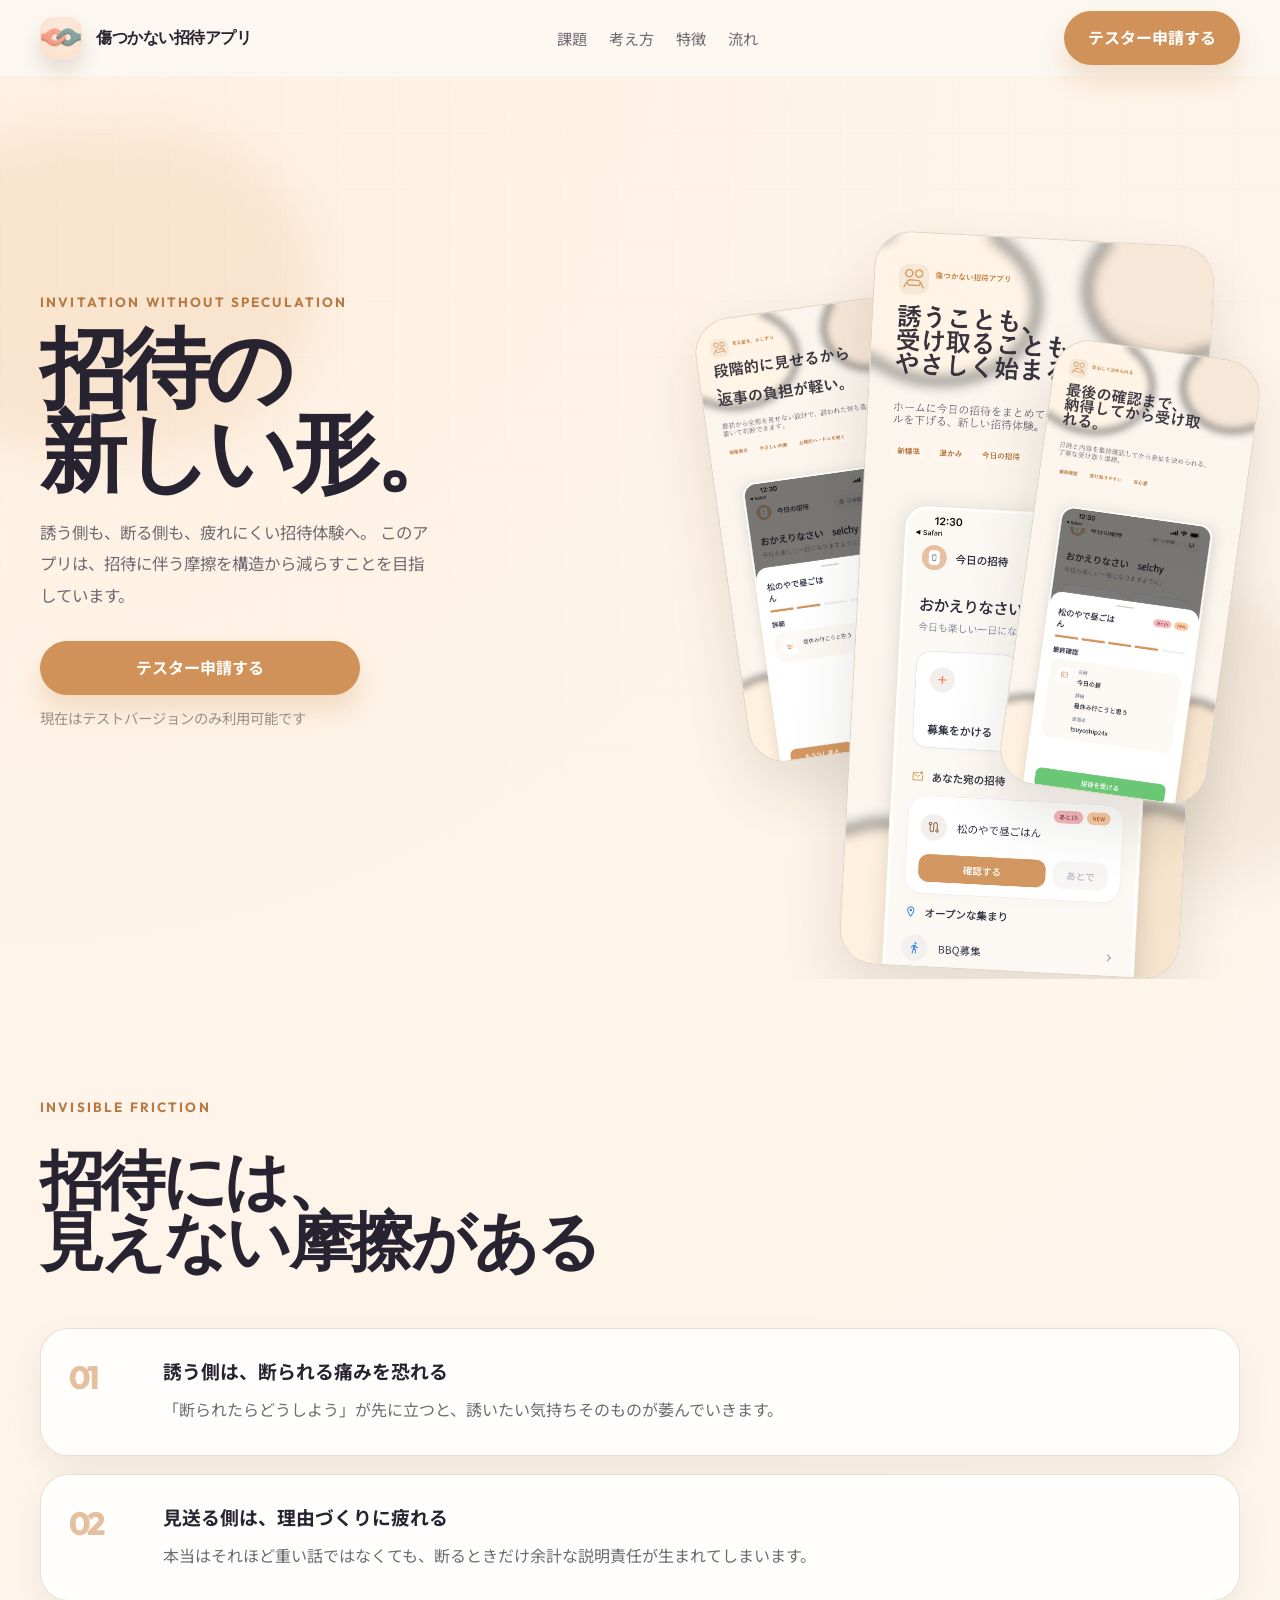
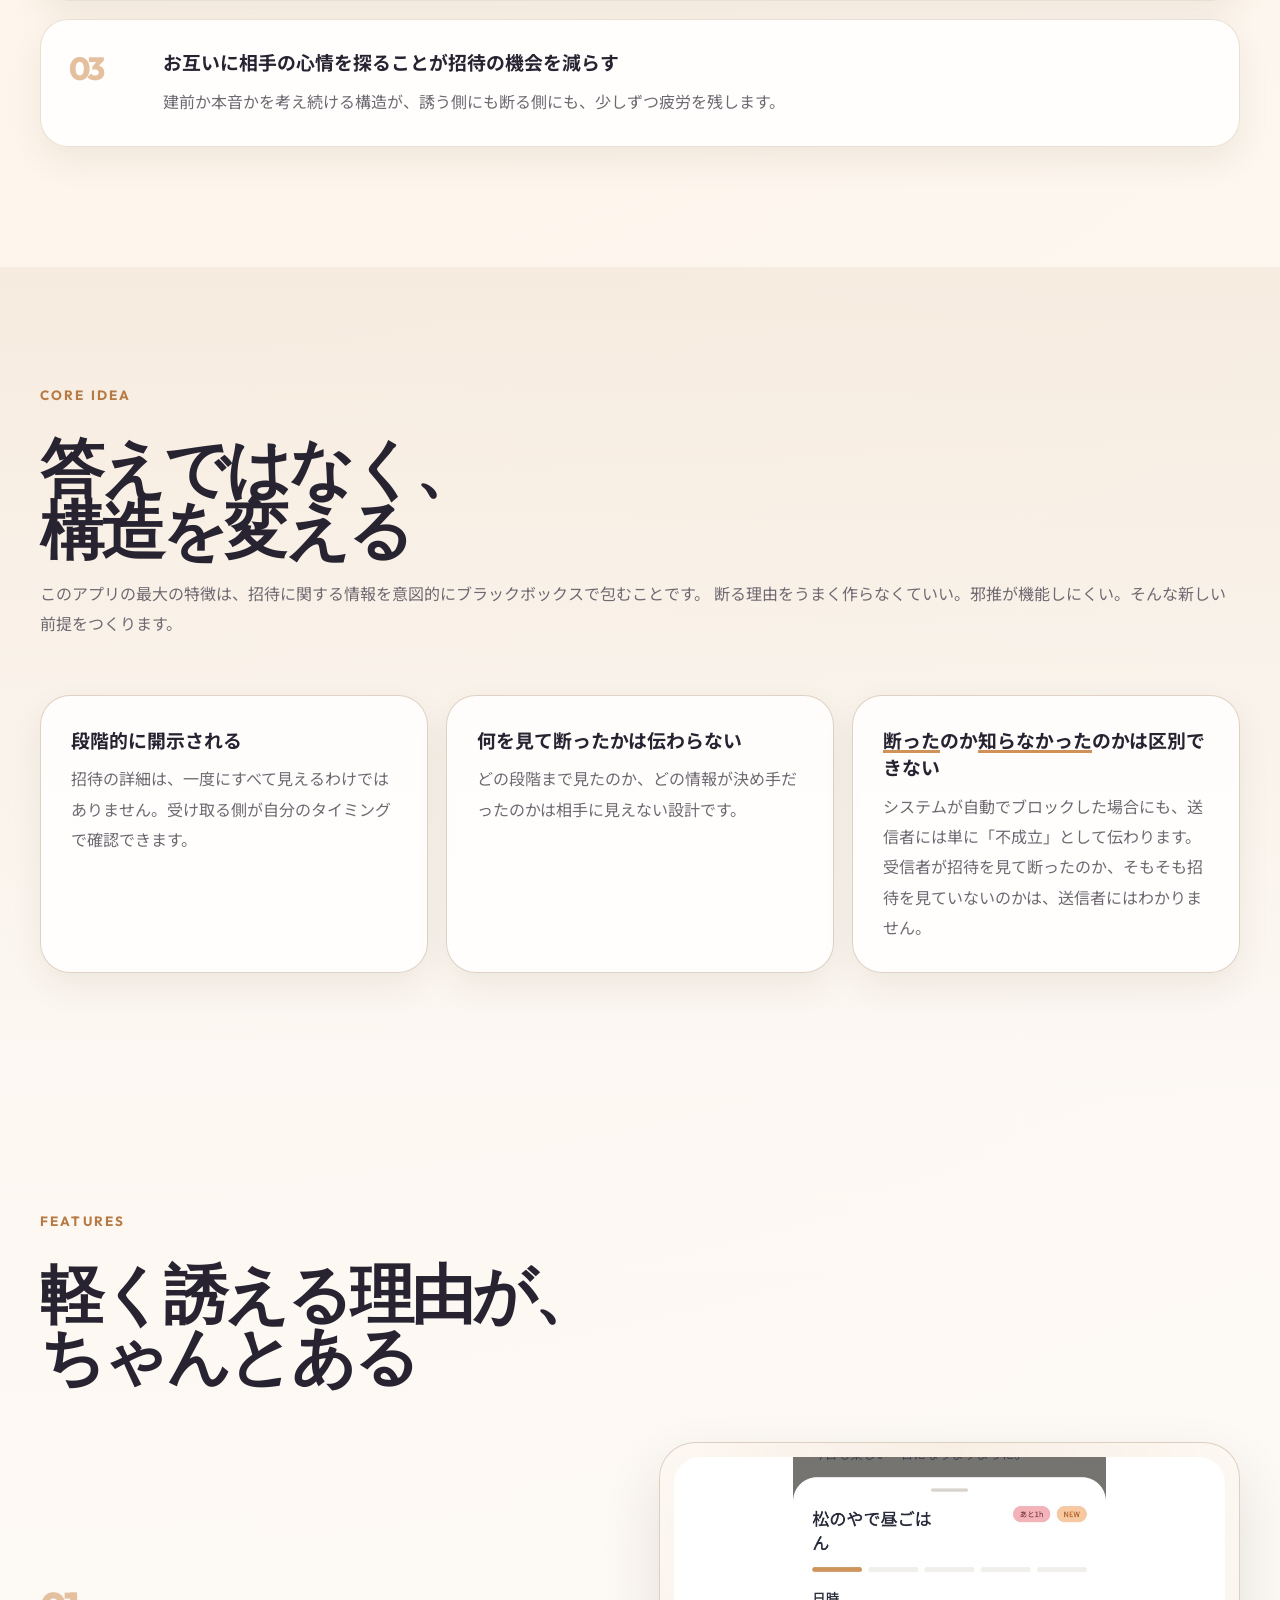
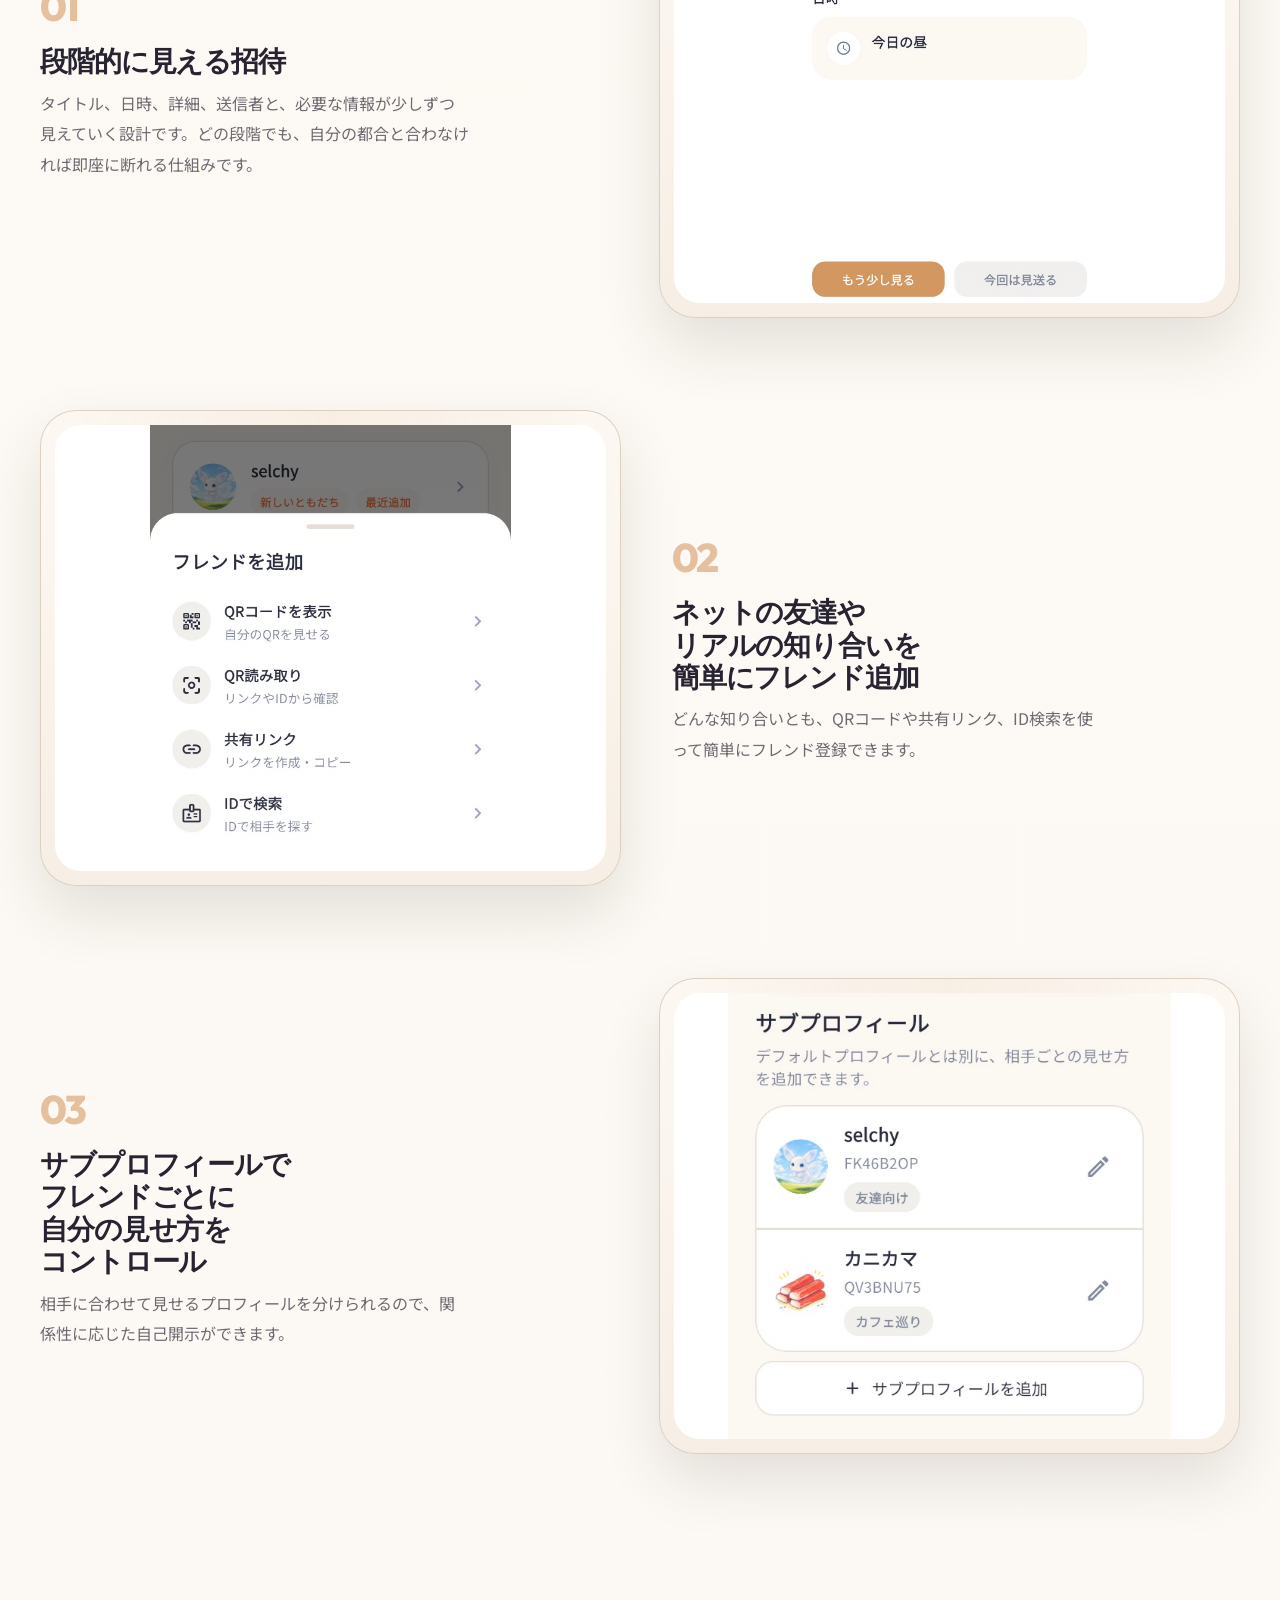
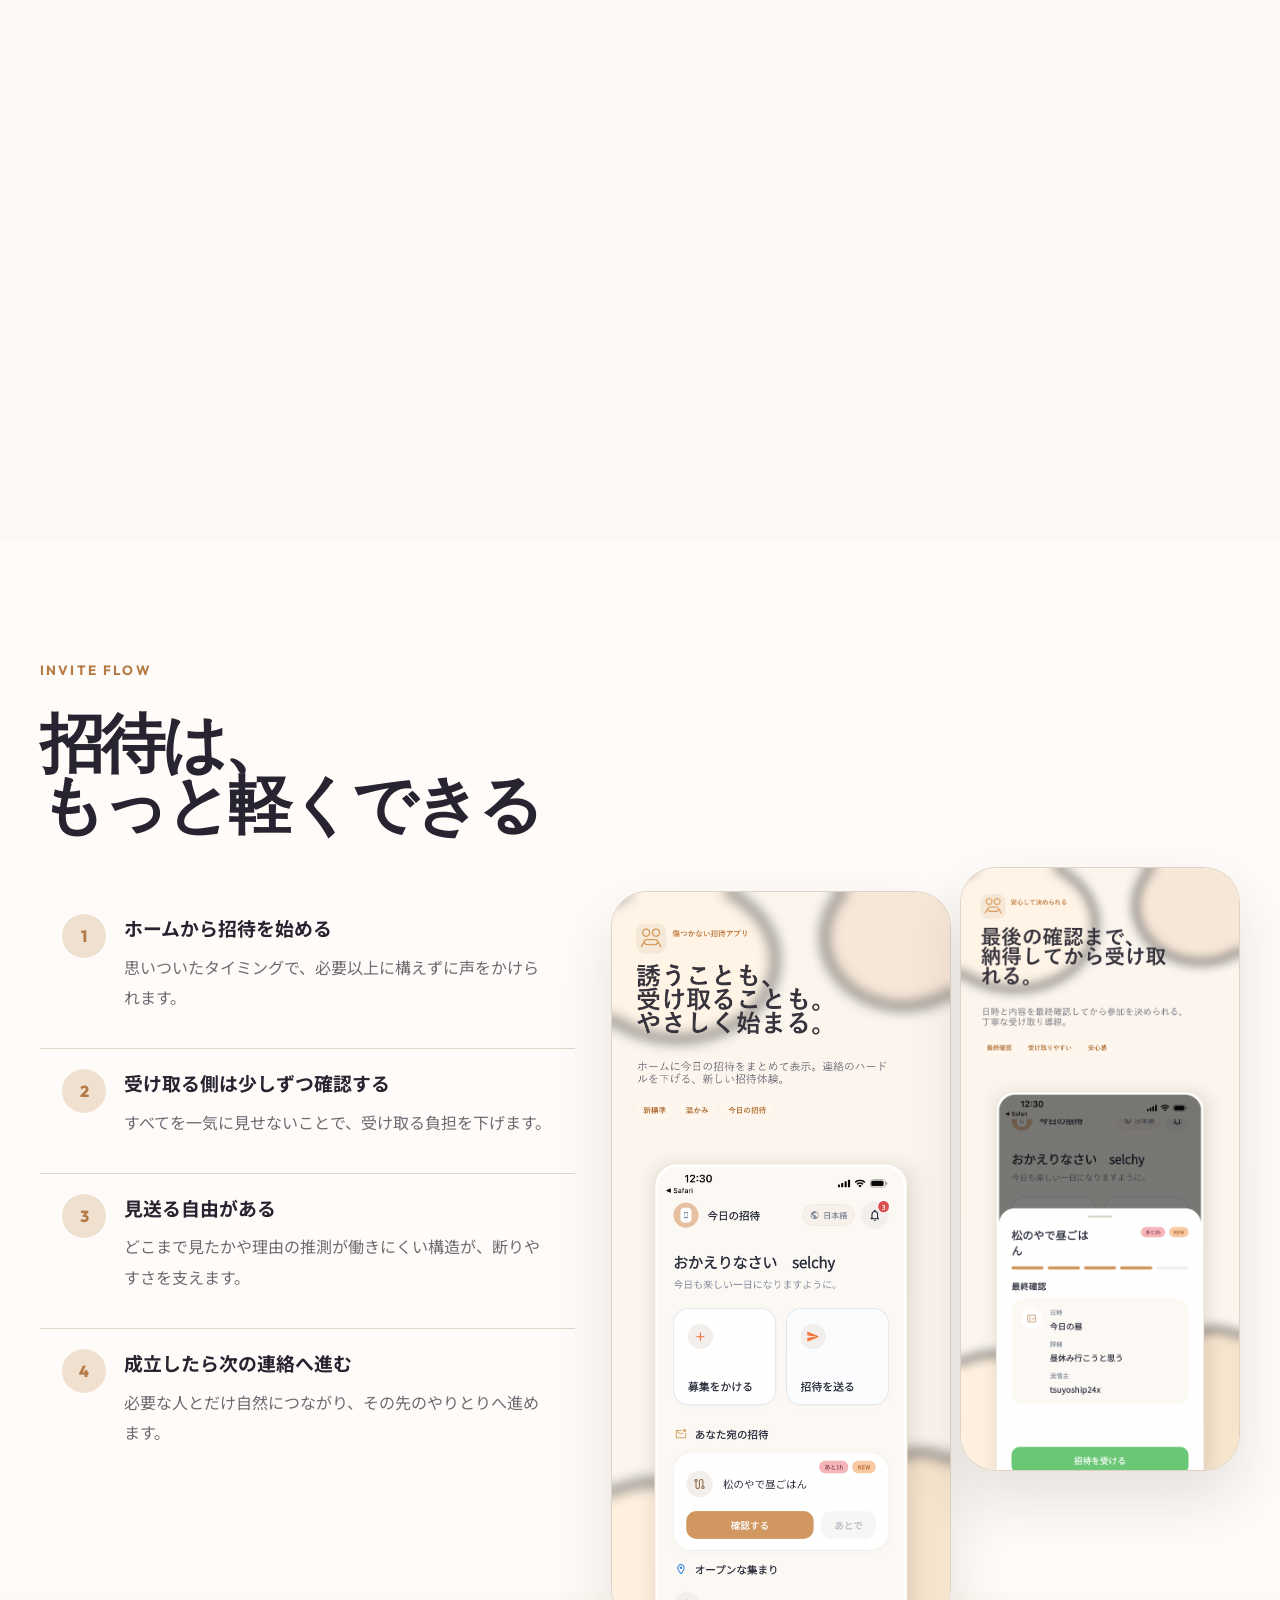
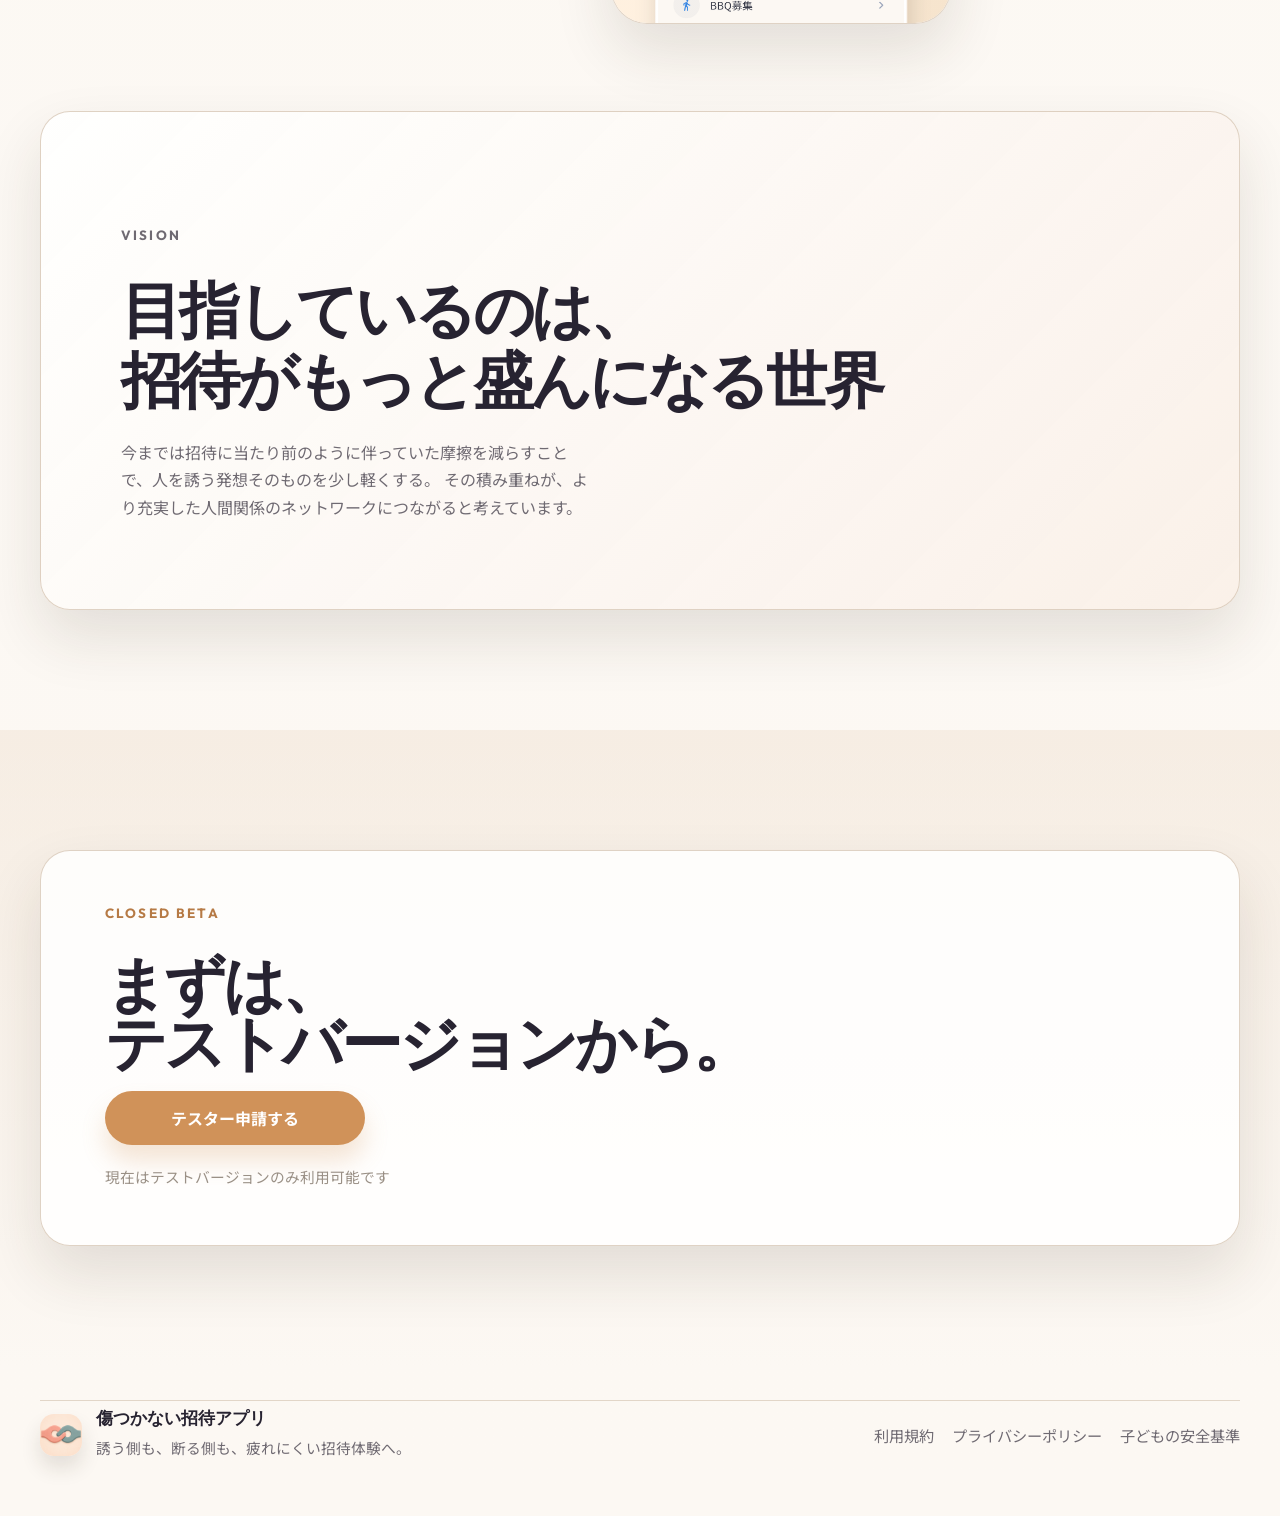
<file: index.html>
<!doctype html>
<html lang="ja">
  <head>
    <meta charset="UTF-8" />
    <meta name="viewport" content="width=device-width, initial-scale=1.0" />
    <title>傷つかない招待アプリ | 招待の新しい形</title>
    <meta
      name="description"
      content="招待に伴う摩擦を減らし、誘う側も断る側も疲れにくい関係を目指す招待アプリ。段階的な情報開示、ブラックボックス設計、フレンド追加、サブプロフィール機能を紹介します。"
    />
    <meta name="theme-color" content="#FCF8F3" />
    <link rel="preconnect" href="https://fonts.googleapis.com" />
    <link rel="preconnect" href="https://fonts.gstatic.com" crossorigin />
    <link
      href="https://fonts.googleapis.com/css2?family=Outfit:wght@400;500;600;700;800&family=Noto+Sans+JP:wght@400;500;600;700;800&display=swap"
      rel="stylesheet"
    />
    <script type="module" crossorigin src="./assets/main-Rbc62n8V.js"></script>
    <link rel="stylesheet" crossorigin href="./assets/main-BLRME-yL.css">
  </head>
  <body>
    <div id="root"></div>
  </body>
</html>
</file>
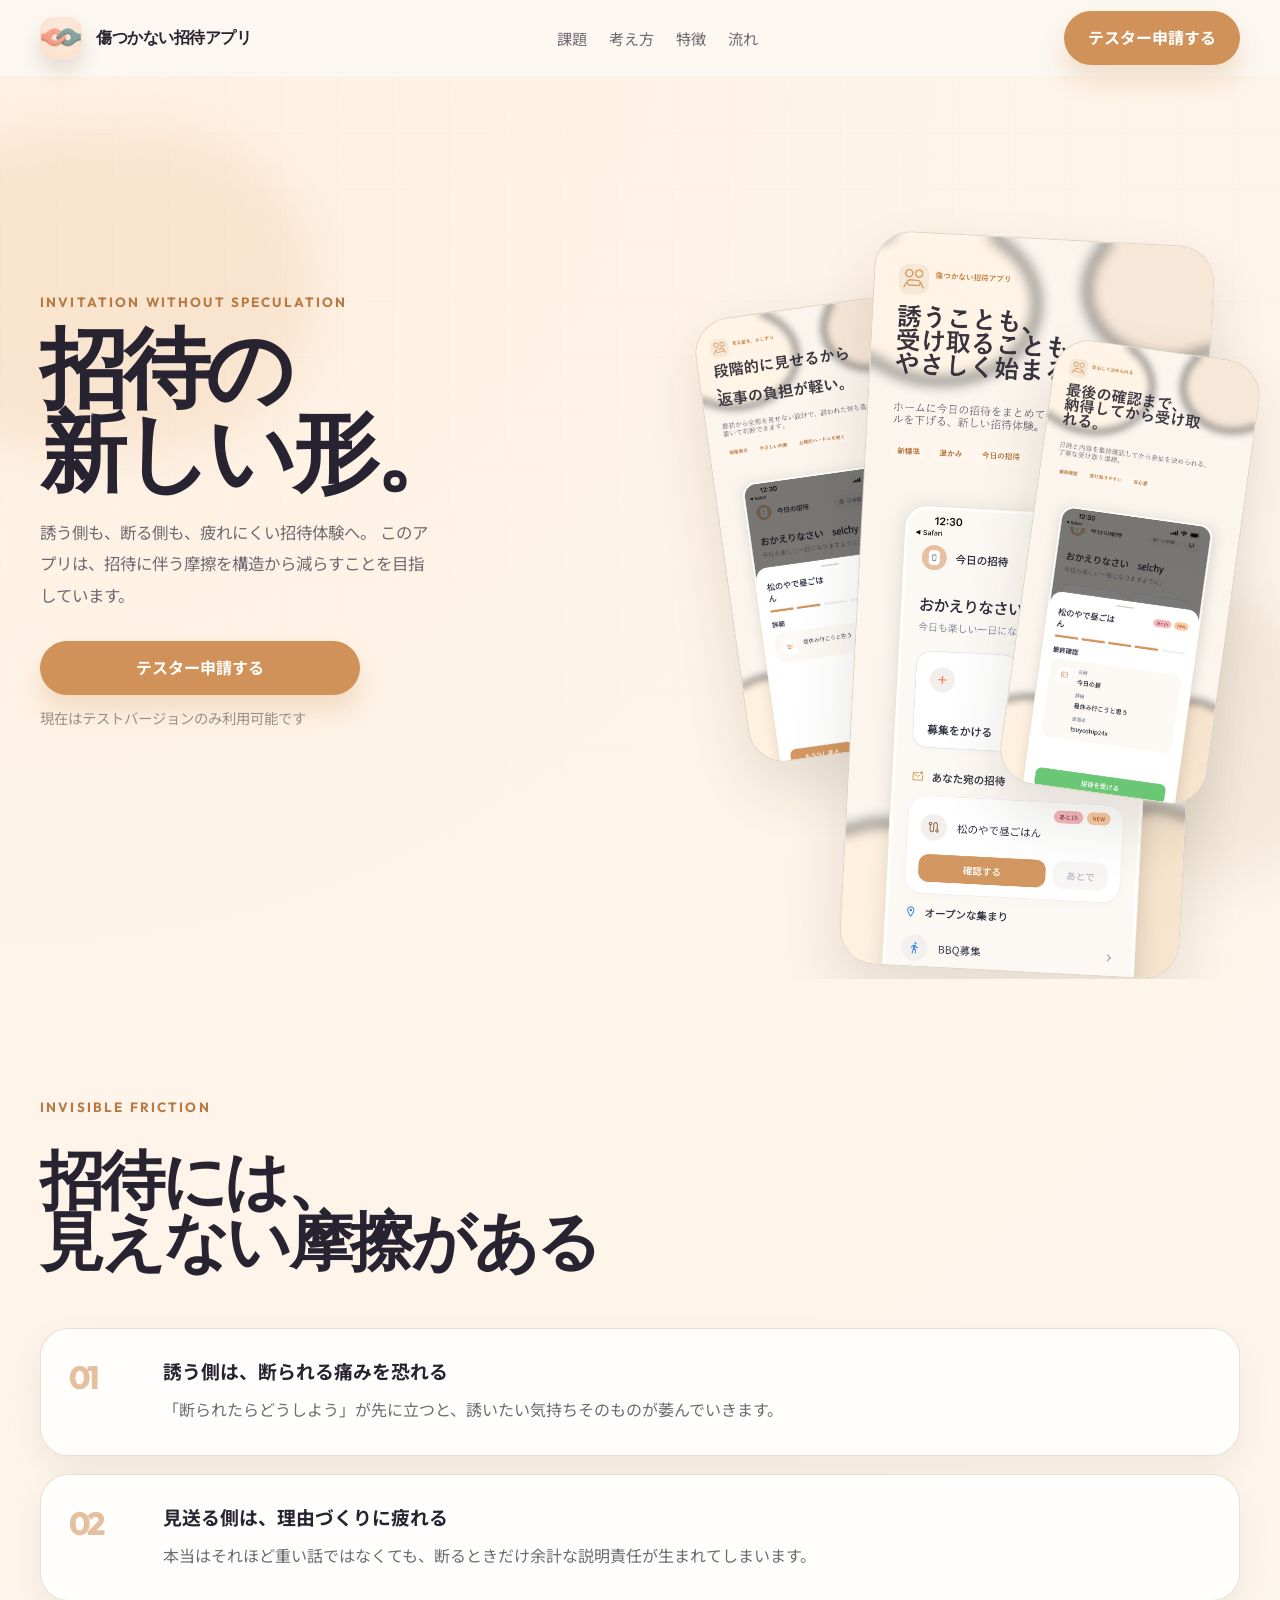
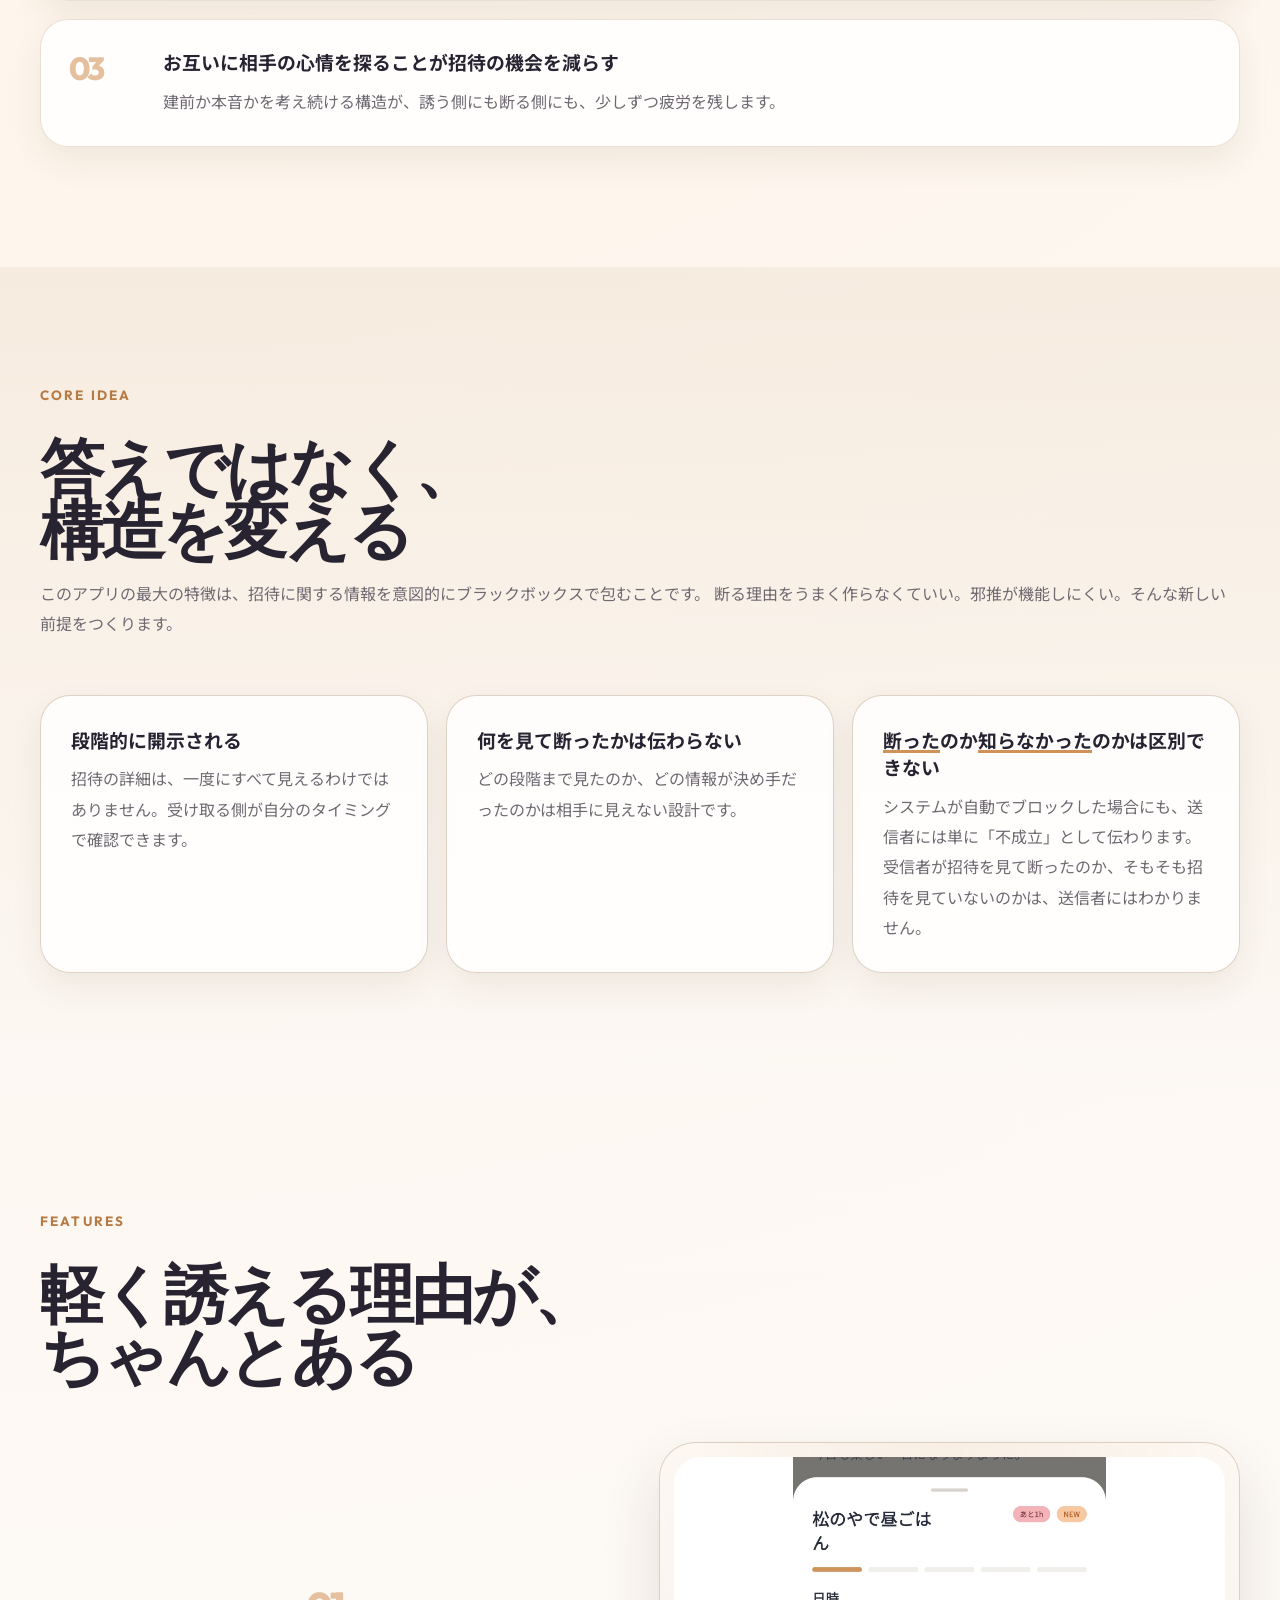
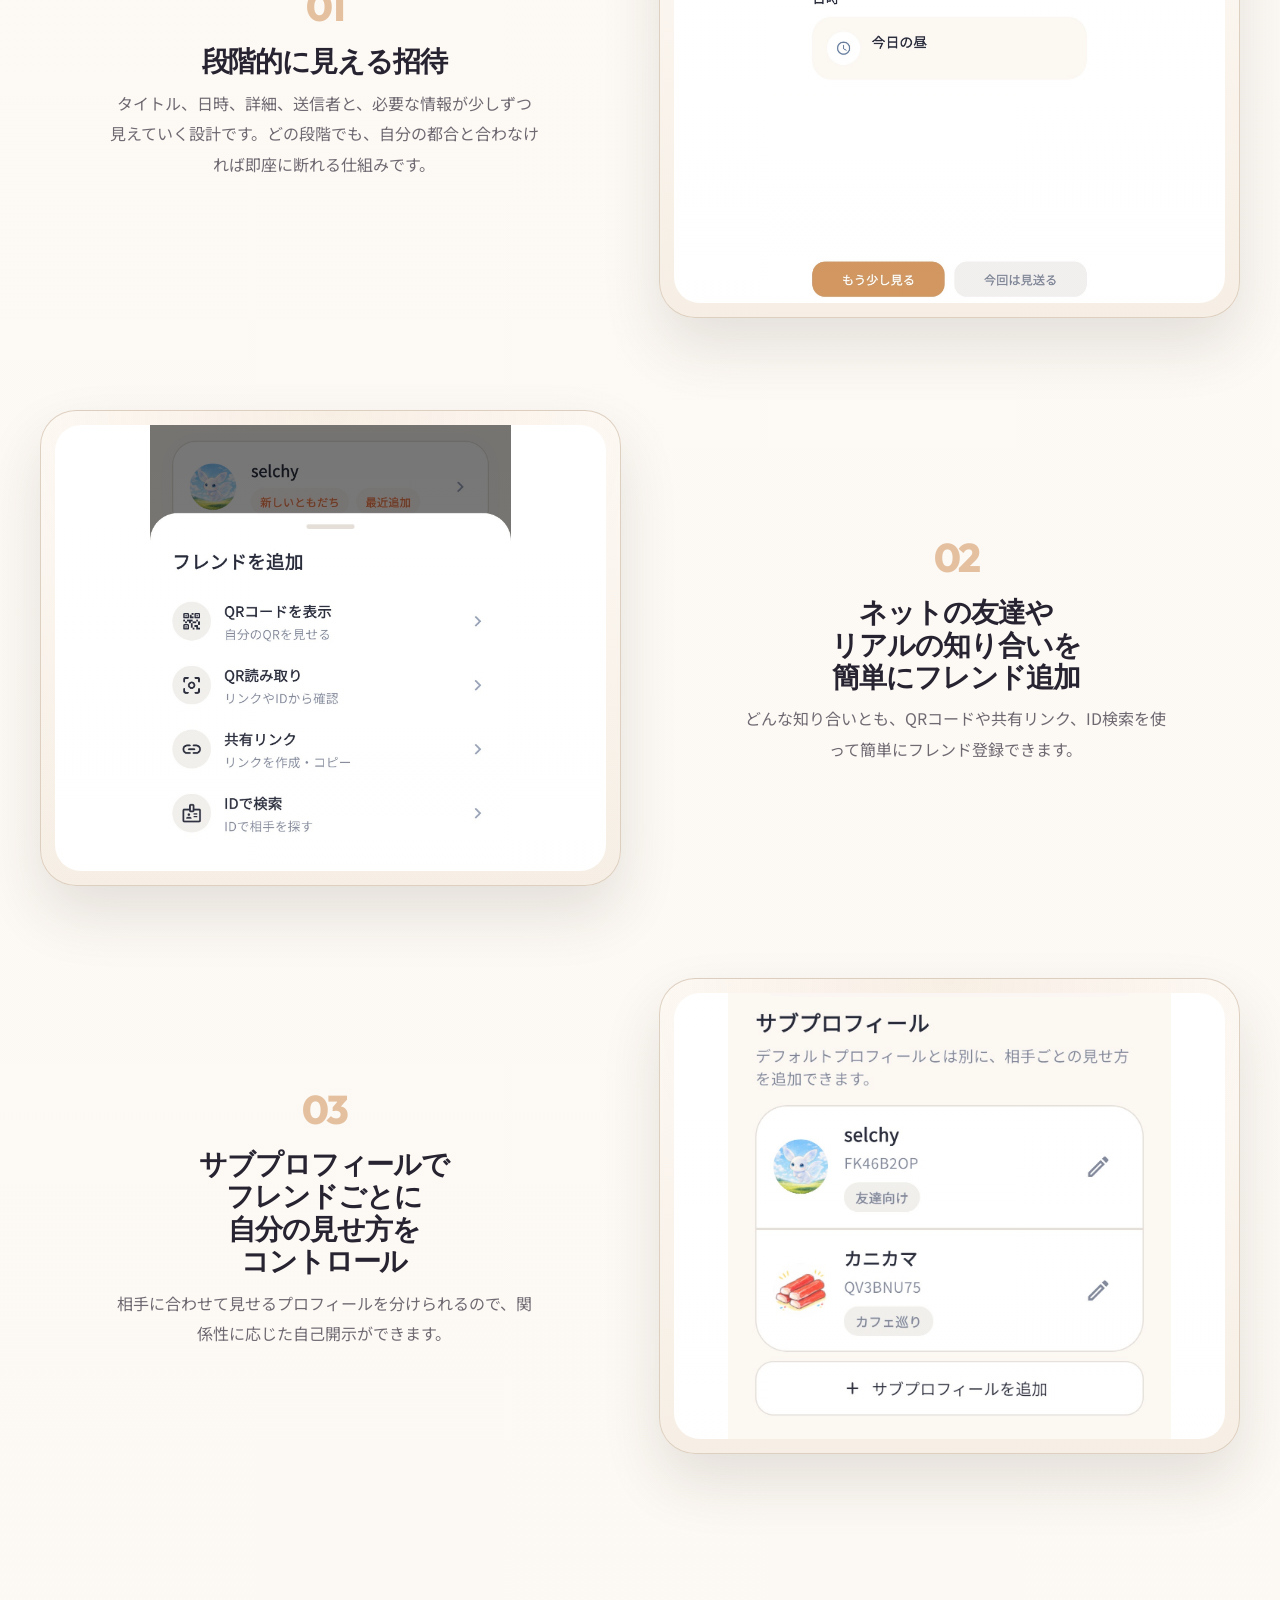
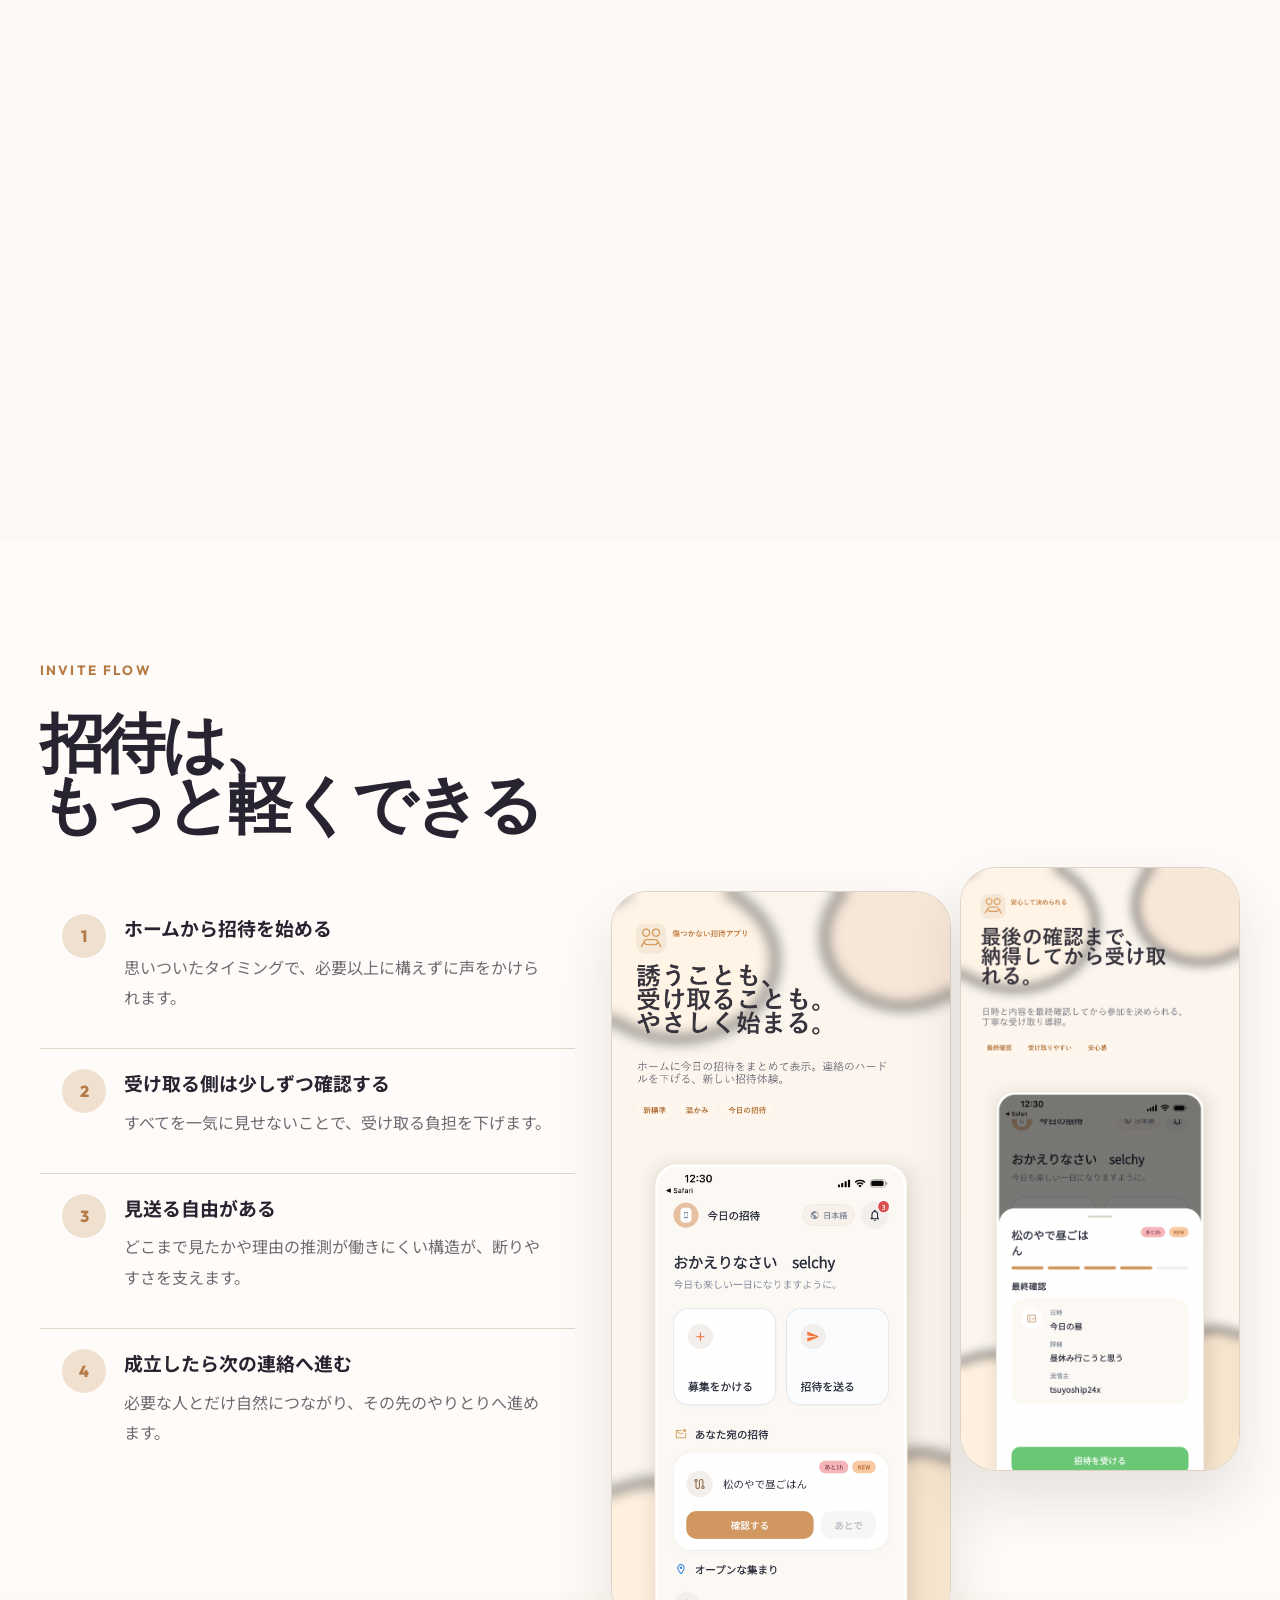
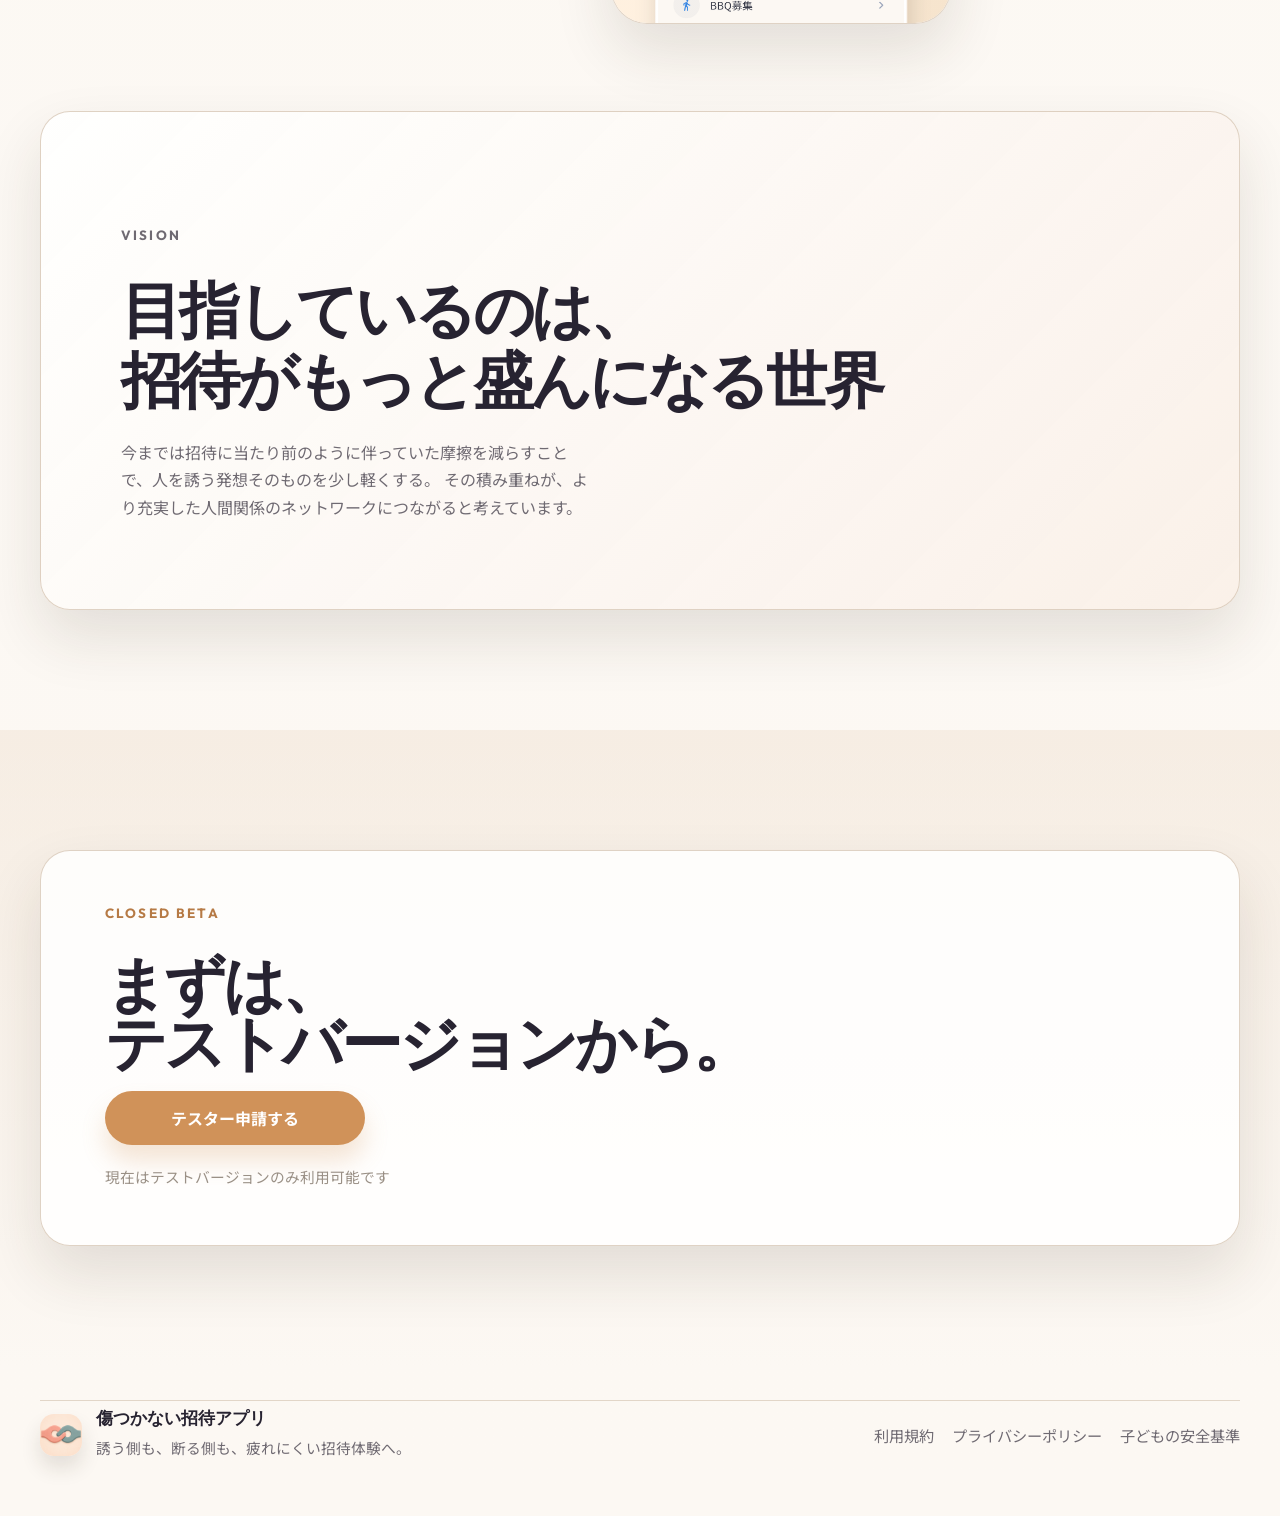
<file: landing/index.html>
<!doctype html>
<html lang="ja">
  <head>
    <meta charset="UTF-8" />
    <meta name="viewport" content="width=device-width, initial-scale=1.0" />
    <title>傷つかない招待アプリ | 招待の新しい形</title>
    <meta
      name="description"
      content="招待に伴う摩擦を減らし、誘う側も断る側も疲れにくい関係を目指す招待アプリ。段階的な情報開示、ブラックボックス設計、フレンド追加、サブプロフィール機能を紹介します。"
    />
    <meta name="theme-color" content="#FCF8F3" />
    <link rel="preconnect" href="https://fonts.googleapis.com" />
    <link rel="preconnect" href="https://fonts.gstatic.com" crossorigin />
    <link
      href="https://fonts.googleapis.com/css2?family=Outfit:wght@400;500;600;700;800&family=Noto+Sans+JP:wght@400;500;600;700;800&display=swap"
      rel="stylesheet"
    />
    <script type="module" crossorigin src="./assets/main-DkuqOhXm.js"></script>
    <link rel="stylesheet" crossorigin href="./assets/main-DJYldutG.css">
  </head>
  <body>
    <div id="root"></div>
  </body>
</html>
</file>
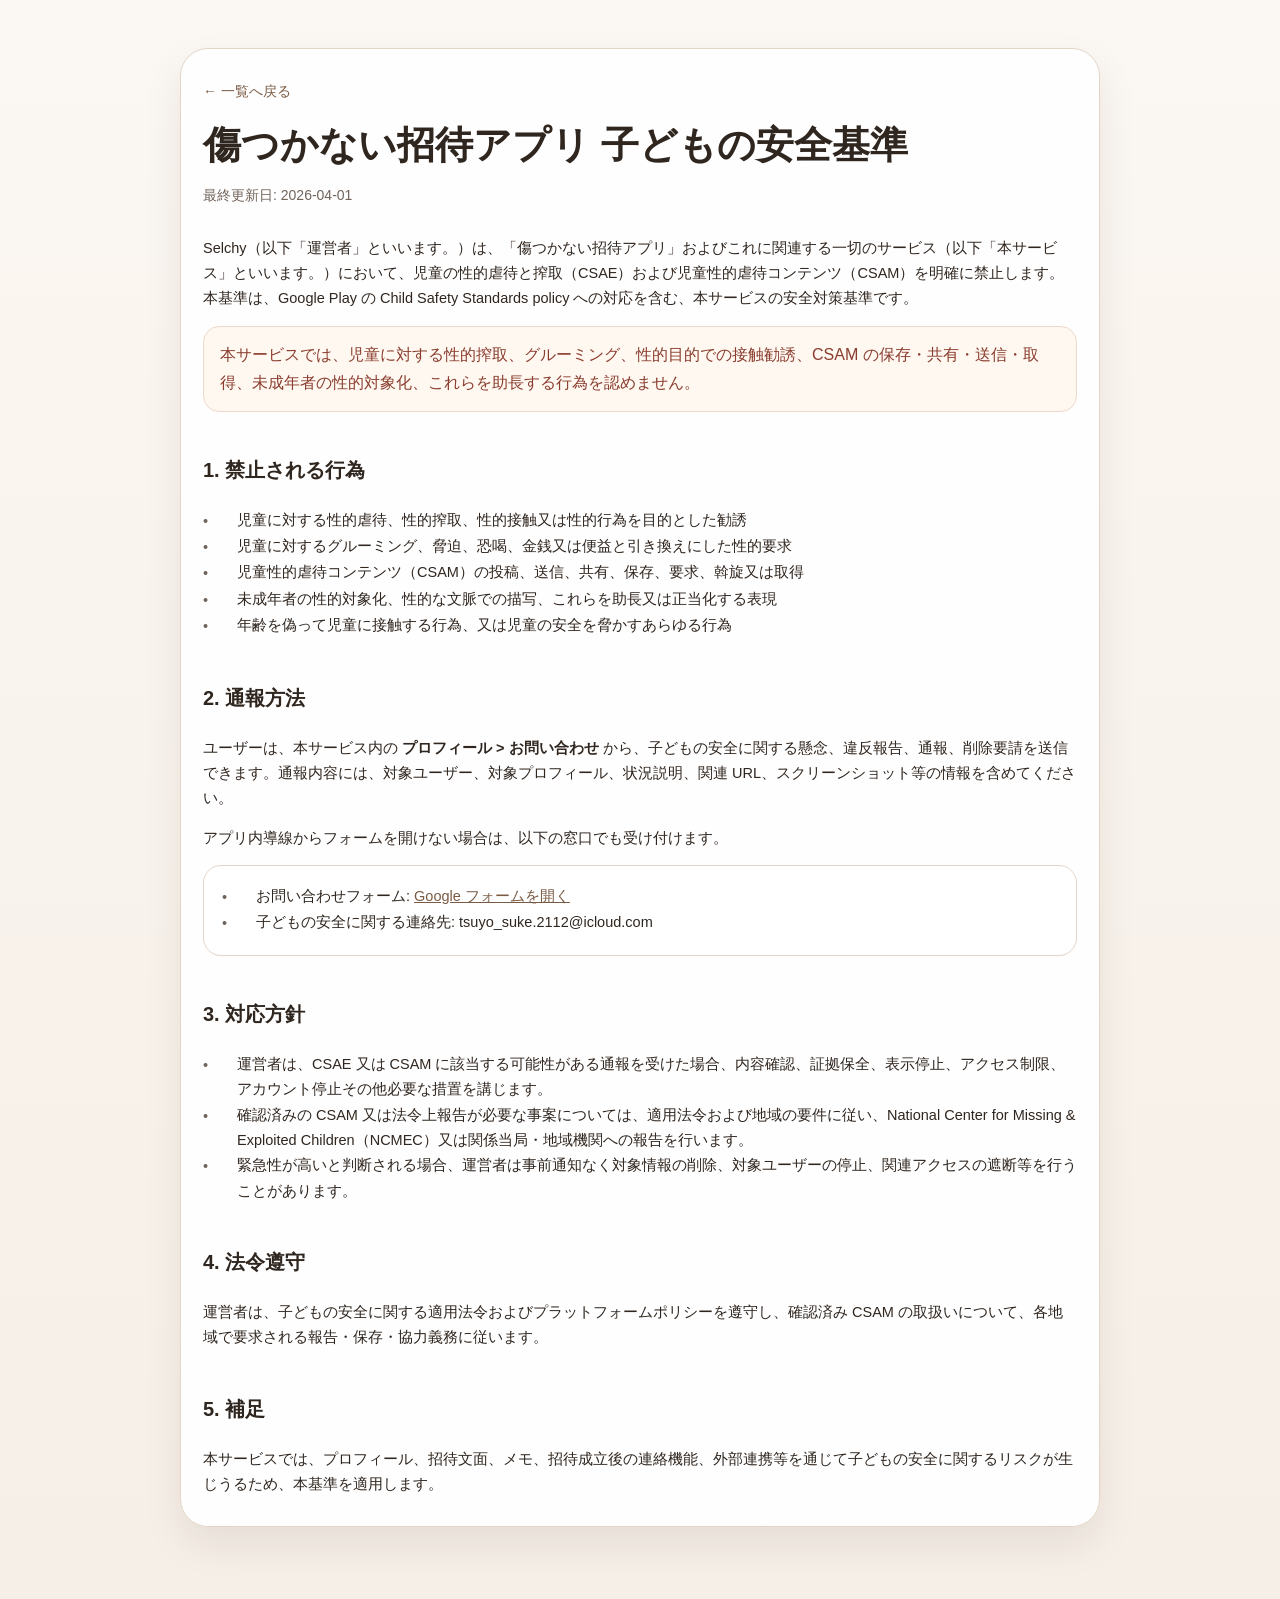
<file: child-safety-standards.html>
<!DOCTYPE html>
<html lang="ja">
<head>
  <meta charset="UTF-8">
  <meta name="viewport" content="width=device-width, initial-scale=1.0">
  <title>傷つかない招待アプリ 子どもの安全基準</title>
  <style>
  :root {
    color-scheme: light;
    --bg: #f6efe7;
    --paper: rgba(255, 255, 255, 0.94);
    --text: #2f261f;
    --muted: #70645b;
    --border: #e3d4c6;
    --accent: #7a5a43;
    --danger: #8a3d2e;
  }
  * { box-sizing: border-box; }
  body {
    margin: 0;
    font-family: "Noto Sans JP", "Hiragino Sans", sans-serif;
    background: linear-gradient(180deg, #fbf7f2 0%, var(--bg) 100%);
    color: var(--text);
    line-height: 1.75;
  }
  main {
    max-width: 960px;
    margin: 0 auto;
    padding: 48px 20px 72px;
  }
  .shell {
    background: var(--paper);
    border: 1px solid var(--border);
    border-radius: 28px;
    padding: 28px 22px;
    box-shadow: 0 18px 40px rgba(42, 30, 18, 0.08);
  }
  .toplink {
    display: inline-flex;
    align-items: center;
    gap: 8px;
    margin-bottom: 18px;
    color: var(--accent);
    text-decoration: none;
    font-size: 14px;
  }
  h1 {
    margin: 0;
    font-size: clamp(28px, 4vw, 38px);
    line-height: 1.25;
  }
  .updated {
    margin-top: 14px;
    color: var(--muted);
    font-size: 14px;
  }
  .content {
    margin-top: 28px;
  }
  .content h2 {
    margin: 30px 0 10px;
    font-size: 20px;
    line-height: 1.4;
  }
  .content h3 {
    margin: 18px 0 8px;
    font-size: 16px;
    line-height: 1.5;
  }
  .content p,
  .content .ordered,
  .content .bullet {
    margin: 0;
    font-size: 14.5px;
  }
  .content .spacer {
    height: 14px;
  }
  .ordered,
  .bullet {
    display: grid;
    grid-template-columns: 24px 1fr;
    column-gap: 10px;
    align-items: start;
  }
  .bullet::before {
    content: "•";
    color: var(--muted);
    padding-top: 1px;
  }
  .ordered .marker {
    color: var(--text);
  }
  .notice {
    padding: 14px 16px;
    border-radius: 16px;
    border: 1px solid #ecd9cb;
    background: #fff8f1;
    color: var(--danger);
  }
  .contact {
    padding: 18px;
    border-radius: 18px;
    border: 1px solid var(--border);
    background: #fff;
  }
  a { color: var(--accent); }
  @media (max-width: 640px) {
    .shell { padding: 22px 16px; border-radius: 22px; }
    main { padding: 28px 14px 48px; }
  }
  </style>
</head>
<body>
  <main>
    <article class="shell">
      <a class="toplink" href="/kizutsukanai-site/legal-documents.html">← 一覧へ戻る</a>
      <h1>傷つかない招待アプリ 子どもの安全基準</h1>
      <div class="updated">最終更新日: 2026-04-01</div>
      <section class="content">
        <p>Selchy（以下「運営者」といいます。）は、「傷つかない招待アプリ」およびこれに関連する一切のサービス（以下「本サービス」といいます。）において、児童の性的虐待と搾取（CSAE）および児童性的虐待コンテンツ（CSAM）を明確に禁止します。本基準は、Google Play の Child Safety Standards policy への対応を含む、本サービスの安全対策基準です。</p>
        <div class="spacer"></div>
        <div class="notice">本サービスでは、児童に対する性的搾取、グルーミング、性的目的での接触勧誘、CSAM の保存・共有・送信・取得、未成年者の性的対象化、これらを助長する行為を認めません。</div>

        <div class="spacer"></div>
        <h2>1. 禁止される行為</h2>
        <div class="spacer"></div>
        <div class="bullet"><div>児童に対する性的虐待、性的搾取、性的接触又は性的行為を目的とした勧誘</div></div>
        <div class="bullet"><div>児童に対するグルーミング、脅迫、恐喝、金銭又は便益と引き換えにした性的要求</div></div>
        <div class="bullet"><div>児童性的虐待コンテンツ（CSAM）の投稿、送信、共有、保存、要求、斡旋又は取得</div></div>
        <div class="bullet"><div>未成年者の性的対象化、性的な文脈での描写、これらを助長又は正当化する表現</div></div>
        <div class="bullet"><div>年齢を偽って児童に接触する行為、又は児童の安全を脅かすあらゆる行為</div></div>

        <div class="spacer"></div>
        <h2>2. 通報方法</h2>
        <div class="spacer"></div>
        <p>ユーザーは、本サービス内の <strong>プロフィール &gt; お問い合わせ</strong> から、子どもの安全に関する懸念、違反報告、通報、削除要請を送信できます。通報内容には、対象ユーザー、対象プロフィール、状況説明、関連 URL、スクリーンショット等の情報を含めてください。</p>
        <div class="spacer"></div>
        <p>アプリ内導線からフォームを開けない場合は、以下の窓口でも受け付けます。</p>
        <div class="spacer"></div>
        <div class="contact">
          <div class="bullet"><div>お問い合わせフォーム: <a href="https://docs.google.com/forms/d/e/1FAIpQLSdhaTQfcDpIWdSzFA9Vqvb9R7kUrXg1742PqpgoOieuz2YJrA/viewform?usp=publish-editor">Google フォームを開く</a></div></div>
          <div class="bullet"><div>子どもの安全に関する連絡先: tsuyo_suke.2112@icloud.com</div></div>
        </div>

        <div class="spacer"></div>
        <h2>3. 対応方針</h2>
        <div class="spacer"></div>
        <div class="bullet"><div>運営者は、CSAE 又は CSAM に該当する可能性がある通報を受けた場合、内容確認、証拠保全、表示停止、アクセス制限、アカウント停止その他必要な措置を講じます。</div></div>
        <div class="bullet"><div>確認済みの CSAM 又は法令上報告が必要な事案については、適用法令および地域の要件に従い、National Center for Missing & Exploited Children（NCMEC）又は関係当局・地域機関への報告を行います。</div></div>
        <div class="bullet"><div>緊急性が高いと判断される場合、運営者は事前通知なく対象情報の削除、対象ユーザーの停止、関連アクセスの遮断等を行うことがあります。</div></div>

        <div class="spacer"></div>
        <h2>4. 法令遵守</h2>
        <div class="spacer"></div>
        <p>運営者は、子どもの安全に関する適用法令およびプラットフォームポリシーを遵守し、確認済み CSAM の取扱いについて、各地域で要求される報告・保存・協力義務に従います。</p>

        <div class="spacer"></div>
        <h2>5. 補足</h2>
        <div class="spacer"></div>
        <p>本サービスでは、プロフィール、招待文面、メモ、招待成立後の連絡機能、外部連携等を通じて子どもの安全に関するリスクが生じうるため、本基準を適用します。</p>
      </section>
    </article>
  </main>
</body>
</html>
</file>
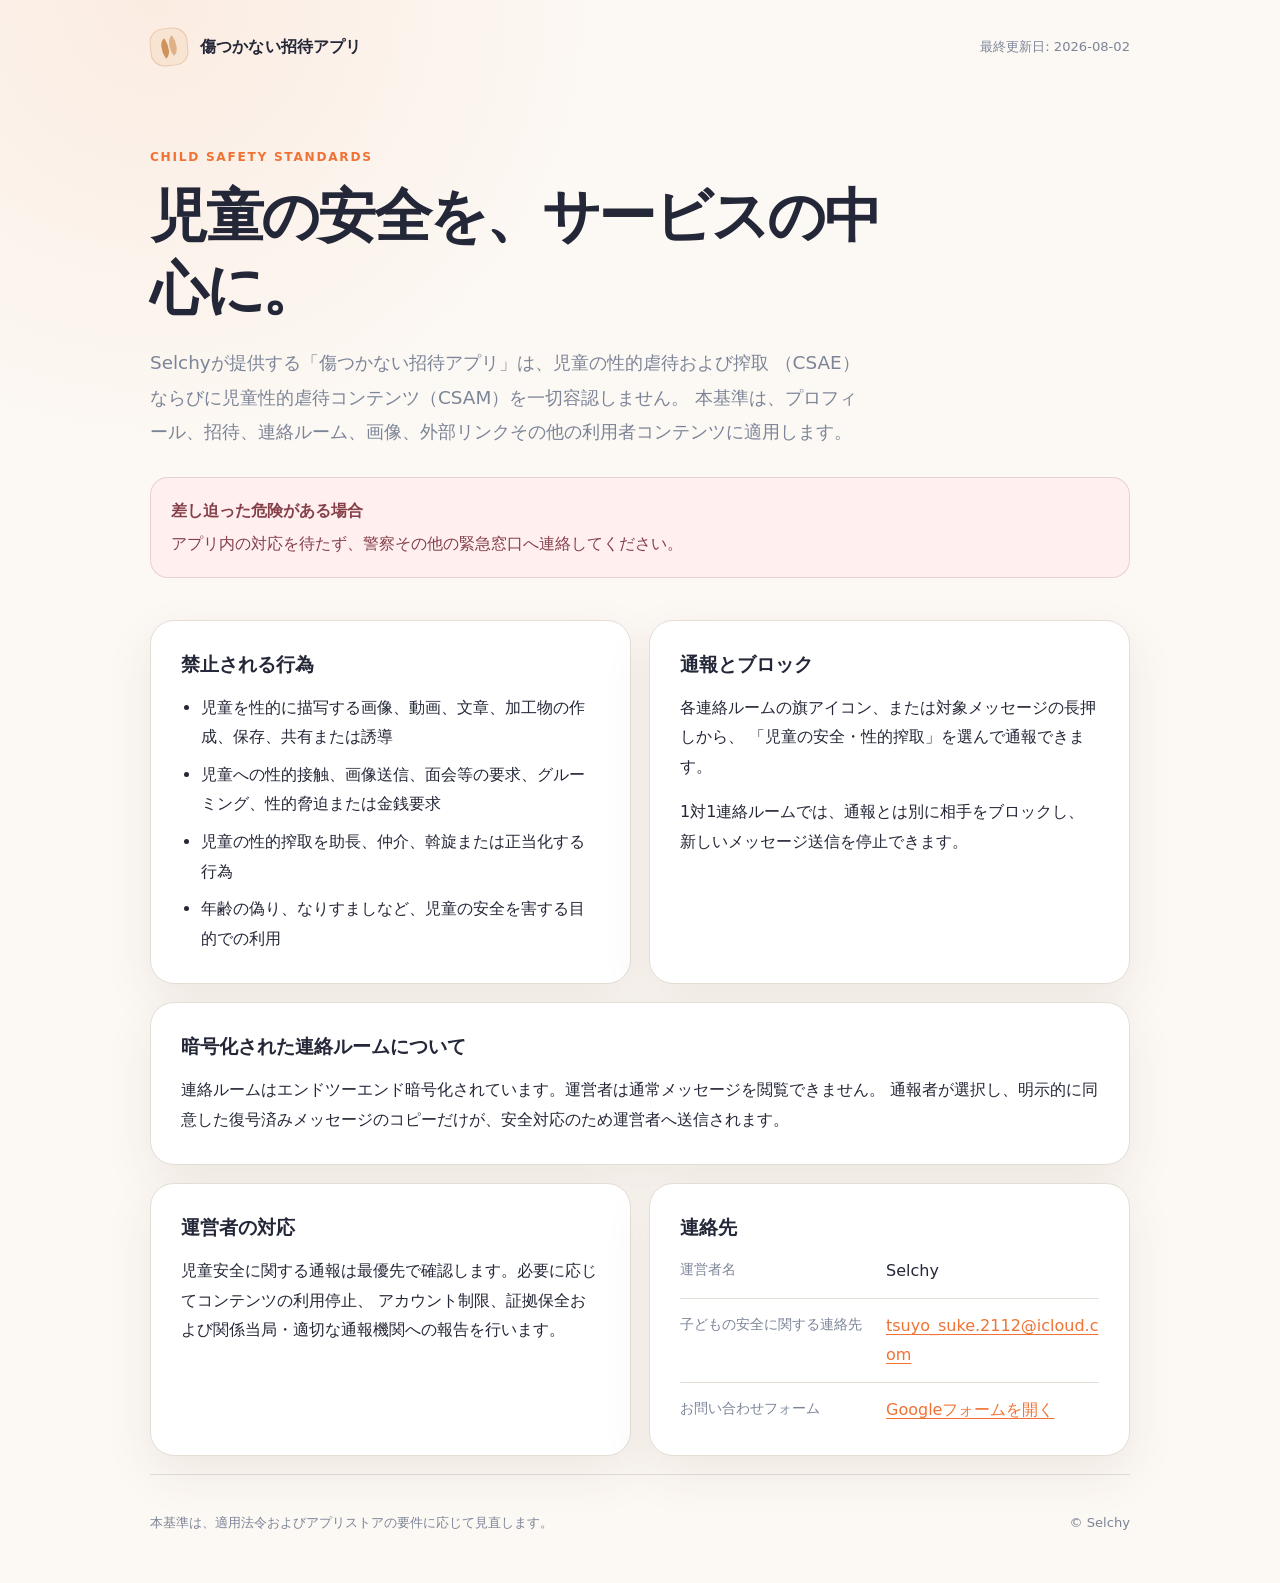
<file: child-safety.html>
<!doctype html>
<html lang="ja">
  <head>
    <meta charset="utf-8" />
    <meta name="viewport" content="width=device-width, initial-scale=1" />
    <meta name="theme-color" content="#fcf8f3" />
    <meta
      name="description"
      content="傷つかない招待アプリの児童の安全基準。CSAE・CSAMへの対応、通報方法、連絡先をご案内します。"
    />
    <link rel="icon" href="./images/logo_mark_alt.png" />
    <link rel="canonical" href="./child-safety.html" />
    <title>児童の安全基準 | 傷つかない招待アプリ</title>
    <style>
      :root {
        color-scheme: light;
        --background: #fcf8f3;
        --surface: #ffffff;
        --surface-soft: #f2efec;
        --border: #e4ded7;
        --text: #242737;
        --muted: #7c8598;
        --primary: #d09259;
        --link: #f07335;
        --danger-soft: #fff0ef;
        --danger-text: #853f49;
        --shadow: 0 18px 50px rgba(72, 50, 35, 0.08);
      }

      * {
        box-sizing: border-box;
      }

      html {
        background: var(--background);
        scroll-behavior: smooth;
      }

      body {
        margin: 0;
        background:
          radial-gradient(circle at 12% 0%, rgba(240, 115, 53, 0.09), transparent 28rem),
          var(--background);
        color: var(--text);
        font-family:
          "Noto Sans JP", "Hiragino Kaku Gothic ProN", "Yu Gothic", Meiryo,
          system-ui, sans-serif;
        line-height: 1.85;
      }

      a {
        color: var(--link);
        text-underline-offset: 0.18em;
      }

      a:focus-visible,
      .brand:focus-visible {
        outline: 3px solid rgba(240, 115, 53, 0.35);
        outline-offset: 4px;
      }

      .site-header,
      main,
      footer {
        width: min(100% - 40px, 980px);
        margin-inline: auto;
      }

      .site-header {
        display: flex;
        align-items: center;
        justify-content: space-between;
        gap: 24px;
        padding: 28px 0 18px;
      }

      .brand {
        display: inline-flex;
        align-items: center;
        gap: 12px;
        color: var(--text);
        font-weight: 800;
        text-decoration: none;
        letter-spacing: 0.01em;
      }

      .brand-mark {
        position: relative;
        display: inline-grid;
        width: 38px;
        height: 38px;
        place-items: center;
        border: 1px solid rgba(208, 146, 89, 0.35);
        border-radius: 14px;
        background: #f7e4d3;
        transform: rotate(-6deg);
      }

      .brand-mark::before,
      .brand-mark::after {
        content: "";
        position: absolute;
        display: block;
        width: 10px;
        height: 18px;
        border-radius: 100% 0 100% 0;
        background: var(--primary);
      }

      .brand-mark::before {
        transform: translate(-4px, 1px) rotate(-28deg);
      }

      .brand-mark::after {
        transform: translate(4px, -1px) rotate(152deg);
        opacity: 0.62;
      }

      .updated {
        color: var(--muted);
        font-size: 0.82rem;
      }

      .hero {
        padding: 62px 0 42px;
      }

      .eyebrow {
        margin: 0 0 12px;
        color: var(--link);
        font-size: 0.76rem;
        font-weight: 800;
        letter-spacing: 0.14em;
      }

      h1,
      h2,
      p {
        margin-top: 0;
      }

      h1 {
        max-width: 760px;
        margin-bottom: 20px;
        font-size: clamp(2rem, 5vw, 3.65rem);
        line-height: 1.25;
        letter-spacing: -0.04em;
      }

      .lead {
        max-width: 720px;
        margin-bottom: 0;
        color: var(--muted);
        font-size: clamp(1rem, 2vw, 1.15rem);
      }

      .content-grid {
        display: grid;
        grid-template-columns: repeat(2, minmax(0, 1fr));
        gap: 18px;
        padding-bottom: 18px;
      }

      .card {
        padding: 30px;
        border: 1px solid var(--border);
        border-radius: 24px;
        background: var(--surface);
        box-shadow: var(--shadow);
      }

      .card.wide {
        grid-column: 1 / -1;
      }

      h2 {
        margin-bottom: 14px;
        font-size: 1.2rem;
        line-height: 1.45;
      }

      .card p:last-child,
      .card ul:last-child {
        margin-bottom: 0;
      }

      ul {
        margin: 0;
        padding-left: 1.25rem;
      }

      li + li {
        margin-top: 8px;
      }

      .notice {
        margin-top: 28px;
        padding: 18px 20px;
        border: 1px solid rgba(133, 63, 73, 0.18);
        border-radius: 18px;
        background: var(--danger-soft);
        color: var(--danger-text);
      }

      .notice strong {
        display: block;
        margin-bottom: 4px;
      }

      .contact-list {
        display: grid;
        gap: 12px;
        margin: 0;
      }

      .contact-list div {
        display: grid;
        grid-template-columns: 190px minmax(0, 1fr);
        gap: 16px;
        padding-bottom: 12px;
        border-bottom: 1px solid var(--border);
      }

      .contact-list div:last-child {
        padding-bottom: 0;
        border-bottom: 0;
      }

      dt {
        color: var(--muted);
        font-size: 0.9rem;
      }

      dd {
        margin: 0;
        overflow-wrap: anywhere;
      }

      .footer-inner {
        display: flex;
        justify-content: space-between;
        gap: 20px;
        padding: 36px 0 48px;
        border-top: 1px solid var(--border);
        color: var(--muted);
        font-size: 0.82rem;
      }

      @media (max-width: 700px) {
        .site-header,
        main,
        footer {
          width: min(100% - 28px, 980px);
        }

        .site-header {
          align-items: flex-start;
          flex-direction: column;
          gap: 10px;
        }

        .hero {
          padding: 42px 0 30px;
        }

        .content-grid {
          grid-template-columns: 1fr;
        }

        .card.wide {
          grid-column: auto;
        }

        .card {
          padding: 24px;
          border-radius: 20px;
        }

        .contact-list div {
          grid-template-columns: 1fr;
          gap: 2px;
        }

        .footer-inner {
          align-items: flex-start;
          flex-direction: column;
        }
      }

      @media (prefers-reduced-motion: reduce) {
        html {
          scroll-behavior: auto;
        }
      }
    </style>
  </head>
  <body>
    <header class="site-header">
      <a class="brand" href="./" aria-label="傷つかない招待アプリのトップへ">
        <span class="brand-mark" aria-hidden="true"></span>
        <span>傷つかない招待アプリ</span>
      </a>
      <div class="updated">最終更新日: 2026-08-02</div>
    </header>

    <main>
      <section class="hero" aria-labelledby="page-title">
        <p class="eyebrow">CHILD SAFETY STANDARDS</p>
        <h1 id="page-title">児童の安全を、サービスの中心に。</h1>
        <p class="lead">
          Selchyが提供する「傷つかない招待アプリ」は、児童の性的虐待および搾取
          （CSAE）ならびに児童性的虐待コンテンツ（CSAM）を一切容認しません。
          本基準は、プロフィール、招待、連絡ルーム、画像、外部リンクその他の利用者コンテンツに適用します。
        </p>
        <div class="notice" role="note">
          <strong>差し迫った危険がある場合</strong>
          アプリ内の対応を待たず、警察その他の緊急窓口へ連絡してください。
        </div>
      </section>

      <div class="content-grid">
        <section class="card" aria-labelledby="prohibited-title">
          <h2 id="prohibited-title">禁止される行為</h2>
          <ul>
            <li>児童を性的に描写する画像、動画、文章、加工物の作成、保存、共有または誘導</li>
            <li>児童への性的接触、画像送信、面会等の要求、グルーミング、性的脅迫または金銭要求</li>
            <li>児童の性的搾取を助長、仲介、斡旋または正当化する行為</li>
            <li>年齢の偽り、なりすましなど、児童の安全を害する目的での利用</li>
          </ul>
        </section>

        <section class="card" aria-labelledby="report-title">
          <h2 id="report-title">通報とブロック</h2>
          <p>
            各連絡ルームの旗アイコン、または対象メッセージの長押しから、
            「児童の安全・性的搾取」を選んで通報できます。
          </p>
          <p>
            1対1連絡ルームでは、通報とは別に相手をブロックし、新しいメッセージ送信を停止できます。
          </p>
        </section>

        <section class="card wide" aria-labelledby="privacy-title">
          <h2 id="privacy-title">暗号化された連絡ルームについて</h2>
          <p>
            連絡ルームはエンドツーエンド暗号化されています。運営者は通常メッセージを閲覧できません。
            通報者が選択し、明示的に同意した復号済みメッセージのコピーだけが、安全対応のため運営者へ送信されます。
          </p>
        </section>

        <section class="card" aria-labelledby="response-title">
          <h2 id="response-title">運営者の対応</h2>
          <p>
            児童安全に関する通報は最優先で確認します。必要に応じてコンテンツの利用停止、
            アカウント制限、証拠保全および関係当局・適切な通報機関への報告を行います。
          </p>
        </section>

        <section class="card" aria-labelledby="contact-title">
          <h2 id="contact-title">連絡先</h2>
          <dl class="contact-list">
            <div>
              <dt>運営者名</dt>
              <dd>Selchy</dd>
            </div>
            <div>
              <dt>子どもの安全に関する連絡先</dt>
              <dd><a href="mailto:tsuyo_suke.2112@icloud.com">tsuyo_suke.2112@icloud.com</a></dd>
            </div>
            <div>
              <dt>お問い合わせフォーム</dt>
              <dd>
                <a
                  href="https://docs.google.com/forms/d/e/1FAIpQLSdhaTQfcDpIWdSzFA9Vqvb9R7kUrXg1742PqpgoOieuz2YJrA/viewform?usp=publish-editor"
                  rel="noopener noreferrer"
                  target="_blank"
                >
                  Googleフォームを開く
                </a>
              </dd>
            </div>
          </dl>
        </section>
      </div>
    </main>

    <footer>
      <div class="footer-inner">
        <span>本基準は、適用法令およびアプリストアの要件に応じて見直します。</span>
        <span>© Selchy</span>
      </div>
    </footer>
  </body>
</html>
</file>
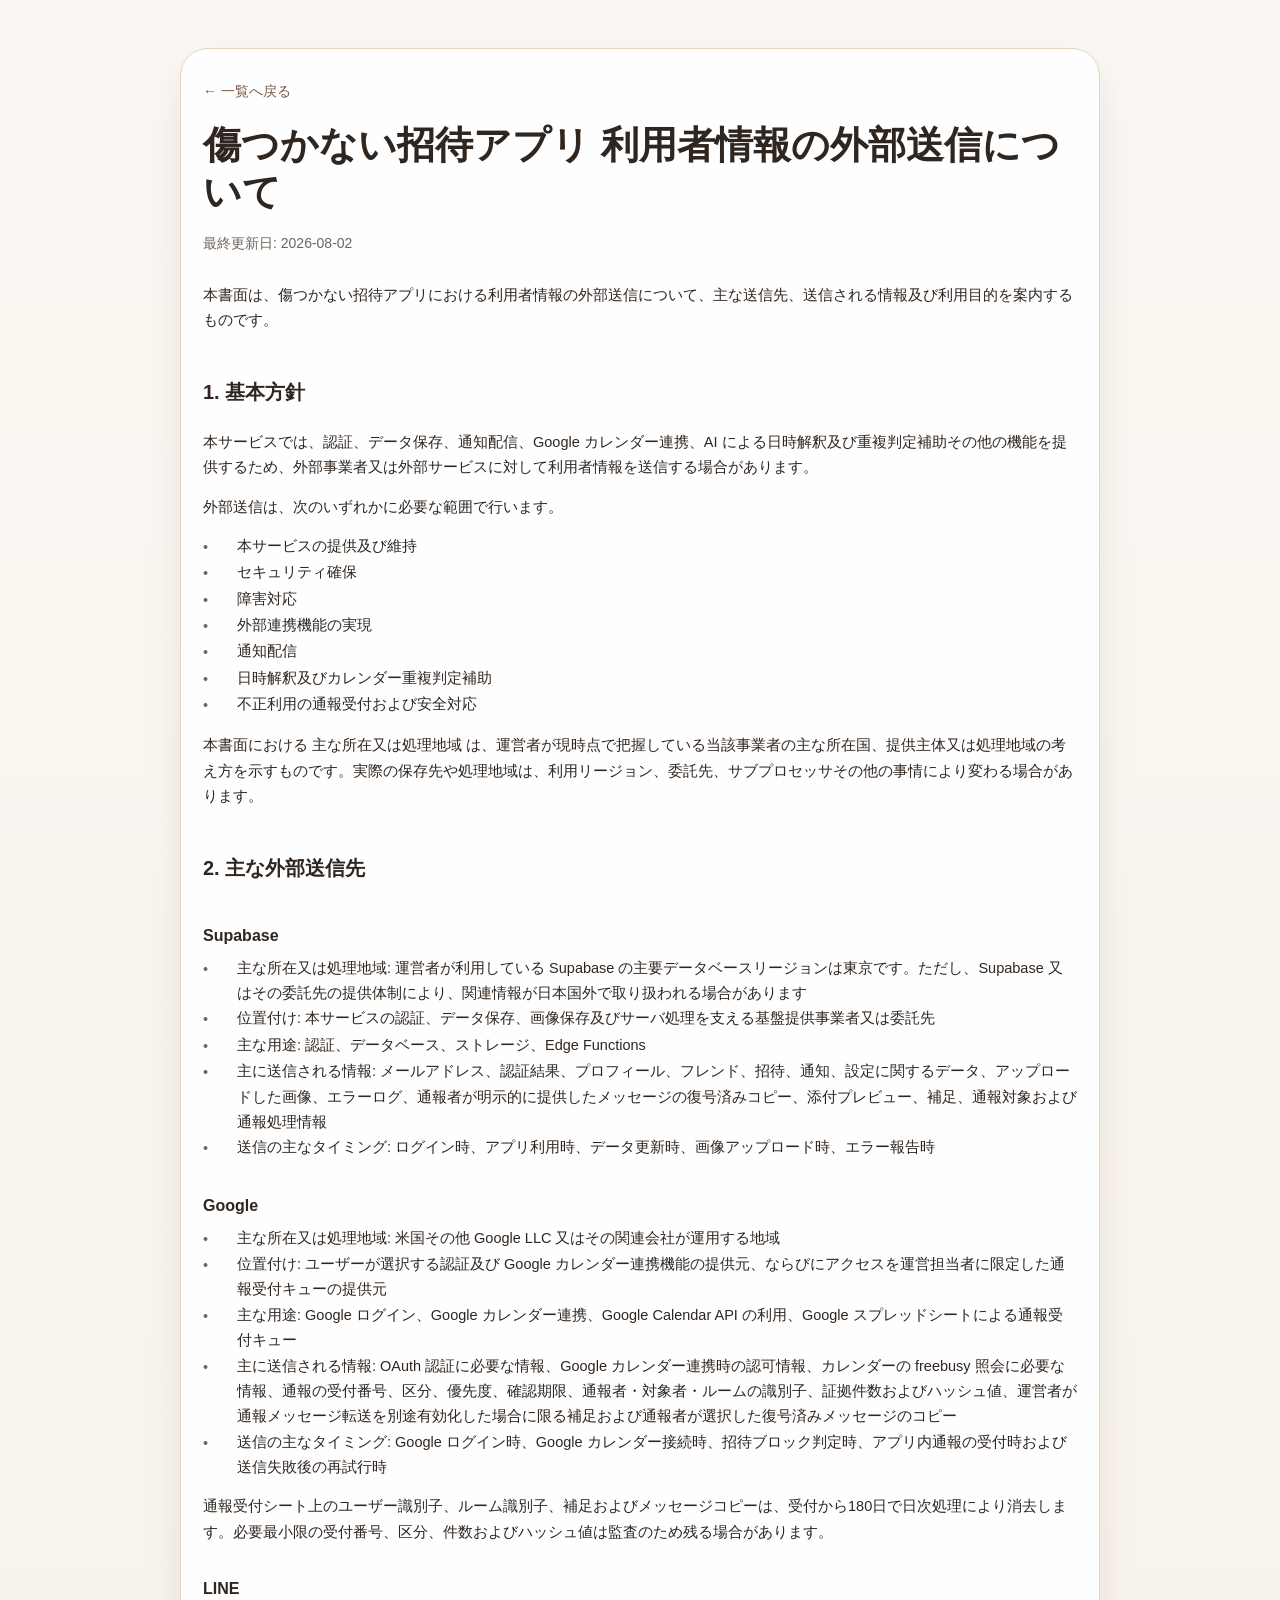
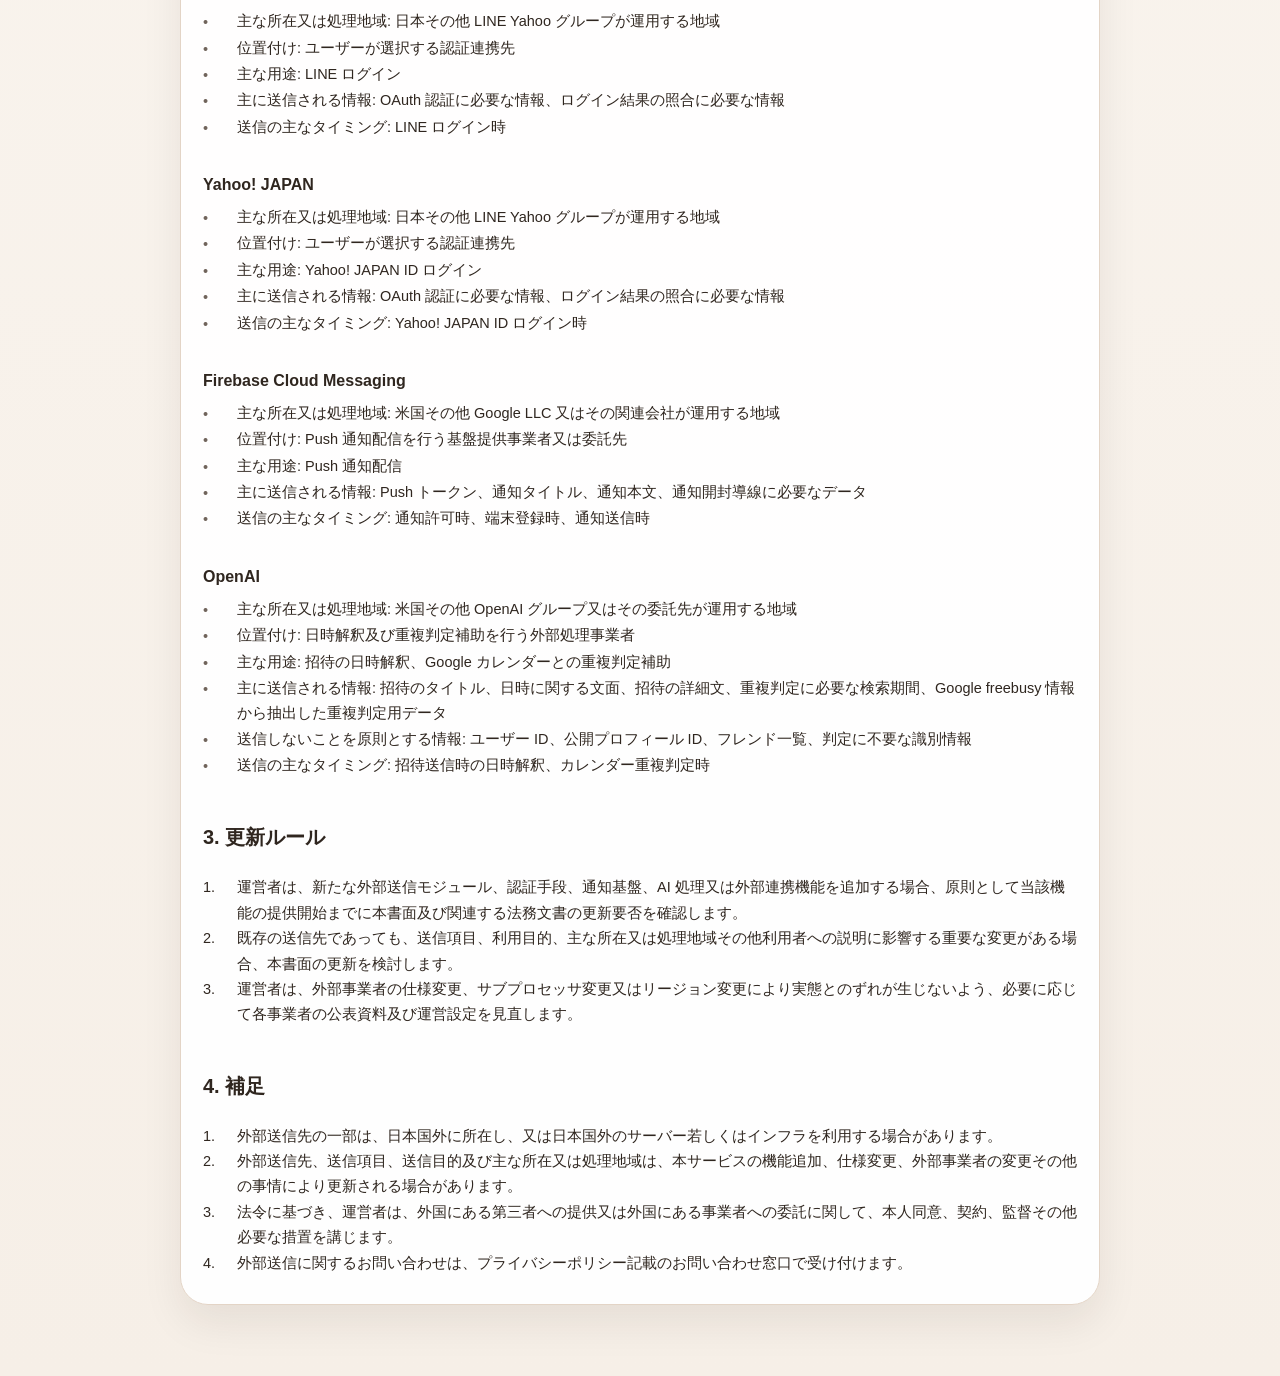
<file: external-transmission.html>
<!DOCTYPE html>
<html lang="ja">
<head>
  <meta charset="UTF-8">
  <meta name="viewport" content="width=device-width, initial-scale=1.0">
  <title>傷つかない招待アプリ 利用者情報の外部送信について</title>
  <style>
  :root {
    color-scheme: light;
    --bg: #f6efe7;
    --paper: rgba(255, 255, 255, 0.94);
    --text: #2f261f;
    --muted: #70645b;
    --border: #e3d4c6;
    --accent: #7a5a43;
  }
  * { box-sizing: border-box; }
  body {
    margin: 0;
    font-family: "Noto Sans JP", "Hiragino Sans", sans-serif;
    background: linear-gradient(180deg, #fbf7f2 0%, var(--bg) 100%);
    color: var(--text);
    line-height: 1.75;
  }
  main {
    max-width: 960px;
    margin: 0 auto;
    padding: 48px 20px 72px;
  }
  .shell {
    background: var(--paper);
    border: 1px solid var(--border);
    border-radius: 28px;
    padding: 28px 22px;
    box-shadow: 0 18px 40px rgba(42, 30, 18, 0.08);
  }
  .toplink {
    display: inline-flex;
    align-items: center;
    gap: 8px;
    margin-bottom: 18px;
    color: var(--accent);
    text-decoration: none;
    font-size: 14px;
  }
  h1 {
    margin: 0;
    font-size: clamp(28px, 4vw, 38px);
    line-height: 1.25;
  }
  .updated {
    margin-top: 14px;
    color: var(--muted);
    font-size: 14px;
  }
  .content {
    margin-top: 28px;
  }
  .content h2 {
    margin: 30px 0 10px;
    font-size: 20px;
    line-height: 1.4;
  }
  .content h3 {
    margin: 18px 0 8px;
    font-size: 16px;
    line-height: 1.5;
  }
  .content p,
  .content .ordered,
  .content .bullet {
    margin: 0;
    font-size: 14.5px;
  }
  .content .spacer {
    height: 14px;
  }
  .ordered,
  .bullet {
    display: grid;
    grid-template-columns: 24px 1fr;
    column-gap: 10px;
    align-items: start;
  }
  .bullet::before {
    content: "•";
    color: var(--muted);
    padding-top: 1px;
  }
  .ordered .marker {
    color: var(--text);
  }
  a { color: var(--accent); }
  @media (max-width: 640px) {
    .shell { padding: 22px 16px; border-radius: 22px; }
    main { padding: 28px 14px 48px; }
  }
  </style>
</head>
<body>
  <main>
    <article class="shell">
      <a class="toplink" href="./legal-documents.html">← 一覧へ戻る</a>
      <h1>傷つかない招待アプリ 利用者情報の外部送信について</h1>
      <div class="updated">最終更新日: 2026-08-02</div>
      <section class="content">
        <p>本書面は、傷つかない招待アプリにおける利用者情報の外部送信について、主な送信先、送信される情報及び利用目的を案内するものです。</p>

        <div class="spacer"></div>
        <h2>1. 基本方針</h2>
        <div class="spacer"></div>
        <p>本サービスでは、認証、データ保存、通知配信、Google カレンダー連携、AI による日時解釈及び重複判定補助その他の機能を提供するため、外部事業者又は外部サービスに対して利用者情報を送信する場合があります。</p>
        <div class="spacer"></div>
        <p>外部送信は、次のいずれかに必要な範囲で行います。</p>
        <div class="spacer"></div>
        <div class="bullet"><div>本サービスの提供及び維持</div></div>
        <div class="bullet"><div>セキュリティ確保</div></div>
        <div class="bullet"><div>障害対応</div></div>
        <div class="bullet"><div>外部連携機能の実現</div></div>
        <div class="bullet"><div>通知配信</div></div>
        <div class="bullet"><div>日時解釈及びカレンダー重複判定補助</div></div>
        <div class="bullet"><div>不正利用の通報受付および安全対応</div></div>
        <div class="spacer"></div>
        <p>本書面における <code>主な所在又は処理地域</code> は、運営者が現時点で把握している当該事業者の主な所在国、提供主体又は処理地域の考え方を示すものです。実際の保存先や処理地域は、利用リージョン、委託先、サブプロセッサその他の事情により変わる場合があります。</p>

        <div class="spacer"></div>
        <h2>2. 主な外部送信先</h2>
        <div class="spacer"></div>
        <h3>Supabase</h3>
        <div class="bullet"><div>主な所在又は処理地域: 運営者が利用している Supabase の主要データベースリージョンは東京です。ただし、Supabase 又はその委託先の提供体制により、関連情報が日本国外で取り扱われる場合があります</div></div>
        <div class="bullet"><div>位置付け: 本サービスの認証、データ保存、画像保存及びサーバ処理を支える基盤提供事業者又は委託先</div></div>
        <div class="bullet"><div>主な用途: 認証、データベース、ストレージ、Edge Functions</div></div>
        <div class="bullet"><div>主に送信される情報: メールアドレス、認証結果、プロフィール、フレンド、招待、通知、設定に関するデータ、アップロードした画像、エラーログ、通報者が明示的に提供したメッセージの復号済みコピー、添付プレビュー、補足、通報対象および通報処理情報</div></div>
        <div class="bullet"><div>送信の主なタイミング: ログイン時、アプリ利用時、データ更新時、画像アップロード時、エラー報告時</div></div>

        <div class="spacer"></div>
        <h3>Google</h3>
        <div class="bullet"><div>主な所在又は処理地域: 米国その他 Google LLC 又はその関連会社が運用する地域</div></div>
        <div class="bullet"><div>位置付け: ユーザーが選択する認証及び Google カレンダー連携機能の提供元、ならびにアクセスを運営担当者に限定した通報受付キューの提供元</div></div>
        <div class="bullet"><div>主な用途: Google ログイン、Google カレンダー連携、Google Calendar API の利用、Google スプレッドシートによる通報受付キュー</div></div>
        <div class="bullet"><div>主に送信される情報: OAuth 認証に必要な情報、Google カレンダー連携時の認可情報、カレンダーの freebusy 照会に必要な情報、通報の受付番号、区分、優先度、確認期限、通報者・対象者・ルームの識別子、証拠件数およびハッシュ値、運営者が通報メッセージ転送を別途有効化した場合に限る補足および通報者が選択した復号済みメッセージのコピー</div></div>
        <div class="bullet"><div>送信の主なタイミング: Google ログイン時、Google カレンダー接続時、招待ブロック判定時、アプリ内通報の受付時および送信失敗後の再試行時</div></div>
        <div class="spacer"></div>
        <p>通報受付シート上のユーザー識別子、ルーム識別子、補足およびメッセージコピーは、受付から180日で日次処理により消去します。必要最小限の受付番号、区分、件数およびハッシュ値は監査のため残る場合があります。</p>

        <div class="spacer"></div>
        <h3>LINE</h3>
        <div class="bullet"><div>主な所在又は処理地域: 日本その他 LINE Yahoo グループが運用する地域</div></div>
        <div class="bullet"><div>位置付け: ユーザーが選択する認証連携先</div></div>
        <div class="bullet"><div>主な用途: LINE ログイン</div></div>
        <div class="bullet"><div>主に送信される情報: OAuth 認証に必要な情報、ログイン結果の照合に必要な情報</div></div>
        <div class="bullet"><div>送信の主なタイミング: LINE ログイン時</div></div>

        <div class="spacer"></div>
        <h3>Yahoo! JAPAN</h3>
        <div class="bullet"><div>主な所在又は処理地域: 日本その他 LINE Yahoo グループが運用する地域</div></div>
        <div class="bullet"><div>位置付け: ユーザーが選択する認証連携先</div></div>
        <div class="bullet"><div>主な用途: Yahoo! JAPAN ID ログイン</div></div>
        <div class="bullet"><div>主に送信される情報: OAuth 認証に必要な情報、ログイン結果の照合に必要な情報</div></div>
        <div class="bullet"><div>送信の主なタイミング: Yahoo! JAPAN ID ログイン時</div></div>

        <div class="spacer"></div>
        <h3>Firebase Cloud Messaging</h3>
        <div class="bullet"><div>主な所在又は処理地域: 米国その他 Google LLC 又はその関連会社が運用する地域</div></div>
        <div class="bullet"><div>位置付け: Push 通知配信を行う基盤提供事業者又は委託先</div></div>
        <div class="bullet"><div>主な用途: Push 通知配信</div></div>
        <div class="bullet"><div>主に送信される情報: Push トークン、通知タイトル、通知本文、通知開封導線に必要なデータ</div></div>
        <div class="bullet"><div>送信の主なタイミング: 通知許可時、端末登録時、通知送信時</div></div>

        <div class="spacer"></div>
        <h3>OpenAI</h3>
        <div class="bullet"><div>主な所在又は処理地域: 米国その他 OpenAI グループ又はその委託先が運用する地域</div></div>
        <div class="bullet"><div>位置付け: 日時解釈及び重複判定補助を行う外部処理事業者</div></div>
        <div class="bullet"><div>主な用途: 招待の日時解釈、Google カレンダーとの重複判定補助</div></div>
        <div class="bullet"><div>主に送信される情報: 招待のタイトル、日時に関する文面、招待の詳細文、重複判定に必要な検索期間、Google freebusy 情報から抽出した重複判定用データ</div></div>
        <div class="bullet"><div>送信しないことを原則とする情報: ユーザー ID、公開プロフィール ID、フレンド一覧、判定に不要な識別情報</div></div>
        <div class="bullet"><div>送信の主なタイミング: 招待送信時の日時解釈、カレンダー重複判定時</div></div>

        <div class="spacer"></div>
        <h2>3. 更新ルール</h2>
        <div class="spacer"></div>
        <div class="ordered"><div class="marker">1.</div><div>運営者は、新たな外部送信モジュール、認証手段、通知基盤、AI 処理又は外部連携機能を追加する場合、原則として当該機能の提供開始までに本書面及び関連する法務文書の更新要否を確認します。</div></div>
        <div class="ordered"><div class="marker">2.</div><div>既存の送信先であっても、送信項目、利用目的、主な所在又は処理地域その他利用者への説明に影響する重要な変更がある場合、本書面の更新を検討します。</div></div>
        <div class="ordered"><div class="marker">3.</div><div>運営者は、外部事業者の仕様変更、サブプロセッサ変更又はリージョン変更により実態とのずれが生じないよう、必要に応じて各事業者の公表資料及び運営設定を見直します。</div></div>

        <div class="spacer"></div>
        <h2>4. 補足</h2>
        <div class="spacer"></div>
        <div class="ordered"><div class="marker">1.</div><div>外部送信先の一部は、日本国外に所在し、又は日本国外のサーバー若しくはインフラを利用する場合があります。</div></div>
        <div class="ordered"><div class="marker">2.</div><div>外部送信先、送信項目、送信目的及び主な所在又は処理地域は、本サービスの機能追加、仕様変更、外部事業者の変更その他の事情により更新される場合があります。</div></div>
        <div class="ordered"><div class="marker">3.</div><div>法令に基づき、運営者は、外国にある第三者への提供又は外国にある事業者への委託に関して、本人同意、契約、監督その他必要な措置を講じます。</div></div>
        <div class="ordered"><div class="marker">4.</div><div>外部送信に関するお問い合わせは、プライバシーポリシー記載のお問い合わせ窓口で受け付けます。</div></div>
      </section>
    </article>
  </main>
</body>
</html>
</file>
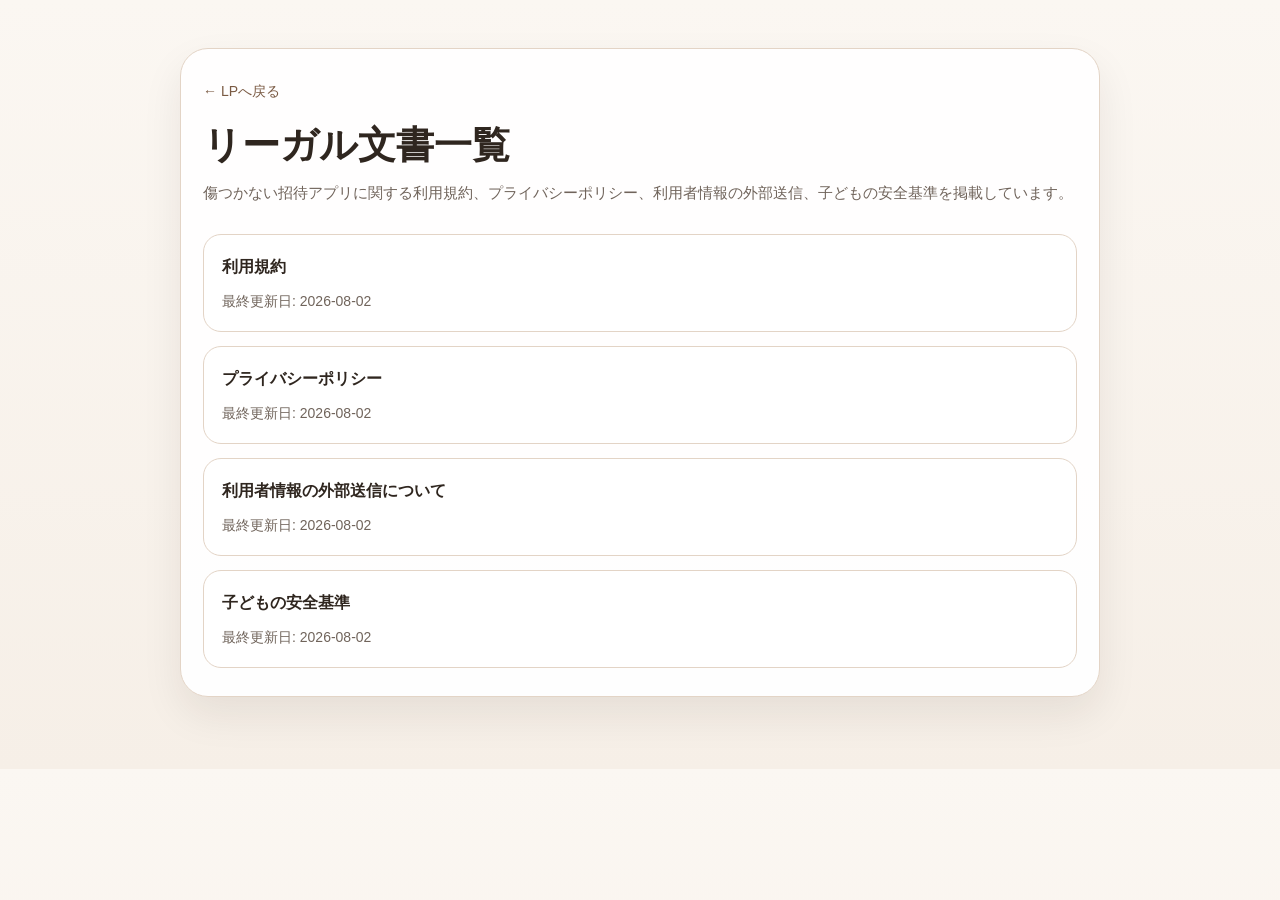
<file: legal-documents.html>
<!DOCTYPE html>
<html lang="ja">
<head>
  <meta charset="UTF-8">
  <meta name="viewport" content="width=device-width, initial-scale=1.0">
  <title>傷つかない招待アプリ リーガル文書一覧</title>
  <style>
  :root {
    color-scheme: light;
    --bg: #f6efe7;
    --paper: rgba(255, 255, 255, 0.94);
    --text: #2f261f;
    --muted: #70645b;
    --border: #e3d4c6;
    --accent: #7a5a43;
  }
  * { box-sizing: border-box; }
  body {
    margin: 0;
    font-family: "Noto Sans JP", "Hiragino Sans", sans-serif;
    background: linear-gradient(180deg, #fbf7f2 0%, var(--bg) 100%);
    color: var(--text);
    line-height: 1.75;
  }
  main {
    max-width: 960px;
    margin: 0 auto;
    padding: 48px 20px 72px;
  }
  .shell {
    background: var(--paper);
    border: 1px solid var(--border);
    border-radius: 28px;
    padding: 28px 22px;
    box-shadow: 0 18px 40px rgba(42, 30, 18, 0.08);
  }
  .toplink {
    display: inline-flex;
    align-items: center;
    gap: 8px;
    margin-bottom: 18px;
    color: var(--accent);
    text-decoration: none;
    font-size: 14px;
  }
  h1 {
    margin: 0;
    font-size: clamp(28px, 4vw, 38px);
    line-height: 1.25;
  }
  p {
    margin: 12px 0 0;
    color: var(--muted);
    font-size: 14.5px;
  }
  .links {
    display: grid;
    gap: 14px;
    margin-top: 28px;
  }
  .card {
    display: block;
    padding: 18px 18px 16px;
    border-radius: 18px;
    border: 1px solid var(--border);
    background: #fff;
    color: inherit;
    text-decoration: none;
  }
  .card strong {
    display: block;
    font-size: 16px;
    margin-bottom: 6px;
  }
  .card span {
    color: var(--muted);
    font-size: 14px;
  }
  a { color: var(--accent); }
  @media (max-width: 640px) {
    .shell { padding: 22px 16px; border-radius: 22px; }
    main { padding: 28px 14px 48px; }
  }
  </style>
</head>
<body>
  <main>
    <article class="shell">
      <a class="toplink" href="./index.html">← LPへ戻る</a>
      <h1>リーガル文書一覧</h1>
      <p>傷つかない招待アプリに関する利用規約、プライバシーポリシー、利用者情報の外部送信、子どもの安全基準を掲載しています。</p>
      <nav class="links" aria-label="リーガル文書一覧">
        <a class="card" href="./terms.html">
          <strong>利用規約</strong>
          <span>最終更新日: 2026-08-02</span>
        </a>
        <a class="card" href="./privacy-policy.html">
          <strong>プライバシーポリシー</strong>
          <span>最終更新日: 2026-08-02</span>
        </a>
        <a class="card" href="./external-transmission.html">
          <strong>利用者情報の外部送信について</strong>
          <span>最終更新日: 2026-08-02</span>
        </a>
        <a class="card" href="./child-safety.html">
          <strong>子どもの安全基準</strong>
          <span>最終更新日: 2026-08-02</span>
        </a>
      </nav>
    </article>
  </main>
</body>
</html>
</file>
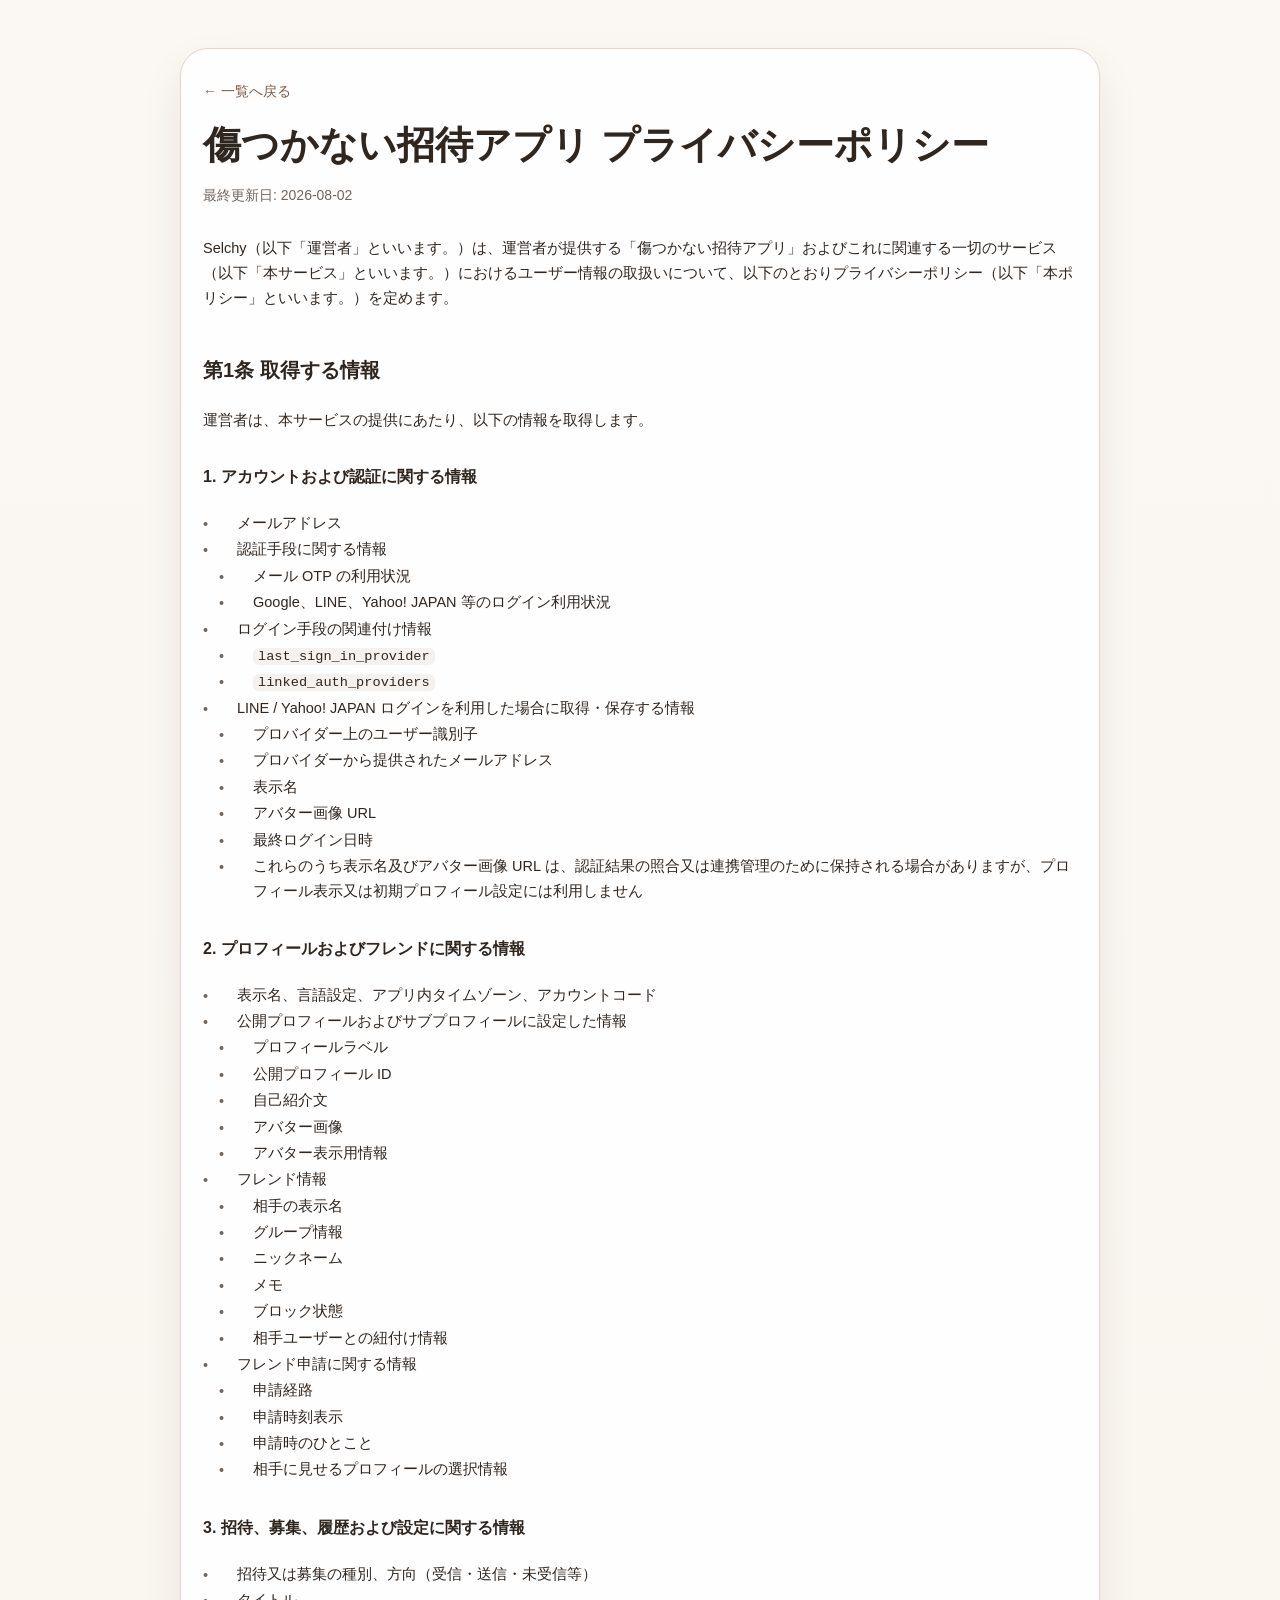
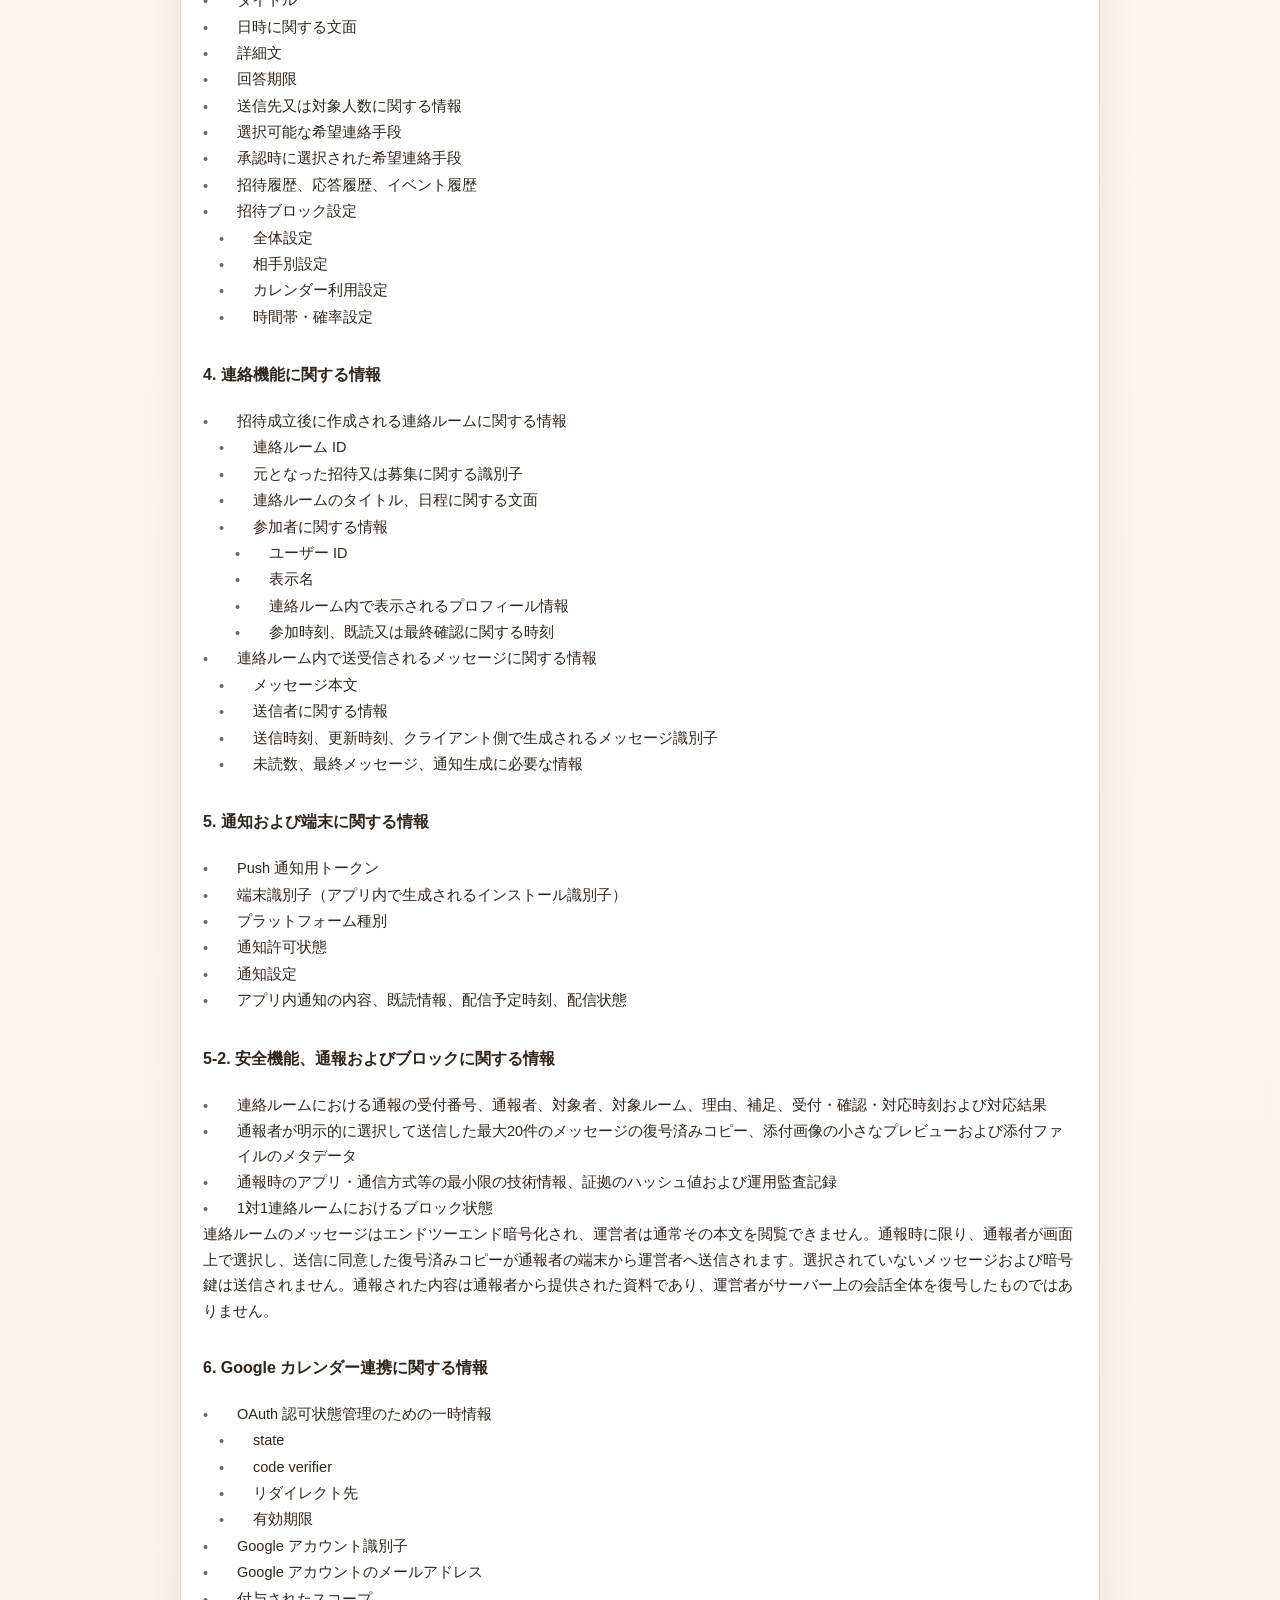
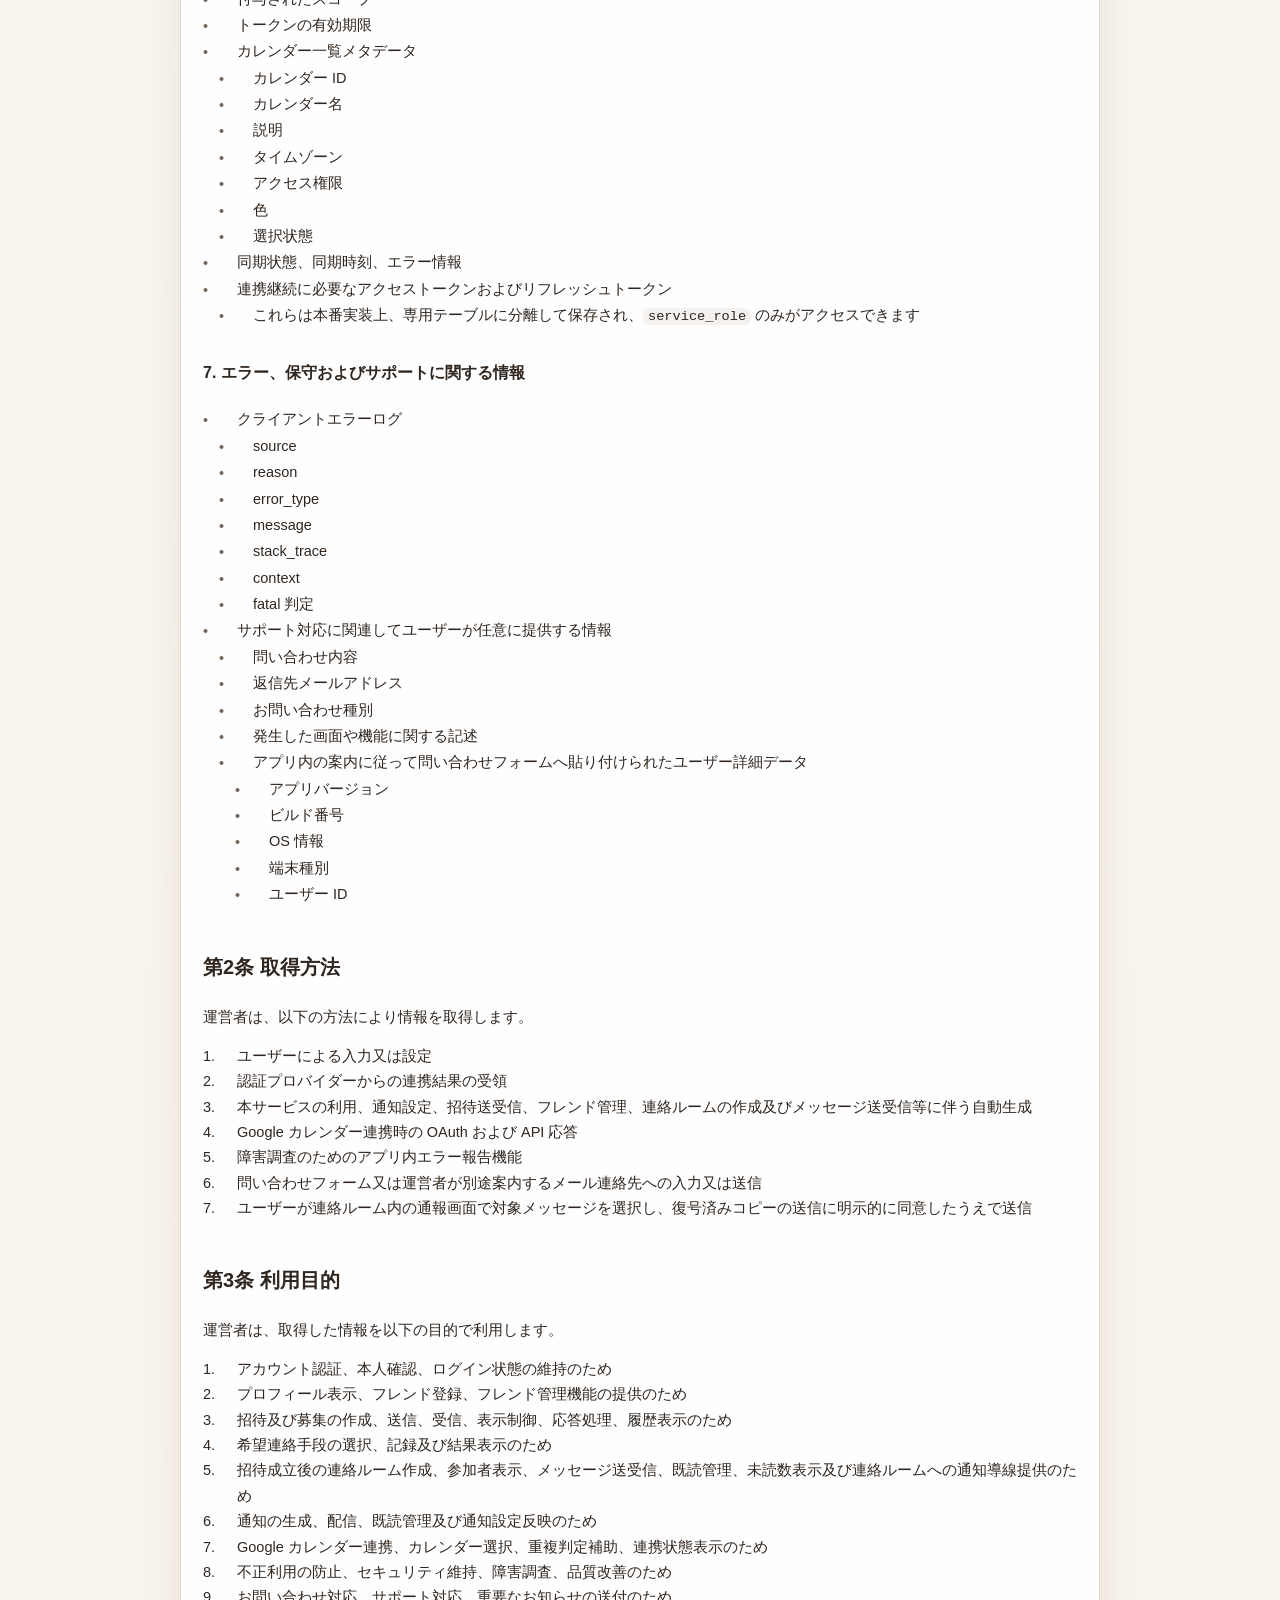
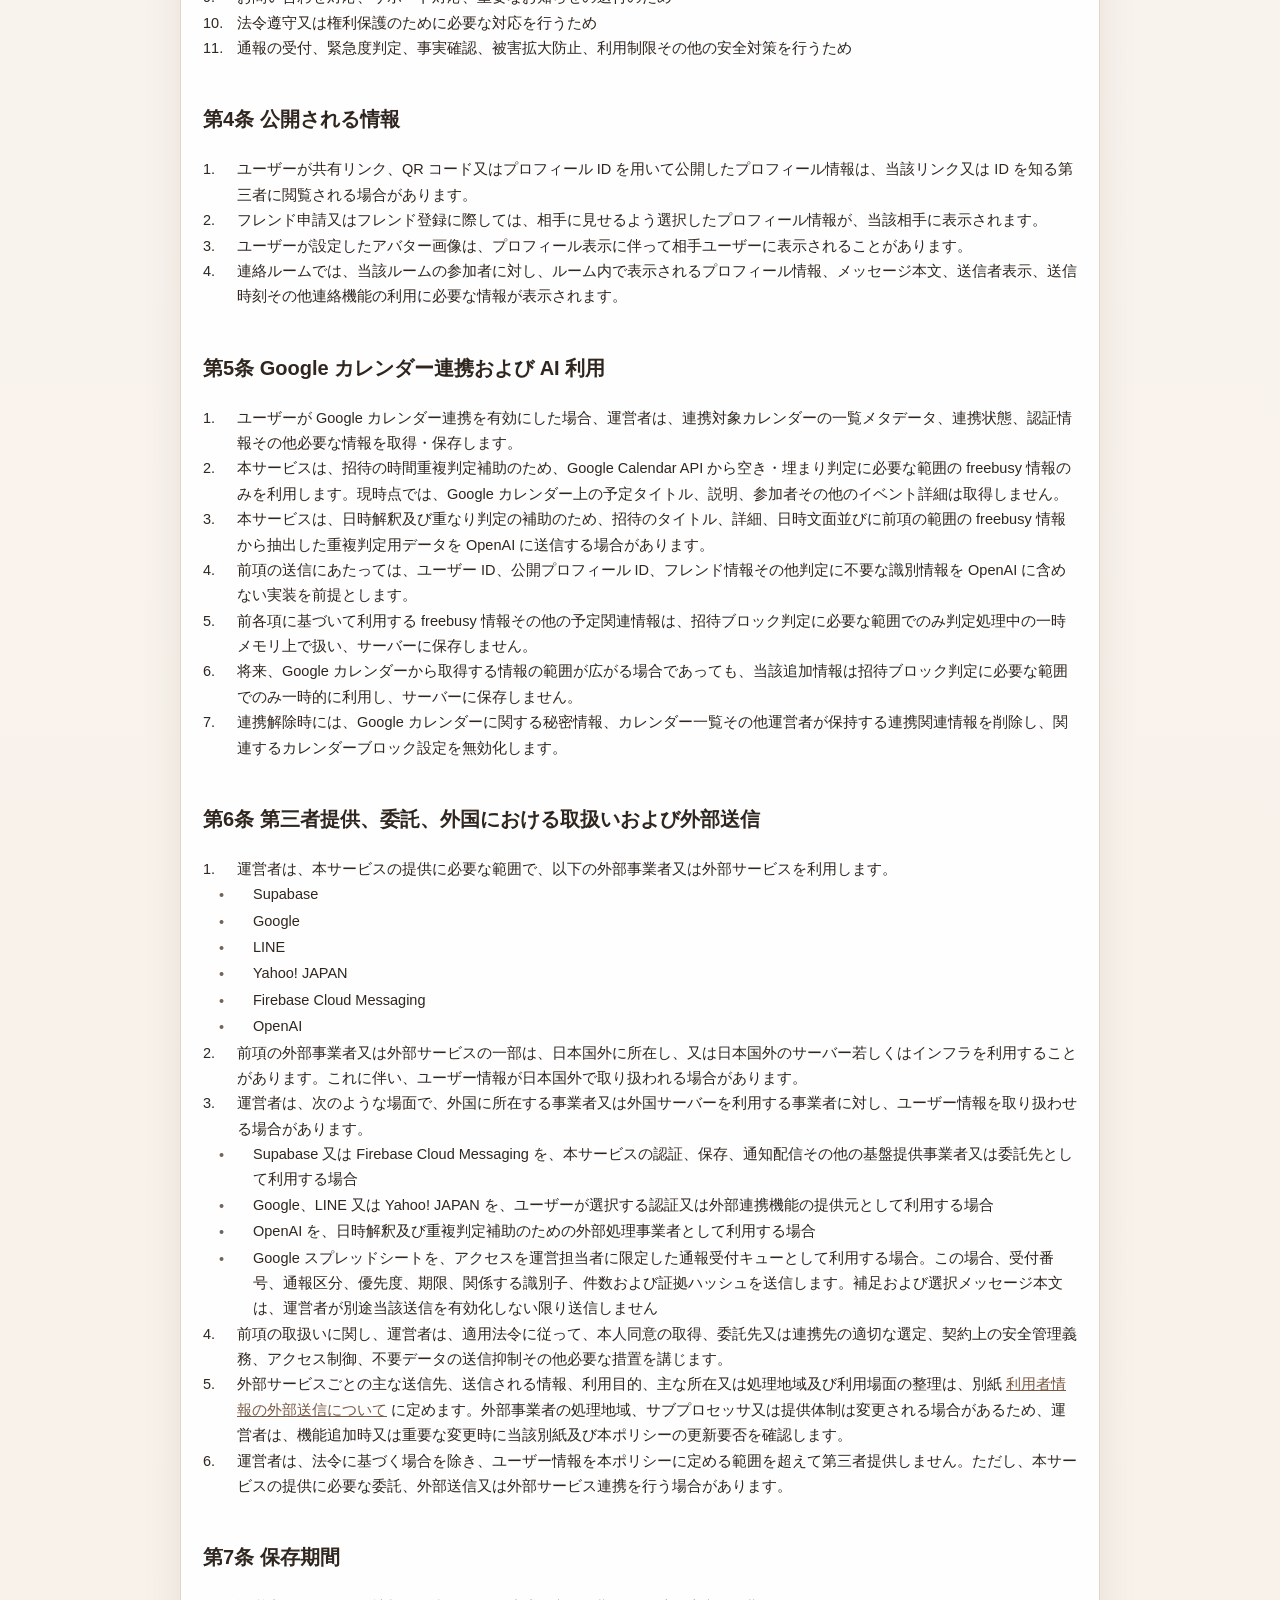
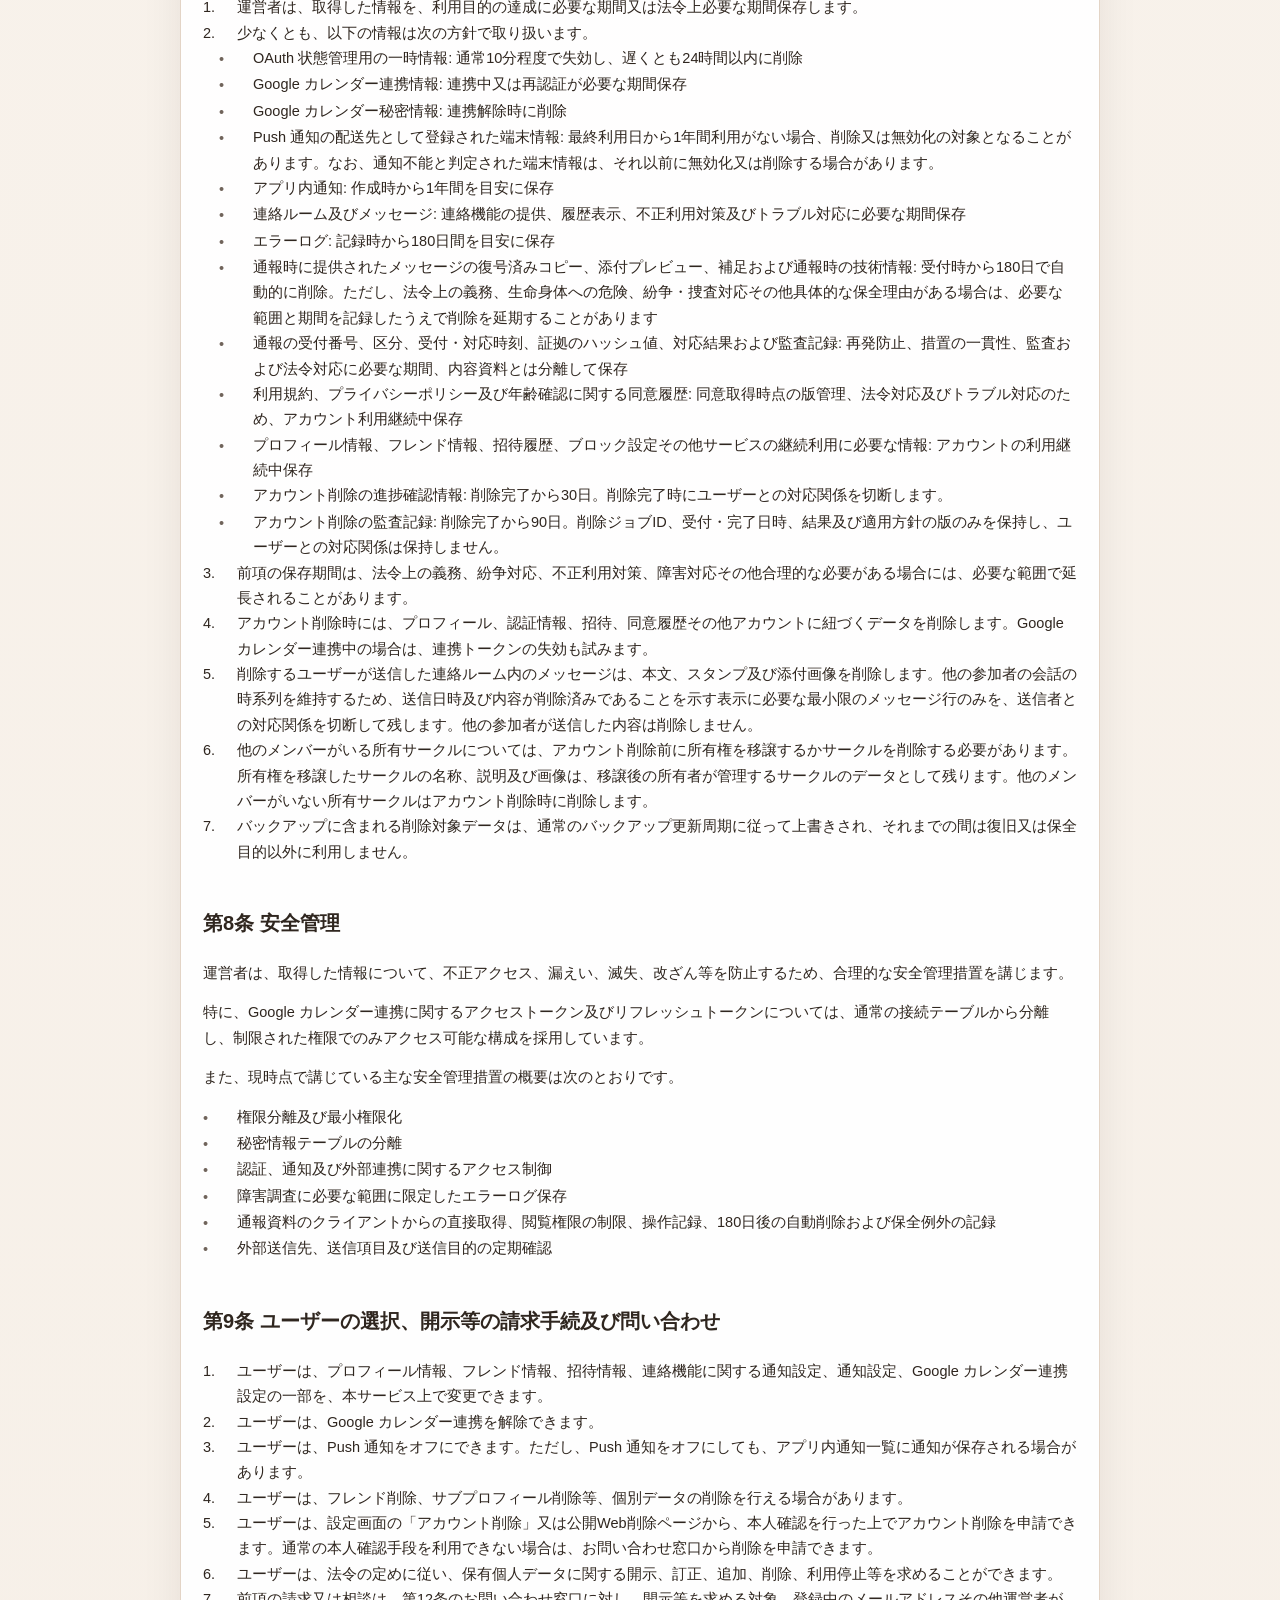
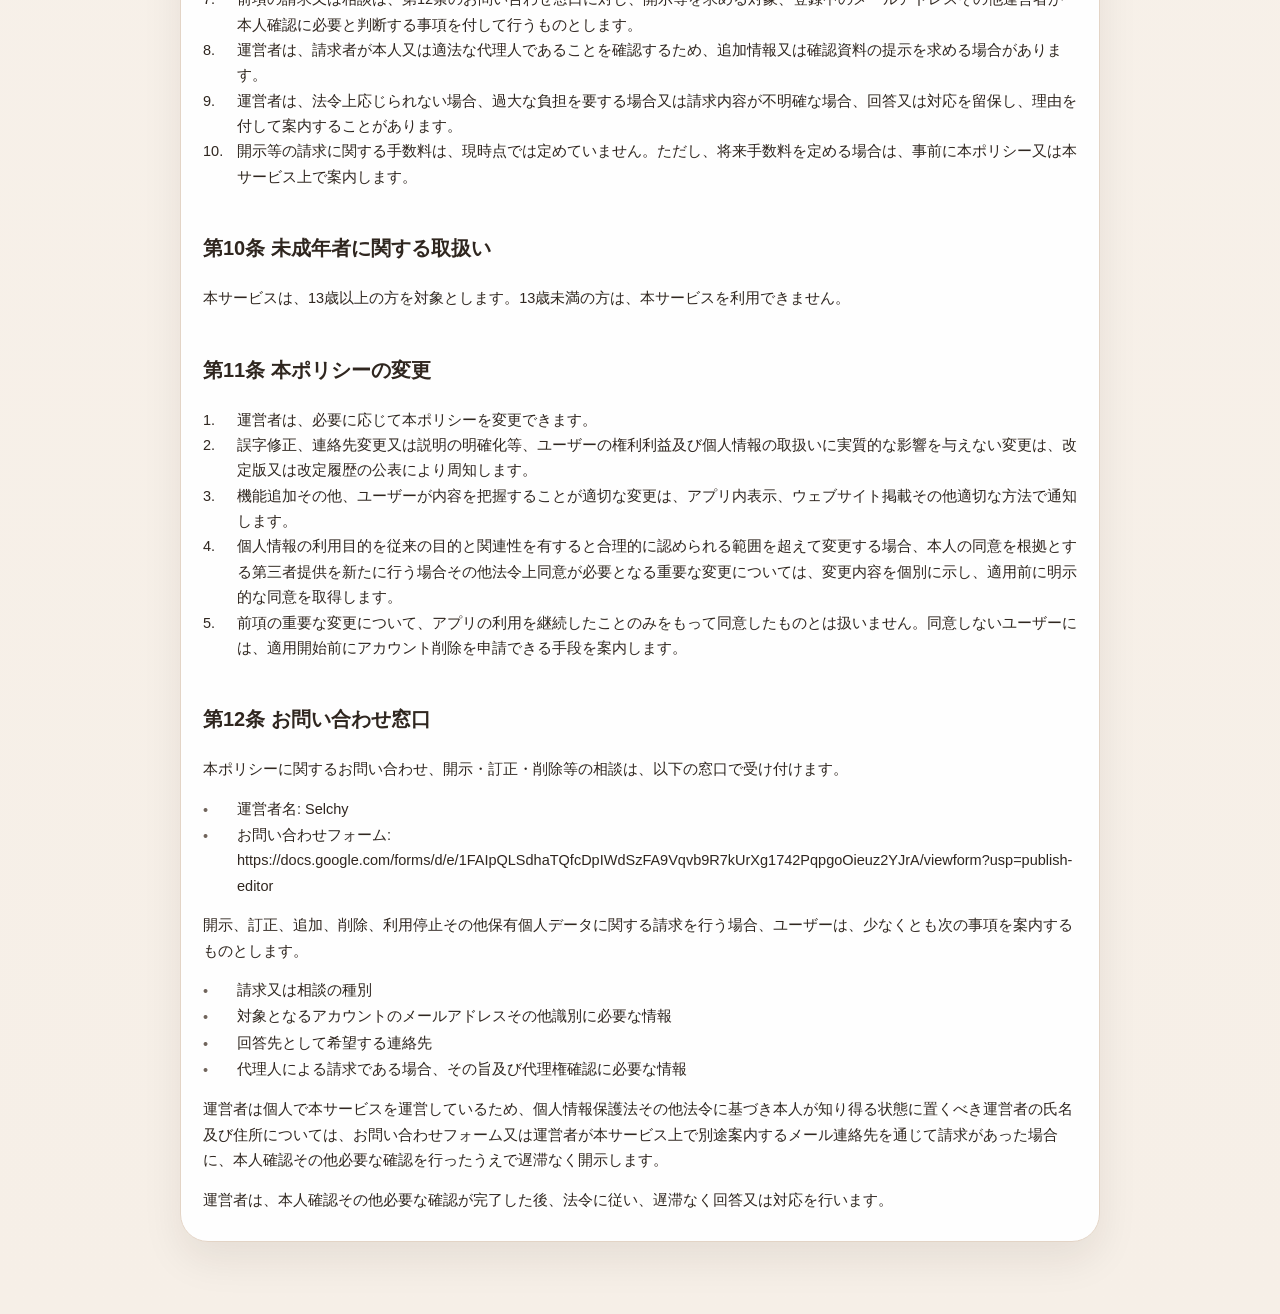
<file: privacy-policy.html>
<!DOCTYPE html>
<html lang="ja">
<head>
  <meta charset="UTF-8">
  <meta name="viewport" content="width=device-width, initial-scale=1.0">
  <title>傷つかない招待アプリ プライバシーポリシー</title>
  <style>

  :root {
    color-scheme: light;
    --bg: #f6efe7;
    --paper: rgba(255, 255, 255, 0.94);
    --text: #2f261f;
    --muted: #70645b;
    --border: #e3d4c6;
    --accent: #7a5a43;
  }
  * { box-sizing: border-box; }
  body {
    margin: 0;
    font-family: "Noto Sans JP", "Hiragino Sans", sans-serif;
    background: linear-gradient(180deg, #fbf7f2 0%, var(--bg) 100%);
    color: var(--text);
    line-height: 1.75;
  }
  main {
    max-width: 960px;
    margin: 0 auto;
    padding: 48px 20px 72px;
  }
  .shell {
    background: var(--paper);
    border: 1px solid var(--border);
    border-radius: 28px;
    padding: 28px 22px;
    box-shadow: 0 18px 40px rgba(42, 30, 18, 0.08);
  }
  .toplink {
    display: inline-flex;
    align-items: center;
    gap: 8px;
    margin-bottom: 18px;
    color: var(--accent);
    text-decoration: none;
    font-size: 14px;
  }
  h1 {
    margin: 0;
    font-size: clamp(28px, 4vw, 38px);
    line-height: 1.25;
  }
  .updated {
    margin-top: 14px;
    color: var(--muted);
    font-size: 14px;
  }
  .content {
    margin-top: 28px;
  }
  .content h2 {
    margin: 30px 0 10px;
    font-size: 20px;
    line-height: 1.4;
  }
  .content h3 {
    margin: 18px 0 8px;
    font-size: 16px;
    line-height: 1.5;
  }
  .content p,
  .content .ordered,
  .content .bullet {
    margin: 0;
    font-size: 14.5px;
  }
  .content .spacer {
    height: 14px;
  }
  .ordered,
  .bullet {
    display: grid;
    grid-template-columns: 24px 1fr;
    column-gap: 10px;
    align-items: start;
  }
  .bullet::before {
    content: "•";
    color: var(--muted);
    padding-top: 1px;
  }
  .ordered .marker {
    color: var(--text);
  }
  .content code {
    font-family: "Cascadia Code", "SFMono-Regular", Consolas, monospace;
    background: rgba(122, 90, 67, 0.08);
    border-radius: 6px;
    padding: 1px 5px;
    font-size: 0.94em;
  }
  .home h1 {
    margin-bottom: 10px;
  }
  .home p {
    margin: 0 0 22px;
    color: var(--muted);
  }
  .links {
    display: grid;
    gap: 14px;
  }
  .card {
    display: block;
    padding: 18px 18px 16px;
    border-radius: 18px;
    border: 1px solid var(--border);
    background: #fff;
    color: inherit;
    text-decoration: none;
  }
  .card strong {
    display: block;
    font-size: 16px;
    margin-bottom: 6px;
  }
  .card span {
    color: var(--muted);
    font-size: 14px;
  }
  a { color: var(--accent); }
  @media (max-width: 640px) {
    .shell { padding: 22px 16px; border-radius: 22px; }
    main { padding: 28px 14px 48px; }
  }

  </style>
</head>
<body>
  <main>
    <article class="shell">
      <a class="toplink" href="./legal-documents.html">← 一覧へ戻る</a>
      <h1>傷つかない招待アプリ プライバシーポリシー</h1>
      <div class="updated">最終更新日: 2026-08-02</div>
      <section class="content">
      <p>Selchy（以下「運営者」といいます。）は、運営者が提供する「傷つかない招待アプリ」およびこれに関連する一切のサービス（以下「本サービス」といいます。）におけるユーザー情報の取扱いについて、以下のとおりプライバシーポリシー（以下「本ポリシー」といいます。）を定めます。</p>
      <div class="spacer"></div>
      <h2>第1条 取得する情報</h2>
      <div class="spacer"></div>
      <p>運営者は、本サービスの提供にあたり、以下の情報を取得します。</p>
      <div class="spacer"></div>
      <h3>1. アカウントおよび認証に関する情報</h3>
      <div class="spacer"></div>
      <div class="bullet"><div>メールアドレス</div></div>
      <div class="bullet"><div>認証手段に関する情報</div></div>
      <div class="bullet" style="margin-left: 16px;"><div>メール OTP の利用状況</div></div>
      <div class="bullet" style="margin-left: 16px;"><div>Google、LINE、Yahoo! JAPAN 等のログイン利用状況</div></div>
      <div class="bullet"><div>ログイン手段の関連付け情報</div></div>
      <div class="bullet" style="margin-left: 16px;"><div><code>last_sign_in_provider</code></div></div>
      <div class="bullet" style="margin-left: 16px;"><div><code>linked_auth_providers</code></div></div>
      <div class="bullet"><div>LINE / Yahoo! JAPAN ログインを利用した場合に取得・保存する情報</div></div>
      <div class="bullet" style="margin-left: 16px;"><div>プロバイダー上のユーザー識別子</div></div>
      <div class="bullet" style="margin-left: 16px;"><div>プロバイダーから提供されたメールアドレス</div></div>
      <div class="bullet" style="margin-left: 16px;"><div>表示名</div></div>
      <div class="bullet" style="margin-left: 16px;"><div>アバター画像 URL</div></div>
      <div class="bullet" style="margin-left: 16px;"><div>最終ログイン日時</div></div>
      <div class="bullet" style="margin-left: 16px;"><div>これらのうち表示名及びアバター画像 URL は、認証結果の照合又は連携管理のために保持される場合がありますが、プロフィール表示又は初期プロフィール設定には利用しません</div></div>
      <div class="spacer"></div>
      <h3>2. プロフィールおよびフレンドに関する情報</h3>
      <div class="spacer"></div>
      <div class="bullet"><div>表示名、言語設定、アプリ内タイムゾーン、アカウントコード</div></div>
      <div class="bullet"><div>公開プロフィールおよびサブプロフィールに設定した情報</div></div>
      <div class="bullet" style="margin-left: 16px;"><div>プロフィールラベル</div></div>
      <div class="bullet" style="margin-left: 16px;"><div>公開プロフィール ID</div></div>
      <div class="bullet" style="margin-left: 16px;"><div>自己紹介文</div></div>
      <div class="bullet" style="margin-left: 16px;"><div>アバター画像</div></div>
      <div class="bullet" style="margin-left: 16px;"><div>アバター表示用情報</div></div>
      <div class="bullet"><div>フレンド情報</div></div>
      <div class="bullet" style="margin-left: 16px;"><div>相手の表示名</div></div>
      <div class="bullet" style="margin-left: 16px;"><div>グループ情報</div></div>
      <div class="bullet" style="margin-left: 16px;"><div>ニックネーム</div></div>
      <div class="bullet" style="margin-left: 16px;"><div>メモ</div></div>
      <div class="bullet" style="margin-left: 16px;"><div>ブロック状態</div></div>
      <div class="bullet" style="margin-left: 16px;"><div>相手ユーザーとの紐付け情報</div></div>
      <div class="bullet"><div>フレンド申請に関する情報</div></div>
      <div class="bullet" style="margin-left: 16px;"><div>申請経路</div></div>
      <div class="bullet" style="margin-left: 16px;"><div>申請時刻表示</div></div>
      <div class="bullet" style="margin-left: 16px;"><div>申請時のひとこと</div></div>
      <div class="bullet" style="margin-left: 16px;"><div>相手に見せるプロフィールの選択情報</div></div>
      <div class="spacer"></div>
      <h3>3. 招待、募集、履歴および設定に関する情報</h3>
      <div class="spacer"></div>
      <div class="bullet"><div>招待又は募集の種別、方向（受信・送信・未受信等）</div></div>
      <div class="bullet"><div>タイトル</div></div>
      <div class="bullet"><div>日時に関する文面</div></div>
      <div class="bullet"><div>詳細文</div></div>
      <div class="bullet"><div>回答期限</div></div>
      <div class="bullet"><div>送信先又は対象人数に関する情報</div></div>
      <div class="bullet"><div>選択可能な希望連絡手段</div></div>
      <div class="bullet"><div>承認時に選択された希望連絡手段</div></div>
      <div class="bullet"><div>招待履歴、応答履歴、イベント履歴</div></div>
      <div class="bullet"><div>招待ブロック設定</div></div>
      <div class="bullet" style="margin-left: 16px;"><div>全体設定</div></div>
      <div class="bullet" style="margin-left: 16px;"><div>相手別設定</div></div>
      <div class="bullet" style="margin-left: 16px;"><div>カレンダー利用設定</div></div>
      <div class="bullet" style="margin-left: 16px;"><div>時間帯・確率設定</div></div>
      <div class="spacer"></div>
      <h3>4. 連絡機能に関する情報</h3>
      <div class="spacer"></div>
      <div class="bullet"><div>招待成立後に作成される連絡ルームに関する情報</div></div>
      <div class="bullet" style="margin-left: 16px;"><div>連絡ルーム ID</div></div>
      <div class="bullet" style="margin-left: 16px;"><div>元となった招待又は募集に関する識別子</div></div>
      <div class="bullet" style="margin-left: 16px;"><div>連絡ルームのタイトル、日程に関する文面</div></div>
      <div class="bullet" style="margin-left: 16px;"><div>参加者に関する情報</div></div>
      <div class="bullet" style="margin-left: 32px;"><div>ユーザー ID</div></div>
      <div class="bullet" style="margin-left: 32px;"><div>表示名</div></div>
      <div class="bullet" style="margin-left: 32px;"><div>連絡ルーム内で表示されるプロフィール情報</div></div>
      <div class="bullet" style="margin-left: 32px;"><div>参加時刻、既読又は最終確認に関する時刻</div></div>
      <div class="bullet"><div>連絡ルーム内で送受信されるメッセージに関する情報</div></div>
      <div class="bullet" style="margin-left: 16px;"><div>メッセージ本文</div></div>
      <div class="bullet" style="margin-left: 16px;"><div>送信者に関する情報</div></div>
      <div class="bullet" style="margin-left: 16px;"><div>送信時刻、更新時刻、クライアント側で生成されるメッセージ識別子</div></div>
      <div class="bullet" style="margin-left: 16px;"><div>未読数、最終メッセージ、通知生成に必要な情報</div></div>
      <div class="spacer"></div>
      <h3>5. 通知および端末に関する情報</h3>
      <div class="spacer"></div>
      <div class="bullet"><div>Push 通知用トークン</div></div>
      <div class="bullet"><div>端末識別子（アプリ内で生成されるインストール識別子）</div></div>
      <div class="bullet"><div>プラットフォーム種別</div></div>
      <div class="bullet"><div>通知許可状態</div></div>
      <div class="bullet"><div>通知設定</div></div>
      <div class="bullet"><div>アプリ内通知の内容、既読情報、配信予定時刻、配信状態</div></div>
      <div class="spacer"></div>
      <h3>5-2. 安全機能、通報およびブロックに関する情報</h3>
      <div class="spacer"></div>
      <div class="bullet"><div>連絡ルームにおける通報の受付番号、通報者、対象者、対象ルーム、理由、補足、受付・確認・対応時刻および対応結果</div></div>
      <div class="bullet"><div>通報者が明示的に選択して送信した最大20件のメッセージの復号済みコピー、添付画像の小さなプレビューおよび添付ファイルのメタデータ</div></div>
      <div class="bullet"><div>通報時のアプリ・通信方式等の最小限の技術情報、証拠のハッシュ値および運用監査記録</div></div>
      <div class="bullet"><div>1対1連絡ルームにおけるブロック状態</div></div>
      <p>連絡ルームのメッセージはエンドツーエンド暗号化され、運営者は通常その本文を閲覧できません。通報時に限り、通報者が画面上で選択し、送信に同意した復号済みコピーが通報者の端末から運営者へ送信されます。選択されていないメッセージおよび暗号鍵は送信されません。通報された内容は通報者から提供された資料であり、運営者がサーバー上の会話全体を復号したものではありません。</p>
      <div class="spacer"></div>
      <h3>6. Google カレンダー連携に関する情報</h3>
      <div class="spacer"></div>
      <div class="bullet"><div>OAuth 認可状態管理のための一時情報</div></div>
      <div class="bullet" style="margin-left: 16px;"><div>state</div></div>
      <div class="bullet" style="margin-left: 16px;"><div>code verifier</div></div>
      <div class="bullet" style="margin-left: 16px;"><div>リダイレクト先</div></div>
      <div class="bullet" style="margin-left: 16px;"><div>有効期限</div></div>
      <div class="bullet"><div>Google アカウント識別子</div></div>
      <div class="bullet"><div>Google アカウントのメールアドレス</div></div>
      <div class="bullet"><div>付与されたスコープ</div></div>
      <div class="bullet"><div>トークンの有効期限</div></div>
      <div class="bullet"><div>カレンダー一覧メタデータ</div></div>
      <div class="bullet" style="margin-left: 16px;"><div>カレンダー ID</div></div>
      <div class="bullet" style="margin-left: 16px;"><div>カレンダー名</div></div>
      <div class="bullet" style="margin-left: 16px;"><div>説明</div></div>
      <div class="bullet" style="margin-left: 16px;"><div>タイムゾーン</div></div>
      <div class="bullet" style="margin-left: 16px;"><div>アクセス権限</div></div>
      <div class="bullet" style="margin-left: 16px;"><div>色</div></div>
      <div class="bullet" style="margin-left: 16px;"><div>選択状態</div></div>
      <div class="bullet"><div>同期状態、同期時刻、エラー情報</div></div>
      <div class="bullet"><div>連携継続に必要なアクセストークンおよびリフレッシュトークン</div></div>
      <div class="bullet" style="margin-left: 16px;"><div>これらは本番実装上、専用テーブルに分離して保存され、<code>service_role</code> のみがアクセスできます</div></div>
      <div class="spacer"></div>
      <h3>7. エラー、保守およびサポートに関する情報</h3>
      <div class="spacer"></div>
      <div class="bullet"><div>クライアントエラーログ</div></div>
      <div class="bullet" style="margin-left: 16px;"><div>source</div></div>
      <div class="bullet" style="margin-left: 16px;"><div>reason</div></div>
      <div class="bullet" style="margin-left: 16px;"><div>error_type</div></div>
      <div class="bullet" style="margin-left: 16px;"><div>message</div></div>
      <div class="bullet" style="margin-left: 16px;"><div>stack_trace</div></div>
      <div class="bullet" style="margin-left: 16px;"><div>context</div></div>
      <div class="bullet" style="margin-left: 16px;"><div>fatal 判定</div></div>
      <div class="bullet"><div>サポート対応に関連してユーザーが任意に提供する情報</div></div>
      <div class="bullet" style="margin-left: 16px;"><div>問い合わせ内容</div></div>
      <div class="bullet" style="margin-left: 16px;"><div>返信先メールアドレス</div></div>
      <div class="bullet" style="margin-left: 16px;"><div>お問い合わせ種別</div></div>
      <div class="bullet" style="margin-left: 16px;"><div>発生した画面や機能に関する記述</div></div>
      <div class="bullet" style="margin-left: 16px;"><div>アプリ内の案内に従って問い合わせフォームへ貼り付けられたユーザー詳細データ</div></div>
      <div class="bullet" style="margin-left: 32px;"><div>アプリバージョン</div></div>
      <div class="bullet" style="margin-left: 32px;"><div>ビルド番号</div></div>
      <div class="bullet" style="margin-left: 32px;"><div>OS 情報</div></div>
      <div class="bullet" style="margin-left: 32px;"><div>端末種別</div></div>
      <div class="bullet" style="margin-left: 32px;"><div>ユーザー ID</div></div>
      <div class="spacer"></div>
      <h2>第2条 取得方法</h2>
      <div class="spacer"></div>
      <p>運営者は、以下の方法により情報を取得します。</p>
      <div class="spacer"></div>
      <div class="ordered"><div class="marker">1.</div><div>ユーザーによる入力又は設定</div></div>
      <div class="ordered"><div class="marker">2.</div><div>認証プロバイダーからの連携結果の受領</div></div>
      <div class="ordered"><div class="marker">3.</div><div>本サービスの利用、通知設定、招待送受信、フレンド管理、連絡ルームの作成及びメッセージ送受信等に伴う自動生成</div></div>
      <div class="ordered"><div class="marker">4.</div><div>Google カレンダー連携時の OAuth および API 応答</div></div>
      <div class="ordered"><div class="marker">5.</div><div>障害調査のためのアプリ内エラー報告機能</div></div>
      <div class="ordered"><div class="marker">6.</div><div>問い合わせフォーム又は運営者が別途案内するメール連絡先への入力又は送信</div></div>
      <div class="ordered"><div class="marker">7.</div><div>ユーザーが連絡ルーム内の通報画面で対象メッセージを選択し、復号済みコピーの送信に明示的に同意したうえで送信</div></div>
      <div class="spacer"></div>
      <h2>第3条 利用目的</h2>
      <div class="spacer"></div>
      <p>運営者は、取得した情報を以下の目的で利用します。</p>
      <div class="spacer"></div>
      <div class="ordered"><div class="marker">1.</div><div>アカウント認証、本人確認、ログイン状態の維持のため</div></div>
      <div class="ordered"><div class="marker">2.</div><div>プロフィール表示、フレンド登録、フレンド管理機能の提供のため</div></div>
      <div class="ordered"><div class="marker">3.</div><div>招待及び募集の作成、送信、受信、表示制御、応答処理、履歴表示のため</div></div>
      <div class="ordered"><div class="marker">4.</div><div>希望連絡手段の選択、記録及び結果表示のため</div></div>
      <div class="ordered"><div class="marker">5.</div><div>招待成立後の連絡ルーム作成、参加者表示、メッセージ送受信、既読管理、未読数表示及び連絡ルームへの通知導線提供のため</div></div>
      <div class="ordered"><div class="marker">6.</div><div>通知の生成、配信、既読管理及び通知設定反映のため</div></div>
      <div class="ordered"><div class="marker">7.</div><div>Google カレンダー連携、カレンダー選択、重複判定補助、連携状態表示のため</div></div>
      <div class="ordered"><div class="marker">8.</div><div>不正利用の防止、セキュリティ維持、障害調査、品質改善のため</div></div>
      <div class="ordered"><div class="marker">9.</div><div>お問い合わせ対応、サポート対応、重要なお知らせの送付のため</div></div>
      <div class="ordered"><div class="marker">10.</div><div>法令遵守又は権利保護のために必要な対応を行うため</div></div>
      <div class="ordered"><div class="marker">11.</div><div>通報の受付、緊急度判定、事実確認、被害拡大防止、利用制限その他の安全対策を行うため</div></div>
      <div class="spacer"></div>
      <h2>第4条 公開される情報</h2>
      <div class="spacer"></div>
      <div class="ordered"><div class="marker">1.</div><div>ユーザーが共有リンク、QR コード又はプロフィール ID を用いて公開したプロフィール情報は、当該リンク又は ID を知る第三者に閲覧される場合があります。</div></div>
      <div class="ordered"><div class="marker">2.</div><div>フレンド申請又はフレンド登録に際しては、相手に見せるよう選択したプロフィール情報が、当該相手に表示されます。</div></div>
      <div class="ordered"><div class="marker">3.</div><div>ユーザーが設定したアバター画像は、プロフィール表示に伴って相手ユーザーに表示されることがあります。</div></div>
      <div class="ordered"><div class="marker">4.</div><div>連絡ルームでは、当該ルームの参加者に対し、ルーム内で表示されるプロフィール情報、メッセージ本文、送信者表示、送信時刻その他連絡機能の利用に必要な情報が表示されます。</div></div>
      <div class="spacer"></div>
      <h2>第5条 Google カレンダー連携および AI 利用</h2>
      <div class="spacer"></div>
      <div class="ordered"><div class="marker">1.</div><div>ユーザーが Google カレンダー連携を有効にした場合、運営者は、連携対象カレンダーの一覧メタデータ、連携状態、認証情報その他必要な情報を取得・保存します。</div></div>
      <div class="ordered"><div class="marker">2.</div><div>本サービスは、招待の時間重複判定補助のため、Google Calendar API から空き・埋まり判定に必要な範囲の freebusy 情報のみを利用します。現時点では、Google カレンダー上の予定タイトル、説明、参加者その他のイベント詳細は取得しません。</div></div>
      <div class="ordered"><div class="marker">3.</div><div>本サービスは、日時解釈及び重なり判定の補助のため、招待のタイトル、詳細、日時文面並びに前項の範囲の freebusy 情報から抽出した重複判定用データを OpenAI に送信する場合があります。</div></div>
      <div class="ordered"><div class="marker">4.</div><div>前項の送信にあたっては、ユーザー ID、公開プロフィール ID、フレンド情報その他判定に不要な識別情報を OpenAI に含めない実装を前提とします。</div></div>
      <div class="ordered"><div class="marker">5.</div><div>前各項に基づいて利用する freebusy 情報その他の予定関連情報は、招待ブロック判定に必要な範囲でのみ判定処理中の一時メモリ上で扱い、サーバーに保存しません。</div></div>
      <div class="ordered"><div class="marker">6.</div><div>将来、Google カレンダーから取得する情報の範囲が広がる場合であっても、当該追加情報は招待ブロック判定に必要な範囲でのみ一時的に利用し、サーバーに保存しません。</div></div>
      <div class="ordered"><div class="marker">7.</div><div>連携解除時には、Google カレンダーに関する秘密情報、カレンダー一覧その他運営者が保持する連携関連情報を削除し、関連するカレンダーブロック設定を無効化します。</div></div>
      <div class="spacer"></div>
      <h2>第6条 第三者提供、委託、外国における取扱いおよび外部送信</h2>
      <div class="spacer"></div>
      <div class="ordered"><div class="marker">1.</div><div>運営者は、本サービスの提供に必要な範囲で、以下の外部事業者又は外部サービスを利用します。</div></div>
      <div class="bullet" style="margin-left: 16px;"><div>Supabase</div></div>
      <div class="bullet" style="margin-left: 16px;"><div>Google</div></div>
      <div class="bullet" style="margin-left: 16px;"><div>LINE</div></div>
      <div class="bullet" style="margin-left: 16px;"><div>Yahoo! JAPAN</div></div>
      <div class="bullet" style="margin-left: 16px;"><div>Firebase Cloud Messaging</div></div>
      <div class="bullet" style="margin-left: 16px;"><div>OpenAI</div></div>
      <div class="ordered"><div class="marker">2.</div><div>前項の外部事業者又は外部サービスの一部は、日本国外に所在し、又は日本国外のサーバー若しくはインフラを利用することがあります。これに伴い、ユーザー情報が日本国外で取り扱われる場合があります。</div></div>
      <div class="ordered"><div class="marker">3.</div><div>運営者は、次のような場面で、外国に所在する事業者又は外国サーバーを利用する事業者に対し、ユーザー情報を取り扱わせる場合があります。</div></div>
      <div class="bullet" style="margin-left: 16px;"><div>Supabase 又は Firebase Cloud Messaging を、本サービスの認証、保存、通知配信その他の基盤提供事業者又は委託先として利用する場合</div></div>
      <div class="bullet" style="margin-left: 16px;"><div>Google、LINE 又は Yahoo! JAPAN を、ユーザーが選択する認証又は外部連携機能の提供元として利用する場合</div></div>
      <div class="bullet" style="margin-left: 16px;"><div>OpenAI を、日時解釈及び重複判定補助のための外部処理事業者として利用する場合</div></div>
      <div class="bullet" style="margin-left: 16px;"><div>Google スプレッドシートを、アクセスを運営担当者に限定した通報受付キューとして利用する場合。この場合、受付番号、通報区分、優先度、期限、関係する識別子、件数および証拠ハッシュを送信します。補足および選択メッセージ本文は、運営者が別途当該送信を有効化しない限り送信しません</div></div>
      <div class="ordered"><div class="marker">4.</div><div>前項の取扱いに関し、運営者は、適用法令に従って、本人同意の取得、委託先又は連携先の適切な選定、契約上の安全管理義務、アクセス制御、不要データの送信抑制その他必要な措置を講じます。</div></div>
      <div class="ordered"><div class="marker">5.</div><div>外部サービスごとの主な送信先、送信される情報、利用目的、主な所在又は処理地域及び利用場面の整理は、別紙 <a href="./external-transmission.html">利用者情報の外部送信について</a> に定めます。外部事業者の処理地域、サブプロセッサ又は提供体制は変更される場合があるため、運営者は、機能追加時又は重要な変更時に当該別紙及び本ポリシーの更新要否を確認します。</div></div>
      <div class="ordered"><div class="marker">6.</div><div>運営者は、法令に基づく場合を除き、ユーザー情報を本ポリシーに定める範囲を超えて第三者提供しません。ただし、本サービスの提供に必要な委託、外部送信又は外部サービス連携を行う場合があります。</div></div>
      <div class="spacer"></div>
      <h2>第7条 保存期間</h2>
      <div class="spacer"></div>
      <div class="ordered"><div class="marker">1.</div><div>運営者は、取得した情報を、利用目的の達成に必要な期間又は法令上必要な期間保存します。</div></div>
      <div class="ordered"><div class="marker">2.</div><div>少なくとも、以下の情報は次の方針で取り扱います。</div></div>
      <div class="bullet" style="margin-left: 16px;"><div>OAuth 状態管理用の一時情報: 通常10分程度で失効し、遅くとも24時間以内に削除</div></div>
      <div class="bullet" style="margin-left: 16px;"><div>Google カレンダー連携情報: 連携中又は再認証が必要な期間保存</div></div>
      <div class="bullet" style="margin-left: 16px;"><div>Google カレンダー秘密情報: 連携解除時に削除</div></div>
      <div class="bullet" style="margin-left: 16px;"><div>Push 通知の配送先として登録された端末情報: 最終利用日から1年間利用がない場合、削除又は無効化の対象となることがあります。なお、通知不能と判定された端末情報は、それ以前に無効化又は削除する場合があります。</div></div>
      <div class="bullet" style="margin-left: 16px;"><div>アプリ内通知: 作成時から1年間を目安に保存</div></div>
      <div class="bullet" style="margin-left: 16px;"><div>連絡ルーム及びメッセージ: 連絡機能の提供、履歴表示、不正利用対策及びトラブル対応に必要な期間保存</div></div>
      <div class="bullet" style="margin-left: 16px;"><div>エラーログ: 記録時から180日間を目安に保存</div></div>
      <div class="bullet" style="margin-left: 16px;"><div>通報時に提供されたメッセージの復号済みコピー、添付プレビュー、補足および通報時の技術情報: 受付時から180日で自動的に削除。ただし、法令上の義務、生命身体への危険、紛争・捜査対応その他具体的な保全理由がある場合は、必要な範囲と期間を記録したうえで削除を延期することがあります</div></div>
      <div class="bullet" style="margin-left: 16px;"><div>通報の受付番号、区分、受付・対応時刻、証拠のハッシュ値、対応結果および監査記録: 再発防止、措置の一貫性、監査および法令対応に必要な期間、内容資料とは分離して保存</div></div>
      <div class="bullet" style="margin-left: 16px;"><div>利用規約、プライバシーポリシー及び年齢確認に関する同意履歴: 同意取得時点の版管理、法令対応及びトラブル対応のため、アカウント利用継続中保存</div></div>
      <div class="bullet" style="margin-left: 16px;"><div>プロフィール情報、フレンド情報、招待履歴、ブロック設定その他サービスの継続利用に必要な情報: アカウントの利用継続中保存</div></div>
      <div class="bullet" style="margin-left: 16px;"><div>アカウント削除の進捗確認情報: 削除完了から30日。削除完了時にユーザーとの対応関係を切断します。</div></div>
      <div class="bullet" style="margin-left: 16px;"><div>アカウント削除の監査記録: 削除完了から90日。削除ジョブID、受付・完了日時、結果及び適用方針の版のみを保持し、ユーザーとの対応関係は保持しません。</div></div>
      <div class="ordered"><div class="marker">3.</div><div>前項の保存期間は、法令上の義務、紛争対応、不正利用対策、障害対応その他合理的な必要がある場合には、必要な範囲で延長されることがあります。</div></div>
      <div class="ordered"><div class="marker">4.</div><div>アカウント削除時には、プロフィール、認証情報、招待、同意履歴その他アカウントに紐づくデータを削除します。Google カレンダー連携中の場合は、連携トークンの失効も試みます。</div></div>
      <div class="ordered"><div class="marker">5.</div><div>削除するユーザーが送信した連絡ルーム内のメッセージは、本文、スタンプ及び添付画像を削除します。他の参加者の会話の時系列を維持するため、送信日時及び内容が削除済みであることを示す表示に必要な最小限のメッセージ行のみを、送信者との対応関係を切断して残します。他の参加者が送信した内容は削除しません。</div></div>
      <div class="ordered"><div class="marker">6.</div><div>他のメンバーがいる所有サークルについては、アカウント削除前に所有権を移譲するかサークルを削除する必要があります。所有権を移譲したサークルの名称、説明及び画像は、移譲後の所有者が管理するサークルのデータとして残ります。他のメンバーがいない所有サークルはアカウント削除時に削除します。</div></div>
      <div class="ordered"><div class="marker">7.</div><div>バックアップに含まれる削除対象データは、通常のバックアップ更新周期に従って上書きされ、それまでの間は復旧又は保全目的以外に利用しません。</div></div>
      <div class="spacer"></div>
      <h2>第8条 安全管理</h2>
      <div class="spacer"></div>
      <p>運営者は、取得した情報について、不正アクセス、漏えい、滅失、改ざん等を防止するため、合理的な安全管理措置を講じます。</p>
      <div class="spacer"></div>
      <p>特に、Google カレンダー連携に関するアクセストークン及びリフレッシュトークンについては、通常の接続テーブルから分離し、制限された権限でのみアクセス可能な構成を採用しています。</p>
      <div class="spacer"></div>
      <p>また、現時点で講じている主な安全管理措置の概要は次のとおりです。</p>
      <div class="spacer"></div>
      <div class="bullet"><div>権限分離及び最小権限化</div></div>
      <div class="bullet"><div>秘密情報テーブルの分離</div></div>
      <div class="bullet"><div>認証、通知及び外部連携に関するアクセス制御</div></div>
      <div class="bullet"><div>障害調査に必要な範囲に限定したエラーログ保存</div></div>
      <div class="bullet"><div>通報資料のクライアントからの直接取得、閲覧権限の制限、操作記録、180日後の自動削除および保全例外の記録</div></div>
      <div class="bullet"><div>外部送信先、送信項目及び送信目的の定期確認</div></div>
      <div class="spacer"></div>
      <h2>第9条 ユーザーの選択、開示等の請求手続及び問い合わせ</h2>
      <div class="spacer"></div>
      <div class="ordered"><div class="marker">1.</div><div>ユーザーは、プロフィール情報、フレンド情報、招待情報、連絡機能に関する通知設定、通知設定、Google カレンダー連携設定の一部を、本サービス上で変更できます。</div></div>
      <div class="ordered"><div class="marker">2.</div><div>ユーザーは、Google カレンダー連携を解除できます。</div></div>
      <div class="ordered"><div class="marker">3.</div><div>ユーザーは、Push 通知をオフにできます。ただし、Push 通知をオフにしても、アプリ内通知一覧に通知が保存される場合があります。</div></div>
      <div class="ordered"><div class="marker">4.</div><div>ユーザーは、フレンド削除、サブプロフィール削除等、個別データの削除を行える場合があります。</div></div>
      <div class="ordered"><div class="marker">5.</div><div>ユーザーは、設定画面の「アカウント削除」又は公開Web削除ページから、本人確認を行った上でアカウント削除を申請できます。通常の本人確認手段を利用できない場合は、お問い合わせ窓口から削除を申請できます。</div></div>
      <div class="ordered"><div class="marker">6.</div><div>ユーザーは、法令の定めに従い、保有個人データに関する開示、訂正、追加、削除、利用停止等を求めることができます。</div></div>
      <div class="ordered"><div class="marker">7.</div><div>前項の請求又は相談は、第12条のお問い合わせ窓口に対し、開示等を求める対象、登録中のメールアドレスその他運営者が本人確認に必要と判断する事項を付して行うものとします。</div></div>
      <div class="ordered"><div class="marker">8.</div><div>運営者は、請求者が本人又は適法な代理人であることを確認するため、追加情報又は確認資料の提示を求める場合があります。</div></div>
      <div class="ordered"><div class="marker">9.</div><div>運営者は、法令上応じられない場合、過大な負担を要する場合又は請求内容が不明確な場合、回答又は対応を留保し、理由を付して案内することがあります。</div></div>
      <div class="ordered"><div class="marker">10.</div><div>開示等の請求に関する手数料は、現時点では定めていません。ただし、将来手数料を定める場合は、事前に本ポリシー又は本サービス上で案内します。</div></div>
      <div class="spacer"></div>
      <h2>第10条 未成年者に関する取扱い</h2>
      <div class="spacer"></div>
      <p>本サービスは、13歳以上の方を対象とします。13歳未満の方は、本サービスを利用できません。</p>
      <div class="spacer"></div>
      <h2>第11条 本ポリシーの変更</h2>
      <div class="spacer"></div>
      <div class="ordered"><div class="marker">1.</div><div>運営者は、必要に応じて本ポリシーを変更できます。</div></div>
      <div class="ordered"><div class="marker">2.</div><div>誤字修正、連絡先変更又は説明の明確化等、ユーザーの権利利益及び個人情報の取扱いに実質的な影響を与えない変更は、改定版又は改定履歴の公表により周知します。</div></div>
      <div class="ordered"><div class="marker">3.</div><div>機能追加その他、ユーザーが内容を把握することが適切な変更は、アプリ内表示、ウェブサイト掲載その他適切な方法で通知します。</div></div>
      <div class="ordered"><div class="marker">4.</div><div>個人情報の利用目的を従来の目的と関連性を有すると合理的に認められる範囲を超えて変更する場合、本人の同意を根拠とする第三者提供を新たに行う場合その他法令上同意が必要となる重要な変更については、変更内容を個別に示し、適用前に明示的な同意を取得します。</div></div>
      <div class="ordered"><div class="marker">5.</div><div>前項の重要な変更について、アプリの利用を継続したことのみをもって同意したものとは扱いません。同意しないユーザーには、適用開始前にアカウント削除を申請できる手段を案内します。</div></div>
      <div class="spacer"></div>
      <h2>第12条 お問い合わせ窓口</h2>
      <div class="spacer"></div>
      <p>本ポリシーに関するお問い合わせ、開示・訂正・削除等の相談は、以下の窓口で受け付けます。</p>
      <div class="spacer"></div>
      <div class="bullet"><div>運営者名: Selchy</div></div>
      <div class="bullet"><div>お問い合わせフォーム: https://docs.google.com/forms/d/e/1FAIpQLSdhaTQfcDpIWdSzFA9Vqvb9R7kUrXg1742PqpgoOieuz2YJrA/viewform?usp=publish-editor</div></div>
      <div class="spacer"></div>
      <p>開示、訂正、追加、削除、利用停止その他保有個人データに関する請求を行う場合、ユーザーは、少なくとも次の事項を案内するものとします。</p>
      <div class="spacer"></div>
      <div class="bullet"><div>請求又は相談の種別</div></div>
      <div class="bullet"><div>対象となるアカウントのメールアドレスその他識別に必要な情報</div></div>
      <div class="bullet"><div>回答先として希望する連絡先</div></div>
      <div class="bullet"><div>代理人による請求である場合、その旨及び代理権確認に必要な情報</div></div>
      <div class="spacer"></div>
      <p>運営者は個人で本サービスを運営しているため、個人情報保護法その他法令に基づき本人が知り得る状態に置くべき運営者の氏名及び住所については、お問い合わせフォーム又は運営者が本サービス上で別途案内するメール連絡先を通じて請求があった場合に、本人確認その他必要な確認を行ったうえで遅滞なく開示します。</p>
      <div class="spacer"></div>
      <p>運営者は、本人確認その他必要な確認が完了した後、法令に従い、遅滞なく回答又は対応を行います。</p>
      </section>
    </article>
  </main>
</body>
</html>
</file>
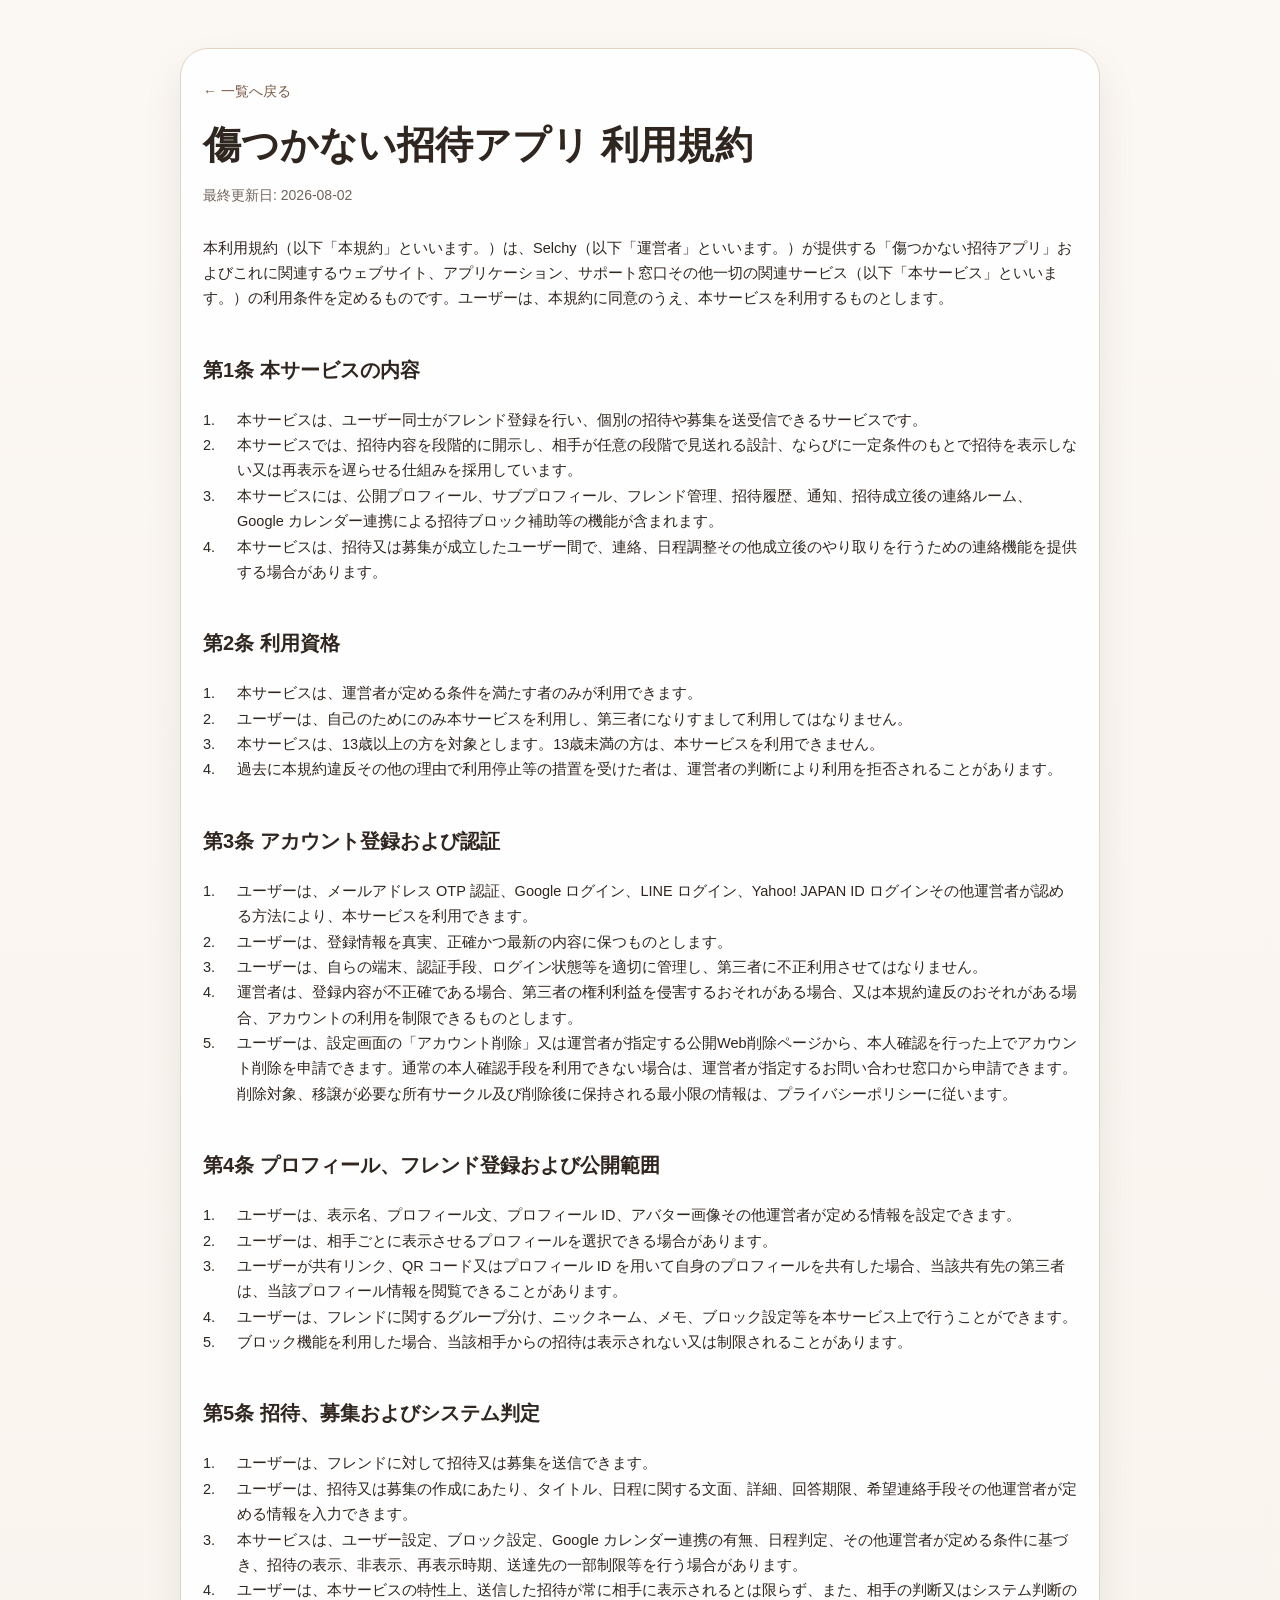
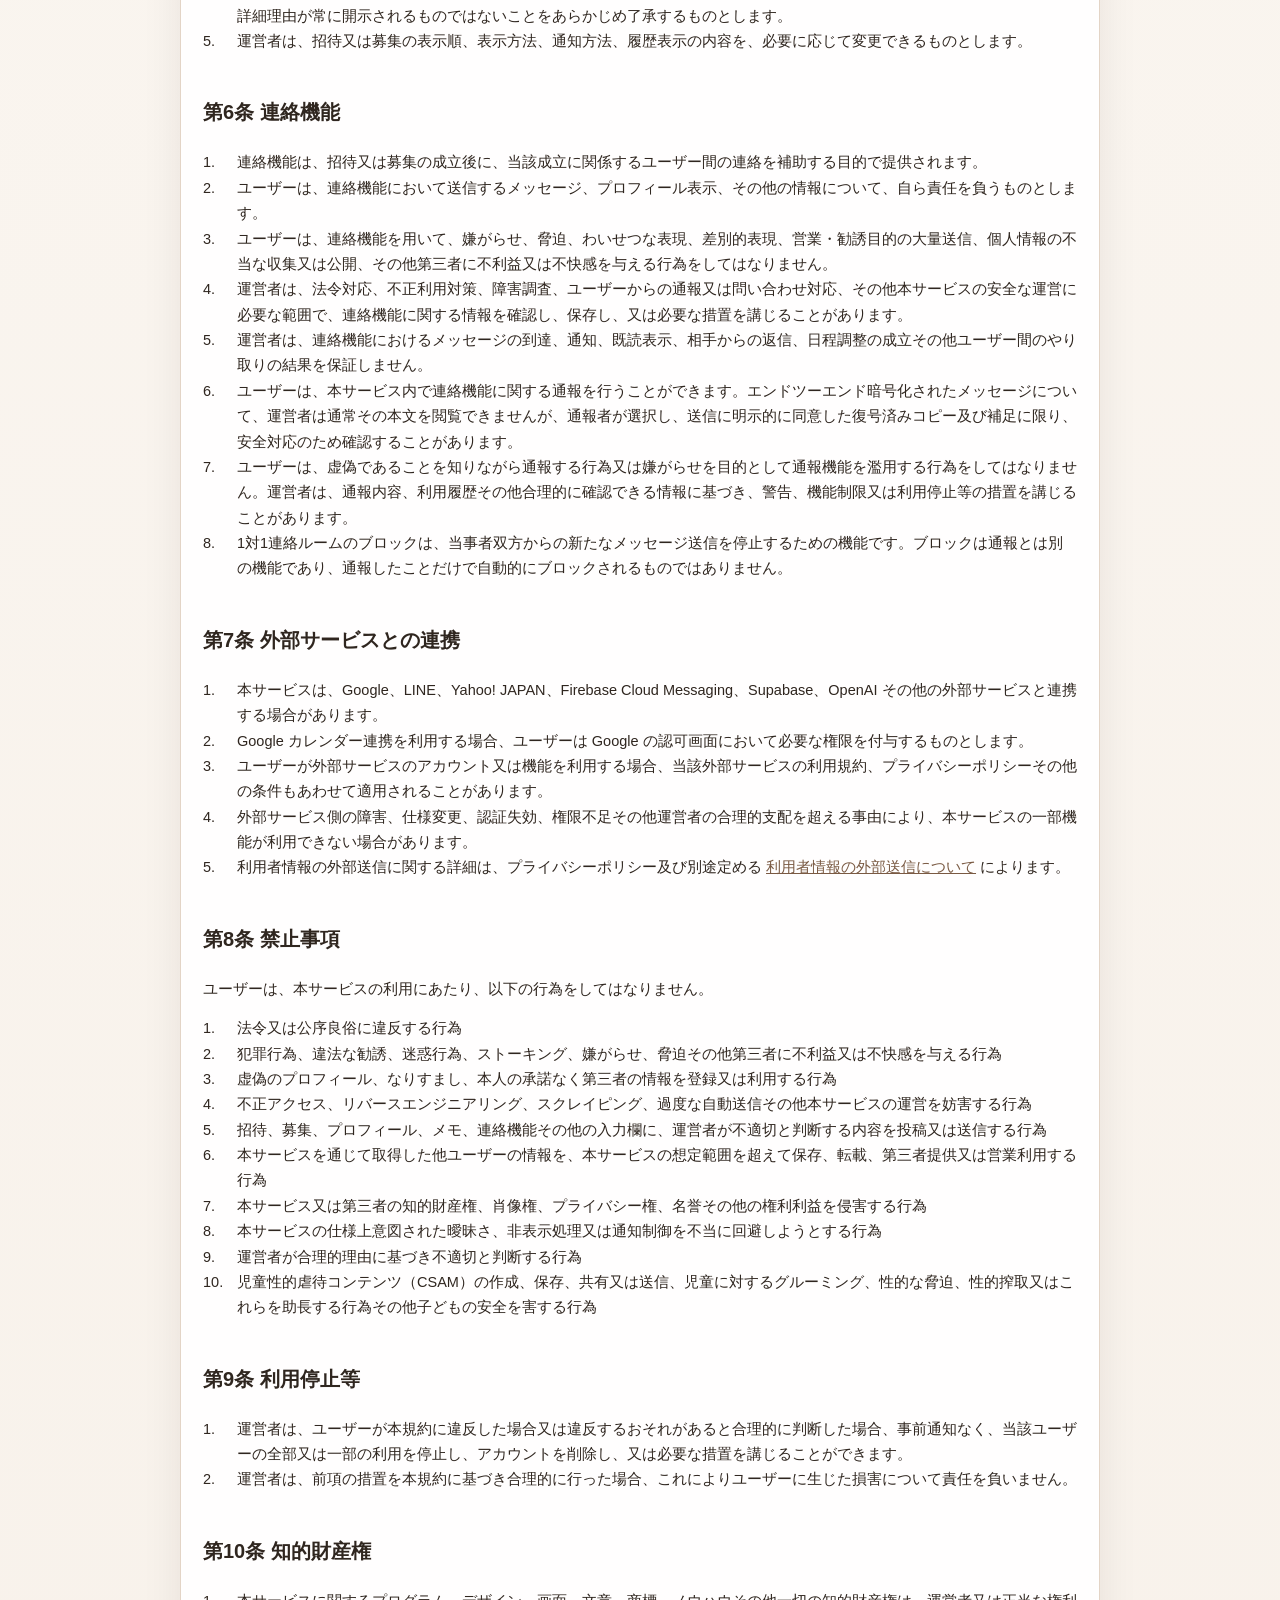
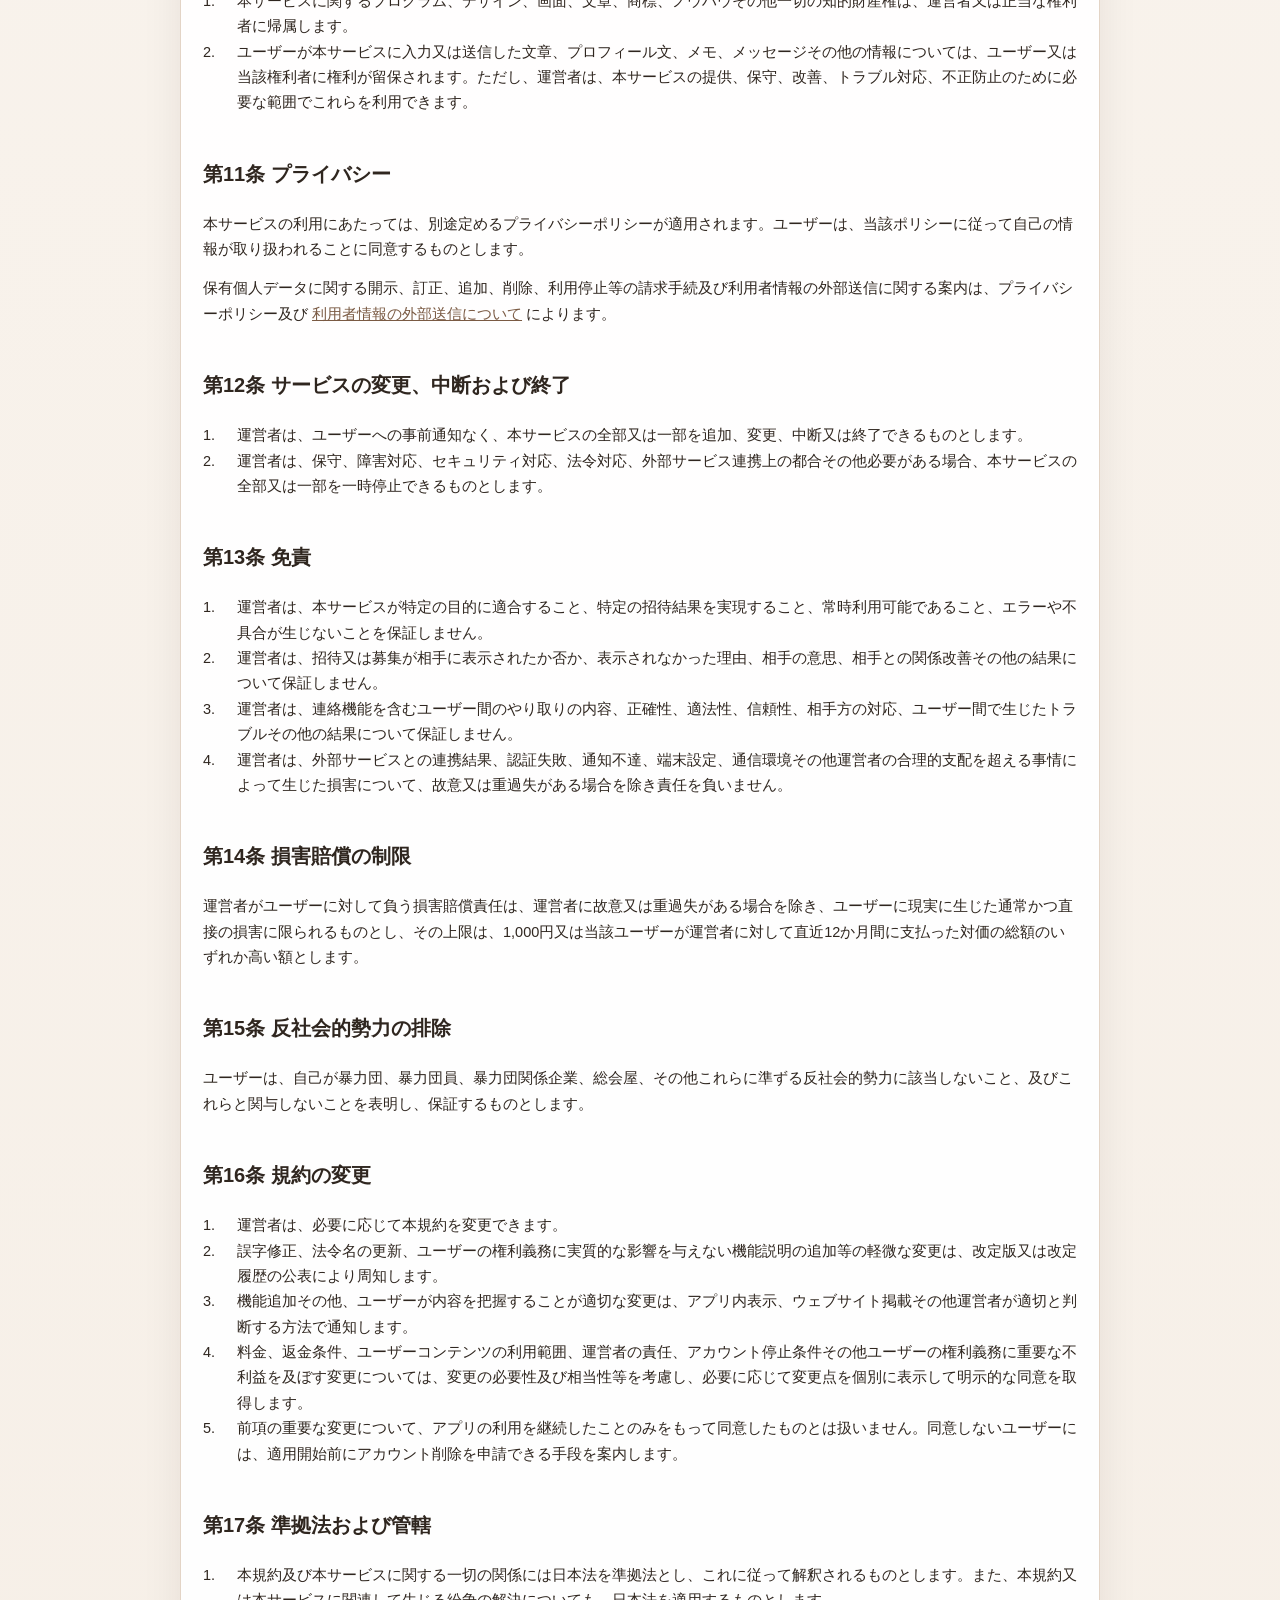
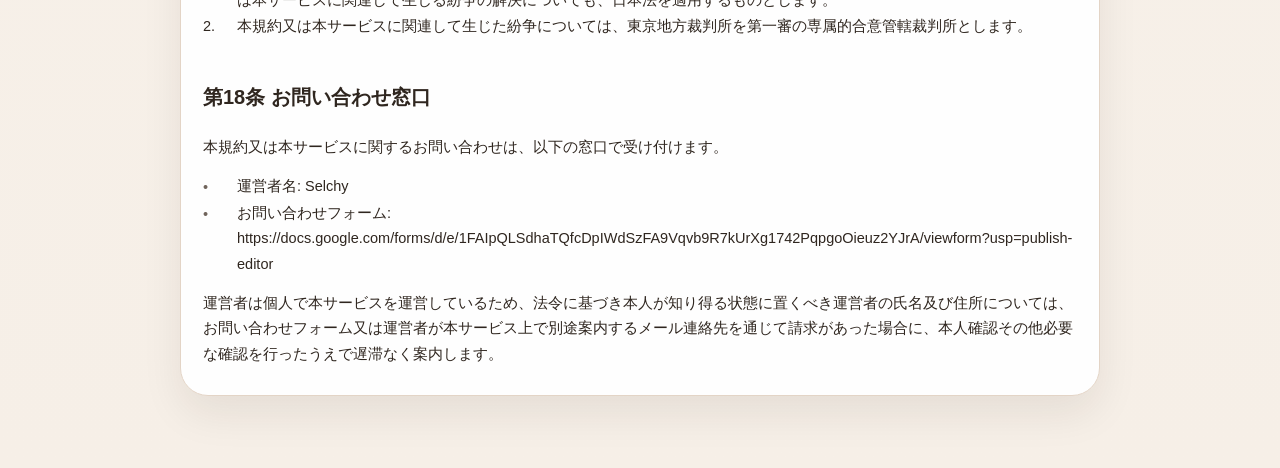
<file: terms.html>
<!DOCTYPE html>
<html lang="ja">
<head>
  <meta charset="UTF-8">
  <meta name="viewport" content="width=device-width, initial-scale=1.0">
  <title>傷つかない招待アプリ 利用規約</title>
  <style>

  :root {
    color-scheme: light;
    --bg: #f6efe7;
    --paper: rgba(255, 255, 255, 0.94);
    --text: #2f261f;
    --muted: #70645b;
    --border: #e3d4c6;
    --accent: #7a5a43;
  }
  * { box-sizing: border-box; }
  body {
    margin: 0;
    font-family: "Noto Sans JP", "Hiragino Sans", sans-serif;
    background: linear-gradient(180deg, #fbf7f2 0%, var(--bg) 100%);
    color: var(--text);
    line-height: 1.75;
  }
  main {
    max-width: 960px;
    margin: 0 auto;
    padding: 48px 20px 72px;
  }
  .shell {
    background: var(--paper);
    border: 1px solid var(--border);
    border-radius: 28px;
    padding: 28px 22px;
    box-shadow: 0 18px 40px rgba(42, 30, 18, 0.08);
  }
  .toplink {
    display: inline-flex;
    align-items: center;
    gap: 8px;
    margin-bottom: 18px;
    color: var(--accent);
    text-decoration: none;
    font-size: 14px;
  }
  h1 {
    margin: 0;
    font-size: clamp(28px, 4vw, 38px);
    line-height: 1.25;
  }
  .updated {
    margin-top: 14px;
    color: var(--muted);
    font-size: 14px;
  }
  .content {
    margin-top: 28px;
  }
  .content h2 {
    margin: 30px 0 10px;
    font-size: 20px;
    line-height: 1.4;
  }
  .content h3 {
    margin: 18px 0 8px;
    font-size: 16px;
    line-height: 1.5;
  }
  .content p,
  .content .ordered,
  .content .bullet {
    margin: 0;
    font-size: 14.5px;
  }
  .content .spacer {
    height: 14px;
  }
  .ordered,
  .bullet {
    display: grid;
    grid-template-columns: 24px 1fr;
    column-gap: 10px;
    align-items: start;
  }
  .bullet::before {
    content: "•";
    color: var(--muted);
    padding-top: 1px;
  }
  .ordered .marker {
    color: var(--text);
  }
  .content code {
    font-family: "Cascadia Code", "SFMono-Regular", Consolas, monospace;
    background: rgba(122, 90, 67, 0.08);
    border-radius: 6px;
    padding: 1px 5px;
    font-size: 0.94em;
  }
  .home h1 {
    margin-bottom: 10px;
  }
  .home p {
    margin: 0 0 22px;
    color: var(--muted);
  }
  .links {
    display: grid;
    gap: 14px;
  }
  .card {
    display: block;
    padding: 18px 18px 16px;
    border-radius: 18px;
    border: 1px solid var(--border);
    background: #fff;
    color: inherit;
    text-decoration: none;
  }
  .card strong {
    display: block;
    font-size: 16px;
    margin-bottom: 6px;
  }
  .card span {
    color: var(--muted);
    font-size: 14px;
  }
  a { color: var(--accent); }
  @media (max-width: 640px) {
    .shell { padding: 22px 16px; border-radius: 22px; }
    main { padding: 28px 14px 48px; }
  }

  </style>
</head>
<body>
  <main>
    <article class="shell">
      <a class="toplink" href="./legal-documents.html">← 一覧へ戻る</a>
      <h1>傷つかない招待アプリ 利用規約</h1>
      <div class="updated">最終更新日: 2026-08-02</div>
      <section class="content">
      <p>本利用規約（以下「本規約」といいます。）は、Selchy（以下「運営者」といいます。）が提供する「傷つかない招待アプリ」およびこれに関連するウェブサイト、アプリケーション、サポート窓口その他一切の関連サービス（以下「本サービス」といいます。）の利用条件を定めるものです。ユーザーは、本規約に同意のうえ、本サービスを利用するものとします。</p>
      <div class="spacer"></div>
      <h2>第1条 本サービスの内容</h2>
      <div class="spacer"></div>
      <div class="ordered"><div class="marker">1.</div><div>本サービスは、ユーザー同士がフレンド登録を行い、個別の招待や募集を送受信できるサービスです。</div></div>
      <div class="ordered"><div class="marker">2.</div><div>本サービスでは、招待内容を段階的に開示し、相手が任意の段階で見送れる設計、ならびに一定条件のもとで招待を表示しない又は再表示を遅らせる仕組みを採用しています。</div></div>
      <div class="ordered"><div class="marker">3.</div><div>本サービスには、公開プロフィール、サブプロフィール、フレンド管理、招待履歴、通知、招待成立後の連絡ルーム、Google カレンダー連携による招待ブロック補助等の機能が含まれます。</div></div>
      <div class="ordered"><div class="marker">4.</div><div>本サービスは、招待又は募集が成立したユーザー間で、連絡、日程調整その他成立後のやり取りを行うための連絡機能を提供する場合があります。</div></div>
      <div class="spacer"></div>
      <h2>第2条 利用資格</h2>
      <div class="spacer"></div>
      <div class="ordered"><div class="marker">1.</div><div>本サービスは、運営者が定める条件を満たす者のみが利用できます。</div></div>
      <div class="ordered"><div class="marker">2.</div><div>ユーザーは、自己のためにのみ本サービスを利用し、第三者になりすまして利用してはなりません。</div></div>
      <div class="ordered"><div class="marker">3.</div><div>本サービスは、13歳以上の方を対象とします。13歳未満の方は、本サービスを利用できません。</div></div>
      <div class="ordered"><div class="marker">4.</div><div>過去に本規約違反その他の理由で利用停止等の措置を受けた者は、運営者の判断により利用を拒否されることがあります。</div></div>
      <div class="spacer"></div>
      <h2>第3条 アカウント登録および認証</h2>
      <div class="spacer"></div>
      <div class="ordered"><div class="marker">1.</div><div>ユーザーは、メールアドレス OTP 認証、Google ログイン、LINE ログイン、Yahoo! JAPAN ID ログインその他運営者が認める方法により、本サービスを利用できます。</div></div>
      <div class="ordered"><div class="marker">2.</div><div>ユーザーは、登録情報を真実、正確かつ最新の内容に保つものとします。</div></div>
      <div class="ordered"><div class="marker">3.</div><div>ユーザーは、自らの端末、認証手段、ログイン状態等を適切に管理し、第三者に不正利用させてはなりません。</div></div>
      <div class="ordered"><div class="marker">4.</div><div>運営者は、登録内容が不正確である場合、第三者の権利利益を侵害するおそれがある場合、又は本規約違反のおそれがある場合、アカウントの利用を制限できるものとします。</div></div>
      <div class="ordered"><div class="marker">5.</div><div>ユーザーは、設定画面の「アカウント削除」又は運営者が指定する公開Web削除ページから、本人確認を行った上でアカウント削除を申請できます。通常の本人確認手段を利用できない場合は、運営者が指定するお問い合わせ窓口から申請できます。削除対象、移譲が必要な所有サークル及び削除後に保持される最小限の情報は、プライバシーポリシーに従います。</div></div>
      <div class="spacer"></div>
      <h2>第4条 プロフィール、フレンド登録および公開範囲</h2>
      <div class="spacer"></div>
      <div class="ordered"><div class="marker">1.</div><div>ユーザーは、表示名、プロフィール文、プロフィール ID、アバター画像その他運営者が定める情報を設定できます。</div></div>
      <div class="ordered"><div class="marker">2.</div><div>ユーザーは、相手ごとに表示させるプロフィールを選択できる場合があります。</div></div>
      <div class="ordered"><div class="marker">3.</div><div>ユーザーが共有リンク、QR コード又はプロフィール ID を用いて自身のプロフィールを共有した場合、当該共有先の第三者は、当該プロフィール情報を閲覧できることがあります。</div></div>
      <div class="ordered"><div class="marker">4.</div><div>ユーザーは、フレンドに関するグループ分け、ニックネーム、メモ、ブロック設定等を本サービス上で行うことができます。</div></div>
      <div class="ordered"><div class="marker">5.</div><div>ブロック機能を利用した場合、当該相手からの招待は表示されない又は制限されることがあります。</div></div>
      <div class="spacer"></div>
      <h2>第5条 招待、募集およびシステム判定</h2>
      <div class="spacer"></div>
      <div class="ordered"><div class="marker">1.</div><div>ユーザーは、フレンドに対して招待又は募集を送信できます。</div></div>
      <div class="ordered"><div class="marker">2.</div><div>ユーザーは、招待又は募集の作成にあたり、タイトル、日程に関する文面、詳細、回答期限、希望連絡手段その他運営者が定める情報を入力できます。</div></div>
      <div class="ordered"><div class="marker">3.</div><div>本サービスは、ユーザー設定、ブロック設定、Google カレンダー連携の有無、日程判定、その他運営者が定める条件に基づき、招待の表示、非表示、再表示時期、送達先の一部制限等を行う場合があります。</div></div>
      <div class="ordered"><div class="marker">4.</div><div>ユーザーは、本サービスの特性上、送信した招待が常に相手に表示されるとは限らず、また、相手の判断又はシステム判断の詳細理由が常に開示されるものではないことをあらかじめ了承するものとします。</div></div>
      <div class="ordered"><div class="marker">5.</div><div>運営者は、招待又は募集の表示順、表示方法、通知方法、履歴表示の内容を、必要に応じて変更できるものとします。</div></div>
      <div class="spacer"></div>
      <h2>第6条 連絡機能</h2>
      <div class="spacer"></div>
      <div class="ordered"><div class="marker">1.</div><div>連絡機能は、招待又は募集の成立後に、当該成立に関係するユーザー間の連絡を補助する目的で提供されます。</div></div>
      <div class="ordered"><div class="marker">2.</div><div>ユーザーは、連絡機能において送信するメッセージ、プロフィール表示、その他の情報について、自ら責任を負うものとします。</div></div>
      <div class="ordered"><div class="marker">3.</div><div>ユーザーは、連絡機能を用いて、嫌がらせ、脅迫、わいせつな表現、差別的表現、営業・勧誘目的の大量送信、個人情報の不当な収集又は公開、その他第三者に不利益又は不快感を与える行為をしてはなりません。</div></div>
      <div class="ordered"><div class="marker">4.</div><div>運営者は、法令対応、不正利用対策、障害調査、ユーザーからの通報又は問い合わせ対応、その他本サービスの安全な運営に必要な範囲で、連絡機能に関する情報を確認し、保存し、又は必要な措置を講じることがあります。</div></div>
      <div class="ordered"><div class="marker">5.</div><div>運営者は、連絡機能におけるメッセージの到達、通知、既読表示、相手からの返信、日程調整の成立その他ユーザー間のやり取りの結果を保証しません。</div></div>
      <div class="ordered"><div class="marker">6.</div><div>ユーザーは、本サービス内で連絡機能に関する通報を行うことができます。エンドツーエンド暗号化されたメッセージについて、運営者は通常その本文を閲覧できませんが、通報者が選択し、送信に明示的に同意した復号済みコピー及び補足に限り、安全対応のため確認することがあります。</div></div>
      <div class="ordered"><div class="marker">7.</div><div>ユーザーは、虚偽であることを知りながら通報する行為又は嫌がらせを目的として通報機能を濫用する行為をしてはなりません。運営者は、通報内容、利用履歴その他合理的に確認できる情報に基づき、警告、機能制限又は利用停止等の措置を講じることがあります。</div></div>
      <div class="ordered"><div class="marker">8.</div><div>1対1連絡ルームのブロックは、当事者双方からの新たなメッセージ送信を停止するための機能です。ブロックは通報とは別の機能であり、通報したことだけで自動的にブロックされるものではありません。</div></div>
      <div class="spacer"></div>
      <h2>第7条 外部サービスとの連携</h2>
      <div class="spacer"></div>
      <div class="ordered"><div class="marker">1.</div><div>本サービスは、Google、LINE、Yahoo! JAPAN、Firebase Cloud Messaging、Supabase、OpenAI その他の外部サービスと連携する場合があります。</div></div>
      <div class="ordered"><div class="marker">2.</div><div>Google カレンダー連携を利用する場合、ユーザーは Google の認可画面において必要な権限を付与するものとします。</div></div>
      <div class="ordered"><div class="marker">3.</div><div>ユーザーが外部サービスのアカウント又は機能を利用する場合、当該外部サービスの利用規約、プライバシーポリシーその他の条件もあわせて適用されることがあります。</div></div>
      <div class="ordered"><div class="marker">4.</div><div>外部サービス側の障害、仕様変更、認証失効、権限不足その他運営者の合理的支配を超える事由により、本サービスの一部機能が利用できない場合があります。</div></div>
      <div class="ordered"><div class="marker">5.</div><div>利用者情報の外部送信に関する詳細は、プライバシーポリシー及び別途定める <a href="./external-transmission.html">利用者情報の外部送信について</a> によります。</div></div>
      <div class="spacer"></div>
      <h2>第8条 禁止事項</h2>
      <div class="spacer"></div>
      <p>ユーザーは、本サービスの利用にあたり、以下の行為をしてはなりません。</p>
      <div class="spacer"></div>
      <div class="ordered"><div class="marker">1.</div><div>法令又は公序良俗に違反する行為</div></div>
      <div class="ordered"><div class="marker">2.</div><div>犯罪行為、違法な勧誘、迷惑行為、ストーキング、嫌がらせ、脅迫その他第三者に不利益又は不快感を与える行為</div></div>
      <div class="ordered"><div class="marker">3.</div><div>虚偽のプロフィール、なりすまし、本人の承諾なく第三者の情報を登録又は利用する行為</div></div>
      <div class="ordered"><div class="marker">4.</div><div>不正アクセス、リバースエンジニアリング、スクレイピング、過度な自動送信その他本サービスの運営を妨害する行為</div></div>
      <div class="ordered"><div class="marker">5.</div><div>招待、募集、プロフィール、メモ、連絡機能その他の入力欄に、運営者が不適切と判断する内容を投稿又は送信する行為</div></div>
      <div class="ordered"><div class="marker">6.</div><div>本サービスを通じて取得した他ユーザーの情報を、本サービスの想定範囲を超えて保存、転載、第三者提供又は営業利用する行為</div></div>
      <div class="ordered"><div class="marker">7.</div><div>本サービス又は第三者の知的財産権、肖像権、プライバシー権、名誉その他の権利利益を侵害する行為</div></div>
      <div class="ordered"><div class="marker">8.</div><div>本サービスの仕様上意図された曖昧さ、非表示処理又は通知制御を不当に回避しようとする行為</div></div>
      <div class="ordered"><div class="marker">9.</div><div>運営者が合理的理由に基づき不適切と判断する行為</div></div>
      <div class="ordered"><div class="marker">10.</div><div>児童性的虐待コンテンツ（CSAM）の作成、保存、共有又は送信、児童に対するグルーミング、性的な脅迫、性的搾取又はこれらを助長する行為その他子どもの安全を害する行為</div></div>
      <div class="spacer"></div>
      <h2>第9条 利用停止等</h2>
      <div class="spacer"></div>
      <div class="ordered"><div class="marker">1.</div><div>運営者は、ユーザーが本規約に違反した場合又は違反するおそれがあると合理的に判断した場合、事前通知なく、当該ユーザーの全部又は一部の利用を停止し、アカウントを削除し、又は必要な措置を講じることができます。</div></div>
      <div class="ordered"><div class="marker">2.</div><div>運営者は、前項の措置を本規約に基づき合理的に行った場合、これによりユーザーに生じた損害について責任を負いません。</div></div>
      <div class="spacer"></div>
      <h2>第10条 知的財産権</h2>
      <div class="spacer"></div>
      <div class="ordered"><div class="marker">1.</div><div>本サービスに関するプログラム、デザイン、画面、文章、商標、ノウハウその他一切の知的財産権は、運営者又は正当な権利者に帰属します。</div></div>
      <div class="ordered"><div class="marker">2.</div><div>ユーザーが本サービスに入力又は送信した文章、プロフィール文、メモ、メッセージその他の情報については、ユーザー又は当該権利者に権利が留保されます。ただし、運営者は、本サービスの提供、保守、改善、トラブル対応、不正防止のために必要な範囲でこれらを利用できます。</div></div>
      <div class="spacer"></div>
      <h2>第11条 プライバシー</h2>
      <div class="spacer"></div>
      <p>本サービスの利用にあたっては、別途定めるプライバシーポリシーが適用されます。ユーザーは、当該ポリシーに従って自己の情報が取り扱われることに同意するものとします。</p>
      <div class="spacer"></div>
      <p>保有個人データに関する開示、訂正、追加、削除、利用停止等の請求手続及び利用者情報の外部送信に関する案内は、プライバシーポリシー及び <a href="./external-transmission.html">利用者情報の外部送信について</a> によります。</p>
      <div class="spacer"></div>
      <h2>第12条 サービスの変更、中断および終了</h2>
      <div class="spacer"></div>
      <div class="ordered"><div class="marker">1.</div><div>運営者は、ユーザーへの事前通知なく、本サービスの全部又は一部を追加、変更、中断又は終了できるものとします。</div></div>
      <div class="ordered"><div class="marker">2.</div><div>運営者は、保守、障害対応、セキュリティ対応、法令対応、外部サービス連携上の都合その他必要がある場合、本サービスの全部又は一部を一時停止できるものとします。</div></div>
      <div class="spacer"></div>
      <h2>第13条 免責</h2>
      <div class="spacer"></div>
      <div class="ordered"><div class="marker">1.</div><div>運営者は、本サービスが特定の目的に適合すること、特定の招待結果を実現すること、常時利用可能であること、エラーや不具合が生じないことを保証しません。</div></div>
      <div class="ordered"><div class="marker">2.</div><div>運営者は、招待又は募集が相手に表示されたか否か、表示されなかった理由、相手の意思、相手との関係改善その他の結果について保証しません。</div></div>
      <div class="ordered"><div class="marker">3.</div><div>運営者は、連絡機能を含むユーザー間のやり取りの内容、正確性、適法性、信頼性、相手方の対応、ユーザー間で生じたトラブルその他の結果について保証しません。</div></div>
      <div class="ordered"><div class="marker">4.</div><div>運営者は、外部サービスとの連携結果、認証失敗、通知不達、端末設定、通信環境その他運営者の合理的支配を超える事情によって生じた損害について、故意又は重過失がある場合を除き責任を負いません。</div></div>
      <div class="spacer"></div>
      <h2>第14条 損害賠償の制限</h2>
      <div class="spacer"></div>
      <p>運営者がユーザーに対して負う損害賠償責任は、運営者に故意又は重過失がある場合を除き、ユーザーに現実に生じた通常かつ直接の損害に限られるものとし、その上限は、1,000円又は当該ユーザーが運営者に対して直近12か月間に支払った対価の総額のいずれか高い額とします。</p>
      <div class="spacer"></div>
      <h2>第15条 反社会的勢力の排除</h2>
      <div class="spacer"></div>
      <p>ユーザーは、自己が暴力団、暴力団員、暴力団関係企業、総会屋、その他これらに準ずる反社会的勢力に該当しないこと、及びこれらと関与しないことを表明し、保証するものとします。</p>
      <div class="spacer"></div>
      <h2>第16条 規約の変更</h2>
      <div class="spacer"></div>
      <div class="ordered"><div class="marker">1.</div><div>運営者は、必要に応じて本規約を変更できます。</div></div>
      <div class="ordered"><div class="marker">2.</div><div>誤字修正、法令名の更新、ユーザーの権利義務に実質的な影響を与えない機能説明の追加等の軽微な変更は、改定版又は改定履歴の公表により周知します。</div></div>
      <div class="ordered"><div class="marker">3.</div><div>機能追加その他、ユーザーが内容を把握することが適切な変更は、アプリ内表示、ウェブサイト掲載その他運営者が適切と判断する方法で通知します。</div></div>
      <div class="ordered"><div class="marker">4.</div><div>料金、返金条件、ユーザーコンテンツの利用範囲、運営者の責任、アカウント停止条件その他ユーザーの権利義務に重要な不利益を及ぼす変更については、変更の必要性及び相当性等を考慮し、必要に応じて変更点を個別に表示して明示的な同意を取得します。</div></div>
      <div class="ordered"><div class="marker">5.</div><div>前項の重要な変更について、アプリの利用を継続したことのみをもって同意したものとは扱いません。同意しないユーザーには、適用開始前にアカウント削除を申請できる手段を案内します。</div></div>
      <div class="spacer"></div>
      <h2>第17条 準拠法および管轄</h2>
      <div class="spacer"></div>
      <div class="ordered"><div class="marker">1.</div><div>本規約及び本サービスに関する一切の関係には日本法を準拠法とし、これに従って解釈されるものとします。また、本規約又は本サービスに関連して生じる紛争の解決についても、日本法を適用するものとします。</div></div>
      <div class="ordered"><div class="marker">2.</div><div>本規約又は本サービスに関連して生じた紛争については、東京地方裁判所を第一審の専属的合意管轄裁判所とします。</div></div>
      <div class="spacer"></div>
      <h2>第18条 お問い合わせ窓口</h2>
      <div class="spacer"></div>
      <p>本規約又は本サービスに関するお問い合わせは、以下の窓口で受け付けます。</p>
      <div class="spacer"></div>
      <div class="bullet"><div>運営者名: Selchy</div></div>
      <div class="bullet"><div>お問い合わせフォーム: https://docs.google.com/forms/d/e/1FAIpQLSdhaTQfcDpIWdSzFA9Vqvb9R7kUrXg1742PqpgoOieuz2YJrA/viewform?usp=publish-editor</div></div>
      <div class="spacer"></div>
      <p>運営者は個人で本サービスを運営しているため、法令に基づき本人が知り得る状態に置くべき運営者の氏名及び住所については、お問い合わせフォーム又は運営者が本サービス上で別途案内するメール連絡先を通じて請求があった場合に、本人確認その他必要な確認を行ったうえで遅滞なく案内します。</p>
      </section>
    </article>
  </main>
</body>
</html>
</file>
<file: assets/main-BLRME-yL.css>
:root{--bg: #fcf8f3;--bg-soft: #f6efe6;--surface: rgba(255, 255, 255, .9);--surface-strong: #ffffff;--line: rgba(216, 200, 183, .82);--text: #272331;--text-soft: #6f6a72;--text-faint: #9a9086;--accent: #d09259;--accent-deep: #b67a45;--accent-soft: #efe0d0;--shadow-soft: 0 14px 34px rgba(53, 38, 21, .07);--shadow-deep: 0 28px 60px rgba(53, 38, 21, .12);--radius-xl: 36px;--radius-lg: 28px;--radius-md: 20px;--header-height: 76px;--container: 1200px;--transition: .26s cubic-bezier(.22, 1, .36, 1)}*,*:before,*:after{box-sizing:border-box}html{scroll-behavior:smooth;overflow-x:clip}body{margin:0;background:radial-gradient(circle at top left,rgba(255,239,222,.84),transparent 42%),linear-gradient(180deg,#fdfaf6 0%,var(--bg) 100%);color:var(--text);font-family:Noto Sans JP,sans-serif;-webkit-font-smoothing:antialiased;text-rendering:optimizeLegibility;overflow-x:hidden}a{color:inherit;text-decoration:none}button{font:inherit}img{display:block;max-width:100%}#root{min-height:100dvh}.page-shell{position:relative;overflow-x:clip}.layout-container{width:min(calc(100% - 40px),var(--container));margin:0 auto}.site-header{position:sticky;top:0;z-index:40;-webkit-backdrop-filter:blur(20px);backdrop-filter:blur(20px);background:#fcf8f3d1;border-bottom:1px solid transparent;transition:border-color var(--transition),box-shadow var(--transition)}.site-header.is-scrolled{border-bottom-color:#e5d8caeb;box-shadow:0 10px 24px #3526150d}.site-header__inner,.site-footer__inner{display:grid;align-items:center;gap:22px;min-height:var(--header-height);min-width:0}.site-header__inner{grid-template-columns:auto minmax(0,1fr) auto}.site-header__actions,.brand,.site-footer__brand{display:inline-flex;align-items:center;gap:14px;min-width:0}.brand__mark,.site-footer__mark{width:42px;height:42px;flex-shrink:0;border-radius:14px;object-fit:cover;box-shadow:0 12px 20px #3526151f}.brand__text{font-family:Outfit,sans-serif;font-size:1.02rem;font-weight:700;letter-spacing:-.03em;white-space:nowrap}.site-nav{display:inline-flex;justify-content:center;gap:22px;min-width:0;color:var(--text-soft);font-size:.95rem}.site-nav a,.site-footer__links a,.mobile-panel a{transition:color var(--transition)}.site-nav a:hover,.site-footer__links a:hover,.mobile-panel a:hover{color:var(--accent-deep)}.cta-button{display:inline-flex;align-items:center;justify-content:center;min-height:54px;padding:14px 24px;border-radius:999px;background:var(--accent);color:#fff;font-weight:700;line-height:1.2;text-align:center;box-shadow:0 16px 24px #d092593d;transition:transform var(--transition),background var(--transition),box-shadow var(--transition)}.cta-button:hover{background:var(--accent-deep);transform:translateY(-1px);box-shadow:0 18px 30px #b67a454d}.site-header__cta{white-space:nowrap}.menu-button{display:none;position:relative;width:46px;height:46px;padding:0;border:0;background:transparent}.menu-button span{position:absolute;left:11px;right:11px;height:2px;background:var(--text);transition:transform var(--transition),opacity var(--transition)}.menu-button span:first-child{top:17px}.menu-button span:last-child{top:27px}.menu-button.is-open span:first-child{transform:translateY(5px) rotate(45deg)}.menu-button.is-open span:last-child{transform:translateY(-5px) rotate(-45deg)}.mobile-panel{display:none}.mobile-panel.is-open{display:grid;gap:14px;width:min(calc(100% - 32px),var(--container));margin:0 auto 16px;padding:18px;border-radius:24px;background:#fffffff0;border:1px solid rgba(229,216,202,.9);box-shadow:var(--shadow-soft)}.mobile-panel__cta{width:100%}.top-note-section{padding:18px 0 0}.top-note-board{width:min(100%,52rem);margin:0 auto;padding:16px 18px 18px;border:1px solid rgba(216,200,183,.82);border-radius:24px;background:#ffffffd6;box-shadow:0 10px 30px #3526150d;-webkit-backdrop-filter:blur(12px);backdrop-filter:blur(12px);transition:opacity .22s ease,transform .26s cubic-bezier(.22,1,.36,1)}.top-note-board__header{display:flex;align-items:center;justify-content:flex-end;margin-bottom:4px}.top-note-board__close{position:relative;width:34px;height:34px;padding:0;border:0;border-radius:999px;background:#efe0d0ad;cursor:pointer;flex-shrink:0;transition:background var(--transition),transform var(--transition)}.top-note-board__close:hover{background:#d092592e;transform:translateY(-1px)}.top-note-board__close span{position:absolute;top:16px;left:10px;width:14px;height:1.5px;background:var(--text-soft)}.top-note-board__close span:first-child{transform:rotate(45deg)}.top-note-board__close span:last-child{transform:rotate(-45deg)}.top-note-board.is-closing{opacity:0;transform:translateY(-8px);pointer-events:none}.top-note{display:grid;gap:6px;width:100%;text-align:center;color:var(--text-faint);font-size:.84rem;line-height:1.75}.top-note p{margin:0}.hero-section{position:relative;overflow:clip;padding:54px 0 88px}.hero-backdrop{position:absolute;top:0;right:0;bottom:0;left:0;overflow:clip}.hero-backdrop__glow{position:absolute;border-radius:999px;filter:blur(26px)}.hero-backdrop__glow--left{top:6%;left:-8%;width:420px;height:320px;background:#f2cda85c}.hero-backdrop__glow--right{right:-5%;bottom:10%;width:390px;height:300px;background:#eadbc87a}.hero-backdrop__grid{position:absolute;top:0;right:0;bottom:0;left:0;background-image:linear-gradient(rgba(216,200,183,.06) 1px,transparent 1px),linear-gradient(90deg,rgba(216,200,183,.06) 1px,transparent 1px);background-size:56px 56px;-webkit-mask-image:linear-gradient(180deg,rgba(0,0,0,.8),transparent 88%);mask-image:linear-gradient(180deg,rgba(0,0,0,.8),transparent 88%)}.hero-layout{position:relative;display:grid;grid-template-columns:minmax(0,.98fr) minmax(360px,.88fr);gap:clamp(48px,6vw,82px);align-items:center;min-height:calc(100dvh - var(--header-height) - 64px);min-width:0}.hero-copy{position:relative;z-index:2;width:min(100%,520px);min-width:0}.eyebrow{margin:0 0 16px;color:var(--accent-deep);font-family:Outfit,sans-serif;font-size:.84rem;font-weight:700;letter-spacing:.16em;text-transform:uppercase}.multiline-heading{margin:0;font-family:Outfit,sans-serif;letter-spacing:-.05em;line-height:.96}.multiline-heading__line{display:block;text-wrap:pretty}.hero-title{font-size:clamp(3.25rem,6.8vw,6.2rem)}.hero-lead,.section-intro__lead,.problem-card p,.idea-card p,.feature-block__body p,.flow-step p,.vision-panel p,.cta-panel__note,.site-footer__brand p{margin:0;color:var(--text-soft);line-height:1.9}.hero-lead{margin-top:24px;max-width:44ch;font-size:1.03rem}.hero-actions{display:flex;flex-wrap:wrap;gap:12px;margin-top:30px}.hero-actions .cta-button{width:min(100%,320px)}.hero-note{margin:12px 0 0;color:var(--text-faint);font-size:.9rem}.hero-visual{position:relative;justify-self:end;width:min(100%,560px);min-height:620px;z-index:1;min-width:0}.hero-card,.feature-media,.flow-visual__card{position:relative;overflow:hidden;border-radius:var(--radius-xl);border:1px solid var(--line);background:#ffffffe6;box-shadow:var(--shadow-deep)}.hero-card:after,.feature-media:after,.flow-visual__card:after{content:"";position:absolute;top:0;right:0;bottom:0;left:0;background:linear-gradient(180deg,#fcf8f303,#fcf8f30f);pointer-events:none}.hero-card{position:absolute}.hero-card img{width:100%;height:100%;object-fit:cover}.hero-card--center{right:8%;top:6%;width:min(100%,340px);transform:rotate(3deg)}.hero-card--left{left:12px;top:17%;width:208px;transform:rotate(-8deg)}.hero-card--right{right:6px;bottom:4%;width:208px;transform:rotate(8deg)}.section{padding:120px 0}.section--warm{background:linear-gradient(180deg,#efe0d075,#fcf8f3b8)}.section--surface{background:#ffffff6b}.section-intro{display:grid;gap:18px;margin-bottom:56px}.section-intro .multiline-heading{font-size:clamp(2.45rem,5vw,4.5rem)}.problem-list{display:grid;gap:18px}.problem-card{display:grid;grid-template-columns:72px minmax(0,1fr);gap:22px;padding:28px 28px 30px;border-radius:28px;background:#ffffffe0;border:1px solid rgba(229,216,202,.82);box-shadow:var(--shadow-soft);min-width:0}.problem-card__index,.feature-block__index,.flow-step__index{font-family:Outfit,sans-serif;font-weight:800}.problem-card__index{color:#d0925994;font-size:2rem;letter-spacing:-.08em}.problem-card h3,.idea-card h3,.feature-title,.flow-step h3{margin:0 0 10px;font-size:1.18rem;line-height:1.45}.idea-card h3 u{text-decoration-line:underline;text-decoration-color:var(--accent);text-decoration-thickness:.16em;text-underline-offset:.12em}.idea-grid{display:grid;grid-template-columns:repeat(3,minmax(0,1fr));gap:18px}.idea-card,.vision-panel,.cta-panel{border-radius:30px;background:#ffffffd6;border:1px solid var(--line);box-shadow:var(--shadow-soft)}.idea-card{min-height:270px;padding:30px}.feature-stack{display:grid;gap:clamp(56px,8vw,92px)}.feature-block{display:grid;grid-template-columns:minmax(0,.92fr) minmax(0,.94fr);grid-template-areas:"body media";gap:clamp(30px,4vw,56px);align-items:center;min-width:0}.feature-block.is-reverse{grid-template-columns:minmax(0,.94fr) minmax(0,.92fr);grid-template-areas:"media body"}.feature-block__body{grid-area:body;min-width:0;width:min(100%,430px)}.feature-media{grid-area:media;aspect-ratio:1.22}.feature-block__index{display:block;margin-bottom:14px;color:#d092598c;font-size:2.5rem;letter-spacing:-.08em}.feature-title{font-family:Outfit,sans-serif;font-size:clamp(1.28rem,2.2vw,1.72rem);line-height:1.18;letter-spacing:-.04em;width:min(100%,18ch)}.feature-title .multiline-heading__line{max-width:18ch}.feature-media--appshot,.feature-media--settings{padding:14px;background:radial-gradient(circle at top,rgba(208,146,89,.1),transparent 56%),linear-gradient(180deg,#fdf9f4,#f6eee4)}.feature-media img{width:100%;height:100%;object-fit:contain;border-radius:26px;background:#fff}.flow-layout{display:grid;grid-template-columns:minmax(0,.92fr) minmax(0,1.08fr);gap:36px;align-items:center;min-width:0}.flow-steps{display:grid;gap:16px;min-width:0}.flow-step{display:grid;grid-template-columns:44px minmax(0,1fr);gap:18px;padding:20px 22px;border-top:1px solid rgba(216,200,183,.72)}.flow-step:first-child{border-top:0}.flow-step__index{display:inline-grid;place-items:center;width:44px;height:44px;border-radius:999px;background:var(--accent-soft);color:var(--accent-deep);font-size:1rem}.flow-visual{position:relative;min-height:580px;min-width:0}.flow-visual__card{position:absolute}.flow-visual__card img{width:100%;height:100%;object-fit:cover}.flow-visual__card--primary{left:0;top:0;width:min(100%,340px)}.flow-visual__card--secondary{right:0;bottom:0;width:min(100%,280px)}.vision-panel{padding:clamp(72px,7vw,88px) clamp(48px,7vw,80px);background:linear-gradient(135deg,#ffffffe6,#f9efe6d6);box-shadow:var(--shadow-deep)}.vision-panel .multiline-heading{font-size:clamp(2.35rem,4.8vw,4rem);line-height:1.14}.vision-panel .eyebrow{margin-bottom:28px}.vision-panel p{margin-top:24px;max-width:52ch;line-height:1.72}.cta-panel{display:grid;justify-items:start;gap:18px;padding:54px clamp(28px,5vw,64px);box-shadow:var(--shadow-deep)}.cta-panel .multiline-heading{font-size:clamp(2.3rem,4.8vw,4rem)}.cta-panel__button{min-width:0;width:min(100%,260px)}.cta-panel__note{color:var(--text-faint);font-size:.92rem}.site-footer{padding:34px 0 54px}.site-footer__inner{grid-template-columns:minmax(0,1fr) auto;gap:24px;min-height:0;padding-top:6px;border-top:1px solid rgba(216,200,183,.7)}.site-footer__brand strong{display:block;margin-bottom:4px;font-family:Outfit,sans-serif;font-size:1.05rem}.site-footer__brand p{font-size:.92rem}.site-footer__links{display:inline-flex;gap:18px;color:var(--text-soft);font-size:.95rem;white-space:nowrap}.reveal{opacity:0;transform:translateY(28px);transition:opacity .68s cubic-bezier(.22,1,.36,1),transform .68s cubic-bezier(.22,1,.36,1)}.reveal.is-visible{opacity:1;transform:translateY(0)}@media (max-width: 1240px){.site-nav{gap:18px;font-size:.9rem}.brand__text{font-size:.98rem}}@media (max-width: 1100px){.site-nav,.site-header__cta{display:none}.site-header__inner{position:relative;grid-template-columns:minmax(0,1fr);padding-right:56px}.site-header__actions{position:absolute;right:0;top:50%;transform:translateY(-50%);justify-self:end}.menu-button{display:inline-block}.hero-layout,.idea-grid,.flow-layout,.site-footer__inner{grid-template-columns:1fr}.hero-layout{min-height:auto;gap:34px;justify-items:center}.hero-visual{justify-self:center;width:min(100%,560px);min-height:540px}.hero-copy{justify-self:center;width:min(100%,640px);text-align:center;display:grid;justify-items:center}.hero-lead,.hero-note{max-width:34rem}.hero-actions{justify-content:center}.feature-block,.feature-block.is-reverse{grid-template-columns:1fr;grid-template-areas:"body" "media"}.feature-block__body{width:min(100%,36rem);margin:0 auto}}@media (max-width: 760px){.layout-container{width:min(calc(100% - 24px),var(--container))}.top-note-section{padding-top:12px}.top-note-board{width:min(100%,32rem);padding:14px 14px 16px;border-radius:20px}.top-note{font-size:.76rem;line-height:1.7}.hero-section{padding:28px 0 72px}.hero-layout{gap:28px}.hero-title{font-size:clamp(2.15rem,11.6vw,3.75rem);line-height:1.03}.brand{min-width:0}.brand__text{font-size:clamp(.88rem,2.9vw,1rem)}.section{padding:88px 0}.section-intro{margin-bottom:42px}.section-intro .multiline-heading,.vision-panel .multiline-heading,.cta-panel .multiline-heading{font-size:clamp(2.05rem,9vw,3.2rem);line-height:1.04}.hero-lead,.section-intro__lead,.problem-card p,.idea-card p,.feature-block__body p,.flow-step p,.vision-panel p{font-size:.95rem}.cta-button{width:min(100%,320px);max-width:100%;white-space:normal}.hero-visual{width:min(100%,430px);min-height:clamp(360px,96vw,450px)}.hero-card--center{right:8%;width:min(68vw,290px)}.hero-card--left,.hero-card--right{width:min(40vw,168px)}.problem-card{grid-template-columns:56px minmax(0,1fr);padding:22px 20px 24px}.feature-stack{gap:64px}.feature-block{gap:22px}.feature-block__body{width:min(100%,34rem);text-align:center;display:grid;justify-items:center}.feature-title{width:min(100%,22rem);font-size:clamp(1.22rem,5.2vw,1.6rem)}.feature-title .multiline-heading__line{max-width:100%}.feature-media,.idea-card,.vision-panel,.cta-panel,.flow-visual__card{border-radius:26px}.flow-visual{min-height:470px}.flow-visual__card--primary{width:min(100%,270px)}.flow-visual__card--secondary{width:min(100%,220px)}.site-footer__links{display:grid;gap:10px;white-space:normal}}@media (max-width: 520px){.layout-container{width:min(calc(100% - 20px),var(--container))}.top-note{font-size:.72rem}.top-note-board__close{width:30px;height:30px}.top-note-board__close span{top:14px;left:9px;width:12px}.hero-title{font-size:clamp(1.95rem,10.8vw,3rem)}.hero-copy{width:min(100%,100%)}.hero-lead,.hero-note{max-width:100%}.hero-visual{width:min(100%,350px);min-height:clamp(320px,94vw,390px)}.hero-card--center{position:relative;right:auto;top:auto;margin:0 auto;transform:none;width:min(72vw,250px)}.hero-card--left{top:10%;left:0;width:min(34vw,128px)}.hero-card--right{right:0;bottom:8%;width:min(34vw,128px)}.cta-button{width:100%}.cta-panel{justify-items:stretch}.feature-block__body{width:min(100%,100%)}.feature-title{width:min(100%,18rem);line-height:1.14}}@media (prefers-reduced-motion: reduce){html{scroll-behavior:auto}.reveal{opacity:1;transform:none;transition:none}.cta-button,.site-nav a,.site-footer__links a,.mobile-panel a{transition:none}}
</file>
<file: landing/assets/main-DJYldutG.css>
:root{--bg: #fcf8f3;--bg-soft: #f6efe6;--surface: rgba(255, 255, 255, .9);--surface-strong: #ffffff;--line: rgba(216, 200, 183, .82);--text: #272331;--text-soft: #6f6a72;--text-faint: #9a9086;--accent: #d09259;--accent-deep: #b67a45;--accent-soft: #efe0d0;--shadow-soft: 0 14px 34px rgba(53, 38, 21, .07);--shadow-deep: 0 28px 60px rgba(53, 38, 21, .12);--radius-xl: 36px;--radius-lg: 28px;--radius-md: 20px;--header-height: 76px;--container: 1200px;--transition: .26s cubic-bezier(.22, 1, .36, 1)}*,*:before,*:after{box-sizing:border-box}html{scroll-behavior:smooth;overflow-x:clip}body{margin:0;background:radial-gradient(circle at top left,rgba(255,239,222,.84),transparent 42%),linear-gradient(180deg,#fdfaf6 0%,var(--bg) 100%);color:var(--text);font-family:Noto Sans JP,sans-serif;-webkit-font-smoothing:antialiased;text-rendering:optimizeLegibility;overflow-x:hidden}a{color:inherit;text-decoration:none}button{font:inherit}img{display:block;max-width:100%}#root{min-height:100dvh}.page-shell{position:relative;overflow-x:clip}.layout-container{width:min(calc(100% - 40px),var(--container));margin:0 auto}.site-header{position:sticky;top:0;z-index:40;-webkit-backdrop-filter:blur(20px);backdrop-filter:blur(20px);background:#fcf8f3d1;border-bottom:1px solid transparent;transition:border-color var(--transition),box-shadow var(--transition)}.site-header.is-scrolled{border-bottom-color:#e5d8caeb;box-shadow:0 10px 24px #3526150d}.site-header__inner,.site-footer__inner{display:grid;align-items:center;gap:22px;min-height:var(--header-height);min-width:0}.site-header__inner{grid-template-columns:auto minmax(0,1fr) auto}.site-header__actions,.brand,.site-footer__brand{display:inline-flex;align-items:center;gap:14px;min-width:0}.brand__mark,.site-footer__mark{width:42px;height:42px;flex-shrink:0;border-radius:14px;object-fit:cover;box-shadow:0 12px 20px #3526151f}.brand__text{font-family:Outfit,sans-serif;font-size:1.02rem;font-weight:700;letter-spacing:-.03em;white-space:nowrap}.site-nav{display:inline-flex;justify-content:center;gap:22px;min-width:0;color:var(--text-soft);font-size:.95rem}.site-nav a,.site-footer__links a,.mobile-panel a{transition:color var(--transition)}.site-nav a:hover,.site-footer__links a:hover,.mobile-panel a:hover{color:var(--accent-deep)}.cta-button{display:inline-flex;align-items:center;justify-content:center;min-height:54px;padding:14px 24px;border-radius:999px;background:var(--accent);color:#fff;font-weight:700;line-height:1.2;text-align:center;box-shadow:0 16px 24px #d092593d;transition:transform var(--transition),background var(--transition),box-shadow var(--transition)}.cta-button:hover{background:var(--accent-deep);transform:translateY(-1px);box-shadow:0 18px 30px #b67a454d}.site-header__cta{white-space:nowrap}.menu-button{display:none;position:relative;width:46px;height:46px;padding:0;border:0;background:transparent}.menu-button span{position:absolute;left:11px;right:11px;height:2px;background:var(--text);transition:transform var(--transition),opacity var(--transition)}.menu-button span:first-child{top:17px}.menu-button span:last-child{top:27px}.menu-button.is-open span:first-child{transform:translateY(5px) rotate(45deg)}.menu-button.is-open span:last-child{transform:translateY(-5px) rotate(-45deg)}.mobile-panel{display:none}.mobile-panel.is-open{display:grid;gap:14px;width:min(calc(100% - 32px),var(--container));margin:0 auto 16px;padding:18px;border-radius:24px;background:#fffffff0;border:1px solid rgba(229,216,202,.9);box-shadow:var(--shadow-soft)}.mobile-panel__cta{width:100%}.top-note-section{padding:18px 0 0}.top-note-board{width:min(100%,52rem);margin:0 auto;padding:16px 18px 18px;border:1px solid rgba(216,200,183,.82);border-radius:24px;background:#ffffffd6;box-shadow:0 10px 30px #3526150d;-webkit-backdrop-filter:blur(12px);backdrop-filter:blur(12px);transition:opacity .22s ease,transform .26s cubic-bezier(.22,1,.36,1)}.top-note-board__header{display:flex;align-items:center;justify-content:flex-end;margin-bottom:4px}.top-note-board__close{position:relative;width:34px;height:34px;padding:0;border:0;border-radius:999px;background:#efe0d0ad;cursor:pointer;flex-shrink:0;transition:background var(--transition),transform var(--transition)}.top-note-board__close:hover{background:#d092592e;transform:translateY(-1px)}.top-note-board__close span{position:absolute;top:16px;left:10px;width:14px;height:1.5px;background:var(--text-soft)}.top-note-board__close span:first-child{transform:rotate(45deg)}.top-note-board__close span:last-child{transform:rotate(-45deg)}.top-note-board.is-closing{opacity:0;transform:translateY(-8px);pointer-events:none}.top-note{display:grid;gap:6px;width:100%;text-align:center;color:var(--text-faint);font-size:.84rem;line-height:1.75}.top-note p{margin:0}.hero-section{position:relative;overflow:clip;padding:54px 0 88px}.hero-backdrop{position:absolute;top:0;right:0;bottom:0;left:0;overflow:clip}.hero-backdrop__glow{position:absolute;border-radius:999px;filter:blur(26px)}.hero-backdrop__glow--left{top:6%;left:-8%;width:420px;height:320px;background:#f2cda85c}.hero-backdrop__glow--right{right:-5%;bottom:10%;width:390px;height:300px;background:#eadbc87a}.hero-backdrop__grid{position:absolute;top:0;right:0;bottom:0;left:0;background-image:linear-gradient(rgba(216,200,183,.06) 1px,transparent 1px),linear-gradient(90deg,rgba(216,200,183,.06) 1px,transparent 1px);background-size:56px 56px;-webkit-mask-image:linear-gradient(180deg,rgba(0,0,0,.8),transparent 88%);mask-image:linear-gradient(180deg,rgba(0,0,0,.8),transparent 88%)}.hero-layout{position:relative;display:grid;grid-template-columns:minmax(0,.98fr) minmax(360px,.88fr);gap:clamp(48px,6vw,82px);align-items:center;min-height:calc(100dvh - var(--header-height) - 64px);min-width:0}.hero-copy{position:relative;z-index:2;width:min(100%,520px);min-width:0}.eyebrow{margin:0 0 16px;color:var(--accent-deep);font-family:Outfit,sans-serif;font-size:.84rem;font-weight:700;letter-spacing:.16em;text-transform:uppercase}.multiline-heading{margin:0;font-family:Outfit,sans-serif;letter-spacing:-.05em;line-height:.96}.multiline-heading__line{display:block;text-wrap:pretty}.hero-title{font-size:clamp(3.25rem,6.8vw,6.2rem)}.hero-lead,.section-intro__lead,.problem-card p,.idea-card p,.feature-block__body p,.flow-step p,.vision-panel p,.cta-panel__note,.site-footer__brand p{margin:0;color:var(--text-soft);line-height:1.9}.hero-lead{margin-top:24px;max-width:44ch;font-size:1.03rem}.hero-actions{display:flex;flex-wrap:wrap;gap:12px;margin-top:30px}.hero-actions .cta-button{width:min(100%,320px)}.hero-note{margin:12px 0 0;color:var(--text-faint);font-size:.9rem}.hero-visual{position:relative;justify-self:end;width:min(100%,560px);min-height:620px;z-index:1;min-width:0}.hero-card,.feature-media,.flow-visual__card{position:relative;overflow:hidden;border-radius:var(--radius-xl);border:1px solid var(--line);background:#ffffffe6;box-shadow:var(--shadow-deep)}.hero-card:after,.feature-media:after,.flow-visual__card:after{content:"";position:absolute;top:0;right:0;bottom:0;left:0;background:linear-gradient(180deg,#fcf8f303,#fcf8f30f);pointer-events:none}.hero-card{position:absolute}.hero-card img{width:100%;height:100%;object-fit:cover}.hero-card--center{right:8%;top:6%;width:min(100%,340px);transform:rotate(3deg)}.hero-card--left{left:12px;top:17%;width:208px;transform:rotate(-8deg)}.hero-card--right{right:6px;bottom:4%;width:208px;transform:rotate(8deg)}.section{padding:120px 0}.section--warm{background:linear-gradient(180deg,#efe0d075,#fcf8f3b8)}.section--surface{background:#ffffff6b}.section-intro{display:grid;gap:18px;margin-bottom:56px}.section-intro .multiline-heading{font-size:clamp(2.45rem,5vw,4.5rem)}.problem-list{display:grid;gap:18px}.problem-card{display:grid;grid-template-columns:72px minmax(0,1fr);gap:22px;padding:28px 28px 30px;border-radius:28px;background:#ffffffe0;border:1px solid rgba(229,216,202,.82);box-shadow:var(--shadow-soft);min-width:0}.problem-card__index,.feature-block__index,.flow-step__index{font-family:Outfit,sans-serif;font-weight:800}.problem-card__index{color:#d0925994;font-size:2rem;letter-spacing:-.08em}.problem-card h3,.idea-card h3,.feature-title,.flow-step h3{margin:0 0 10px;font-size:1.18rem;line-height:1.45}.idea-card h3 u{text-decoration-line:underline;text-decoration-color:var(--accent);text-decoration-thickness:.16em;text-underline-offset:.12em}.idea-grid{display:grid;grid-template-columns:repeat(3,minmax(0,1fr));gap:18px}.idea-card,.vision-panel,.cta-panel{border-radius:30px;background:#ffffffd6;border:1px solid var(--line);box-shadow:var(--shadow-soft)}.idea-card{min-height:270px;padding:30px}.feature-stack{display:grid;gap:clamp(56px,8vw,92px)}.feature-block{display:grid;grid-template-columns:minmax(0,.92fr) minmax(0,.94fr);grid-template-areas:"body media";gap:clamp(30px,4vw,56px);align-items:center;min-width:0}.feature-block.is-reverse{grid-template-columns:minmax(0,.94fr) minmax(0,.92fr);grid-template-areas:"media body"}.feature-block__body{grid-area:body;min-width:0;width:min(100%,430px);margin:0 auto;text-align:center;display:grid;justify-items:center}.feature-media{grid-area:media;aspect-ratio:1.22}.feature-block__index{display:block;margin-bottom:14px;color:#d092598c;font-size:2.5rem;letter-spacing:-.08em}.feature-title{font-family:Outfit,sans-serif;font-size:clamp(1.28rem,2.2vw,1.72rem);line-height:1.18;letter-spacing:-.04em;width:min(100%,18ch)}.feature-title .multiline-heading__line{max-width:18ch}.feature-media--appshot,.feature-media--settings{padding:14px;background:radial-gradient(circle at top,rgba(208,146,89,.1),transparent 56%),linear-gradient(180deg,#fdf9f4,#f6eee4)}.feature-media img{width:100%;height:100%;object-fit:contain;border-radius:26px;background:#fff}.flow-layout{display:grid;grid-template-columns:minmax(0,.92fr) minmax(0,1.08fr);gap:36px;align-items:center;min-width:0}.flow-steps{display:grid;gap:16px;min-width:0}.flow-step{display:grid;grid-template-columns:44px minmax(0,1fr);gap:18px;padding:20px 22px;border-top:1px solid rgba(216,200,183,.72)}.flow-step:first-child{border-top:0}.flow-step__index{display:inline-grid;place-items:center;width:44px;height:44px;border-radius:999px;background:var(--accent-soft);color:var(--accent-deep);font-size:1rem}.flow-visual{position:relative;min-height:580px;min-width:0}.flow-visual__card{position:absolute}.flow-visual__card img{width:100%;height:100%;object-fit:cover}.flow-visual__card--primary{left:0;top:0;width:min(100%,340px)}.flow-visual__card--secondary{right:0;bottom:0;width:min(100%,280px)}.vision-panel{padding:clamp(72px,7vw,88px) clamp(48px,7vw,80px);background:linear-gradient(135deg,#ffffffe6,#f9efe6d6);box-shadow:var(--shadow-deep)}.vision-panel .multiline-heading{font-size:clamp(2.35rem,4.8vw,4rem);line-height:1.14}.vision-panel .eyebrow{margin-bottom:28px}.vision-panel p{margin-top:24px;max-width:52ch;line-height:1.72}.cta-panel{display:grid;justify-items:start;gap:18px;padding:54px clamp(28px,5vw,64px);box-shadow:var(--shadow-deep)}.cta-panel .multiline-heading{font-size:clamp(2.3rem,4.8vw,4rem)}.cta-panel__button{min-width:0;width:min(100%,260px)}.cta-panel__note{color:var(--text-faint);font-size:.92rem}.site-footer{padding:34px 0 54px}.site-footer__inner{grid-template-columns:minmax(0,1fr) auto;gap:24px;min-height:0;padding-top:6px;border-top:1px solid rgba(216,200,183,.7)}.site-footer__brand strong{display:block;margin-bottom:4px;font-family:Outfit,sans-serif;font-size:1.05rem}.site-footer__brand p{font-size:.92rem}.site-footer__links{display:inline-flex;gap:18px;color:var(--text-soft);font-size:.95rem;white-space:nowrap}.reveal{opacity:0;transform:translateY(28px);transition:opacity .68s cubic-bezier(.22,1,.36,1),transform .68s cubic-bezier(.22,1,.36,1)}.reveal.is-visible{opacity:1;transform:translateY(0)}@media (max-width: 1240px){.site-nav{gap:18px;font-size:.9rem}.brand__text{font-size:.98rem}}@media (max-width: 1100px){.site-nav,.site-header__cta{display:none}.site-header__inner{position:relative;grid-template-columns:minmax(0,1fr);padding-right:56px}.site-header__actions{position:absolute;right:0;top:50%;transform:translateY(-50%);justify-self:end}.menu-button{display:inline-block}.hero-layout,.idea-grid,.flow-layout,.site-footer__inner{grid-template-columns:1fr}.hero-layout{min-height:auto;gap:34px;justify-items:center}.hero-visual{justify-self:center;width:min(100%,560px);min-height:540px}.hero-copy{justify-self:center;width:min(100%,640px);text-align:center;display:grid;justify-items:center}.hero-lead,.hero-note{max-width:34rem}.hero-actions{justify-content:center}.feature-block,.feature-block.is-reverse{grid-template-columns:1fr;grid-template-areas:"body" "media"}.feature-block__body{width:min(100%,36rem);margin:0 auto}}@media (max-width: 760px){.layout-container{width:min(calc(100% - 24px),var(--container))}.top-note-section{padding-top:12px}.top-note-board{width:min(100%,32rem);padding:14px 14px 16px;border-radius:20px}.top-note{font-size:.76rem;line-height:1.7}.hero-section{padding:28px 0 72px}.hero-layout{gap:28px}.hero-title{font-size:clamp(2.15rem,11.6vw,3.75rem);line-height:1.03}.brand{min-width:0}.brand__text{font-size:clamp(.88rem,2.9vw,1rem)}.section{padding:88px 0}.section-intro{margin-bottom:42px}.section-intro .multiline-heading,.vision-panel .multiline-heading,.cta-panel .multiline-heading{font-size:clamp(2.05rem,9vw,3.2rem);line-height:1.04}.hero-lead,.section-intro__lead,.problem-card p,.idea-card p,.feature-block__body p,.flow-step p,.vision-panel p{font-size:.95rem}.cta-button{width:min(100%,320px);max-width:100%;white-space:normal}.hero-visual{width:min(100%,430px);min-height:clamp(360px,96vw,450px)}.hero-card--center{right:8%;width:min(68vw,290px)}.hero-card--left,.hero-card--right{width:min(40vw,168px)}.problem-card{grid-template-columns:56px minmax(0,1fr);padding:22px 20px 24px}.feature-stack{gap:64px}.feature-block{gap:22px}.feature-block__body{width:min(100%,34rem);text-align:center;display:grid;justify-items:center}.feature-title{width:min(100%,22rem);font-size:clamp(1.22rem,5.2vw,1.6rem)}.feature-title .multiline-heading__line{max-width:100%}.feature-media,.idea-card,.vision-panel,.cta-panel,.flow-visual__card{border-radius:26px}.flow-visual{min-height:470px}.flow-visual__card--primary{width:min(100%,270px)}.flow-visual__card--secondary{width:min(100%,220px)}.site-footer__links{display:grid;gap:10px;white-space:normal}}@media (max-width: 520px){.layout-container{width:min(calc(100% - 20px),var(--container))}.top-note{font-size:.72rem}.top-note-board__close{width:30px;height:30px}.top-note-board__close span{top:14px;left:9px;width:12px}.hero-title{font-size:clamp(1.95rem,10.8vw,3rem)}.hero-copy{width:min(100%,100%)}.hero-lead,.hero-note{max-width:100%}.hero-visual{width:min(100%,350px);min-height:clamp(320px,94vw,390px)}.hero-card--center{position:relative;right:auto;top:auto;margin:0 auto;transform:none;width:min(72vw,250px)}.hero-card--left{top:10%;left:0;width:min(34vw,128px)}.hero-card--right{right:0;bottom:8%;width:min(34vw,128px)}.cta-button{width:100%}.cta-panel{justify-items:stretch}.feature-block__body{width:min(100%,100%)}.feature-title{width:min(100%,18rem);line-height:1.14}}@media (prefers-reduced-motion: reduce){html{scroll-behavior:auto}.reveal{opacity:1;transform:none;transition:none}.cta-button,.site-nav a,.site-footer__links a,.mobile-panel a{transition:none}}
</file>
